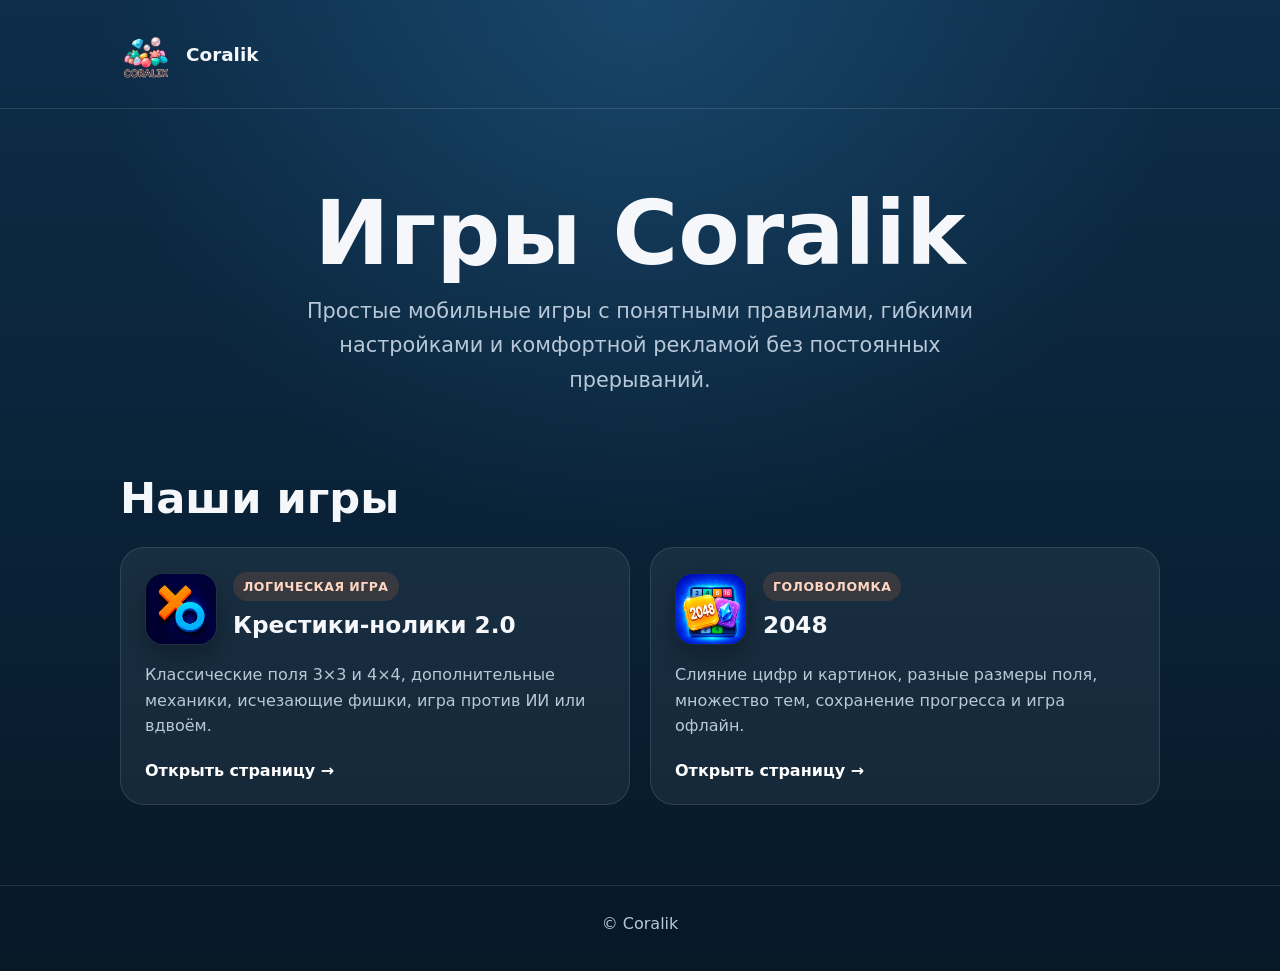
<file: index.html>
<!doctype html>
<html lang="ru">
<head>
  <meta charset="utf-8">
  <meta name="viewport" content="width=device-width, initial-scale=1">
  <title>Coralik — мобильные игры</title>
  <meta name="description" content="Coralik — простые мобильные игры для коротких и спокойных игровых сессий.">
  <style>
    :root{
      --bg:#071827;
      --bg2:#0d2d49;
      --card:rgba(255,255,255,.06);
      --line:rgba(255,255,255,.11);
      --text:#f5f7fb;
      --muted:#b8c8d8;
      --accent:#ff7b3f;
    }

    *{box-sizing:border-box}

    body{
      margin:0;
      min-height:100vh;
      font-family:Inter,system-ui,-apple-system,BlinkMacSystemFont,"Segoe UI",sans-serif;
      color:var(--text);
      background:
        radial-gradient(circle at top, rgba(52,135,194,.28), transparent 34rem),
        linear-gradient(180deg,var(--bg2),var(--bg));
    }

    a{color:inherit;text-decoration:none}

    .wrap{
      width:min(1040px,calc(100% - 32px));
      margin:auto;
    }

    header{
      padding:28px 0;
      border-bottom:1px solid var(--line);
    }

    .brand{
      display:flex;
      align-items:center;
      gap:14px;
      font-weight:800;
      font-size:1.15rem;
    }

    .brand img{
      width:52px;
      height:52px;
      object-fit:contain;
    }

    .hero{
      padding:82px 0 56px;
      text-align:center;
    }

    h1{
      margin:0 0 18px;
      font-size:clamp(2.5rem,8vw,5.6rem);
      line-height:.95;
    }

    .lead{
      max-width:680px;
      margin:0 auto;
      color:var(--muted);
      font-size:clamp(1.05rem,2vw,1.3rem);
      line-height:1.65;
    }

    .games{
      padding:20px 0 80px;
    }

    .games h2{
      margin:0 0 24px;
      font-size:clamp(1.7rem,4vw,2.7rem);
    }

    .grid{
      display:grid;
      grid-template-columns:repeat(2,minmax(0,1fr));
      gap:20px;
    }

    .card{
      display:block;
      padding:24px;
      border:1px solid var(--line);
      border-radius:24px;
      background:var(--card);
      transition:.2s ease;
    }

    .card:hover{
      transform:translateY(-3px);
      border-color:rgba(255,123,63,.55);
      background:rgba(255,255,255,.085);
    }

    .card-top{
      display:flex;
      align-items:center;
      gap:16px;
      margin-bottom:16px;
    }

    .app-icon{
      width:72px;
      height:72px;
      border-radius:18px;
      flex:0 0 72px;
      object-fit:cover;
      box-shadow:0 10px 25px rgba(0,0,0,.28);
      border:1px solid rgba(255,255,255,.08);
      background:#0a1f31;
    }

    .tag{
      display:inline-block;
      margin-bottom:10px;
      padding:7px 10px;
      border-radius:999px;
      background:rgba(255,123,63,.14);
      color:#ffd6c2;
      font-size:.78rem;
      font-weight:800;
      letter-spacing:.04em;
      text-transform:uppercase;
    }

    .card h3{
      margin:0 0 8px;
      font-size:1.45rem;
    }

    .card p{
      margin:0 0 22px;
      color:var(--muted);
      line-height:1.6;
    }

    .link{
      color:#fff;
      font-weight:800;
    }

    footer{
      padding:28px 0 38px;
      border-top:1px solid var(--line);
      color:var(--muted);
      text-align:center;
    }

    @media(max-width:700px){
      .grid{grid-template-columns:1fr}
      .hero{padding-top:60px}
      .card-top{align-items:flex-start}
      .app-icon{width:64px;height:64px;border-radius:16px;flex-basis:64px}
    }
  </style>
</head>
<body>
  <header>
    <div class="wrap">
      <a class="brand" href="./">
        <img src="assets/LOGO_CORALIK_1.png" alt="Coralik">
        <span>Coralik</span>
      </a>
    </div>
  </header>

  <main>
    <section class="hero wrap">
      <h1>Игры Coralik</h1>
      <p class="lead">
        Простые мобильные игры с понятными правилами, гибкими настройками
        и комфортной рекламой без постоянных прерываний.
      </p>
    </section>

    <section class="games wrap">
      <h2>Наши игры</h2>

      <div class="grid">
        <a class="card" href="games/tic-tac-toe/">
          <div class="card-top">
            <img class="app-icon" src="assets/icon_tictactoe.png" alt="Иконка Крестики-нолики 2.0">
            <div>
              <span class="tag">Логическая игра</span>
              <h3>Крестики-нолики 2.0</h3>
            </div>
          </div>
          <p>
            Классические поля 3×3 и 4×4, дополнительные механики,
            исчезающие фишки, игра против ИИ или вдвоём.
          </p>
          <span class="link">Открыть страницу →</span>
        </a>

        <a class="card" href="games/2048/">
          <div class="card-top">
            <img class="app-icon" src="assets/icon_2048.png" alt="Иконка 2048">
            <div>
              <span class="tag">Головоломка</span>
              <h3>2048</h3>
            </div>
          </div>
          <p>
            Слияние цифр и картинок, разные размеры поля,
            множество тем, сохранение прогресса и игра офлайн.
          </p>
          <span class="link">Открыть страницу →</span>
        </a>
      </div>
    </section>
  </main>

  <footer>
    <div class="wrap">© Coralik</div>
  </footer>
</body>
</html>
</file>
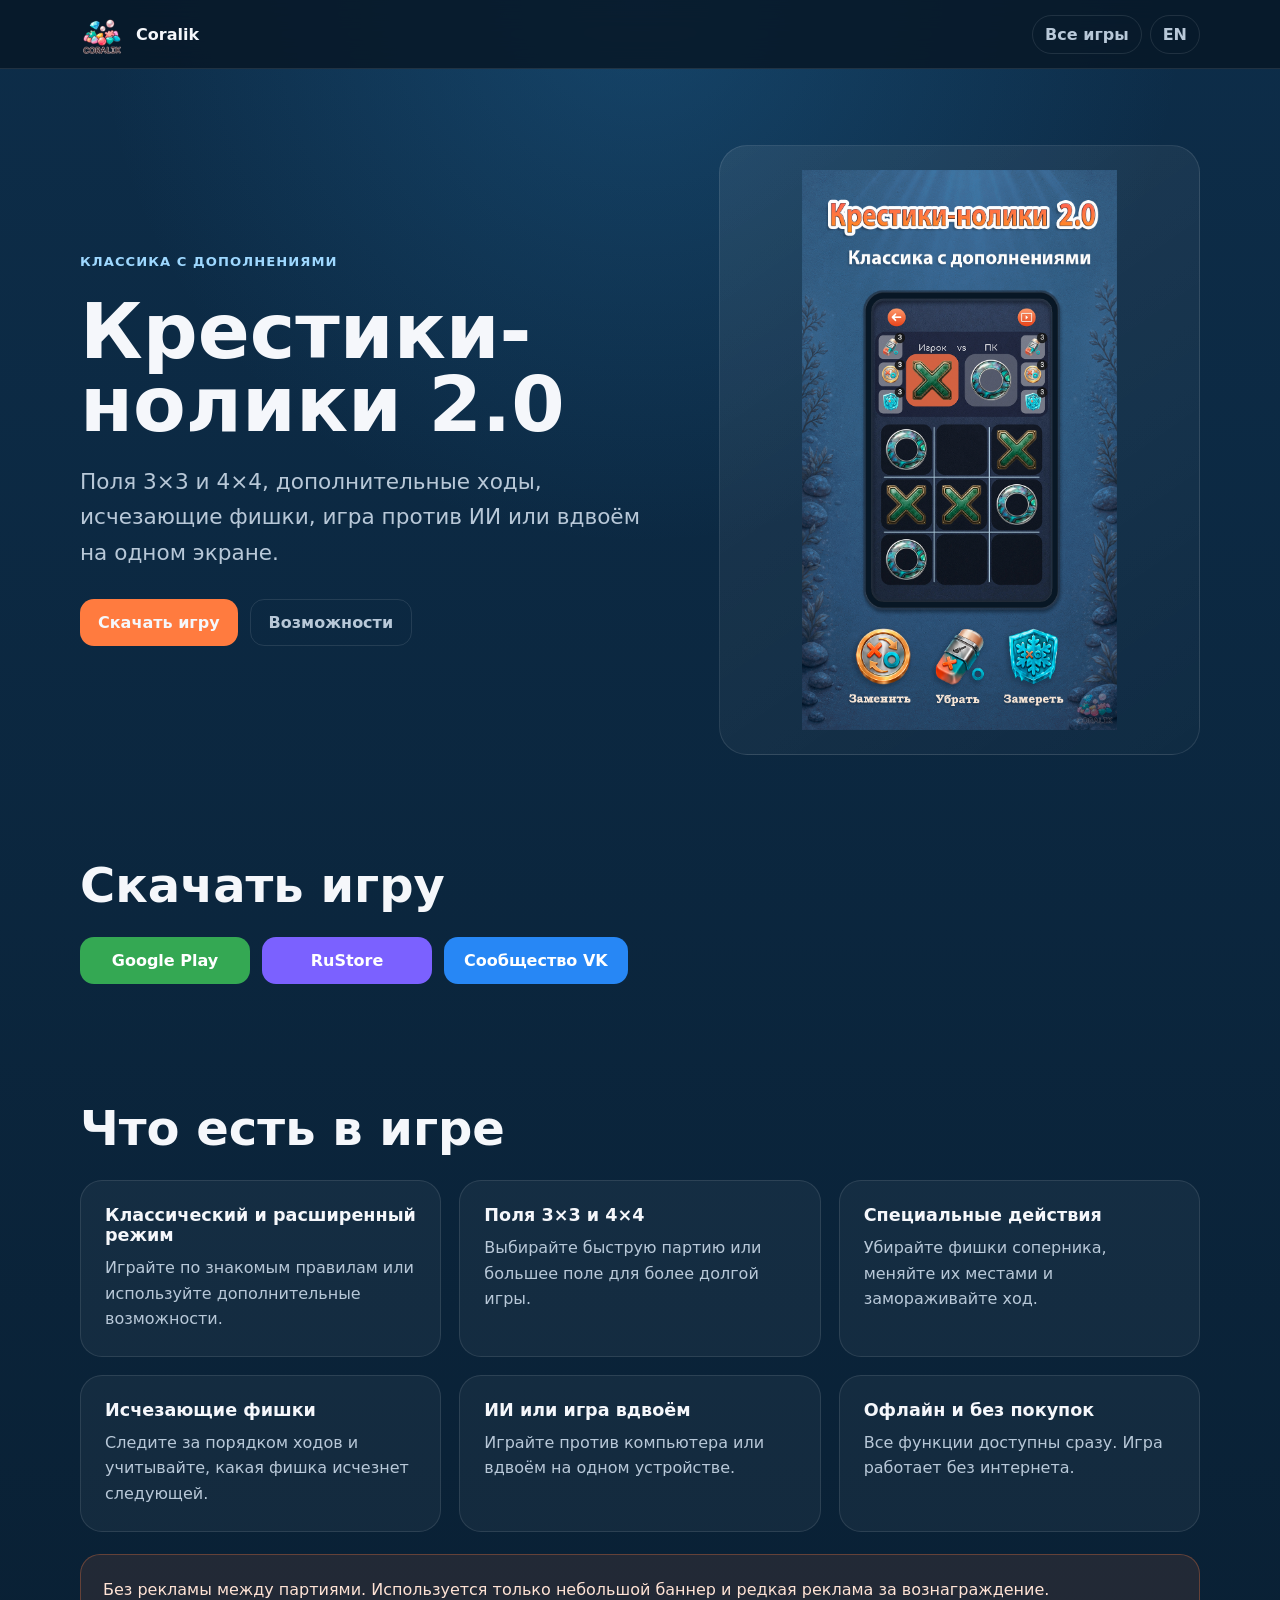
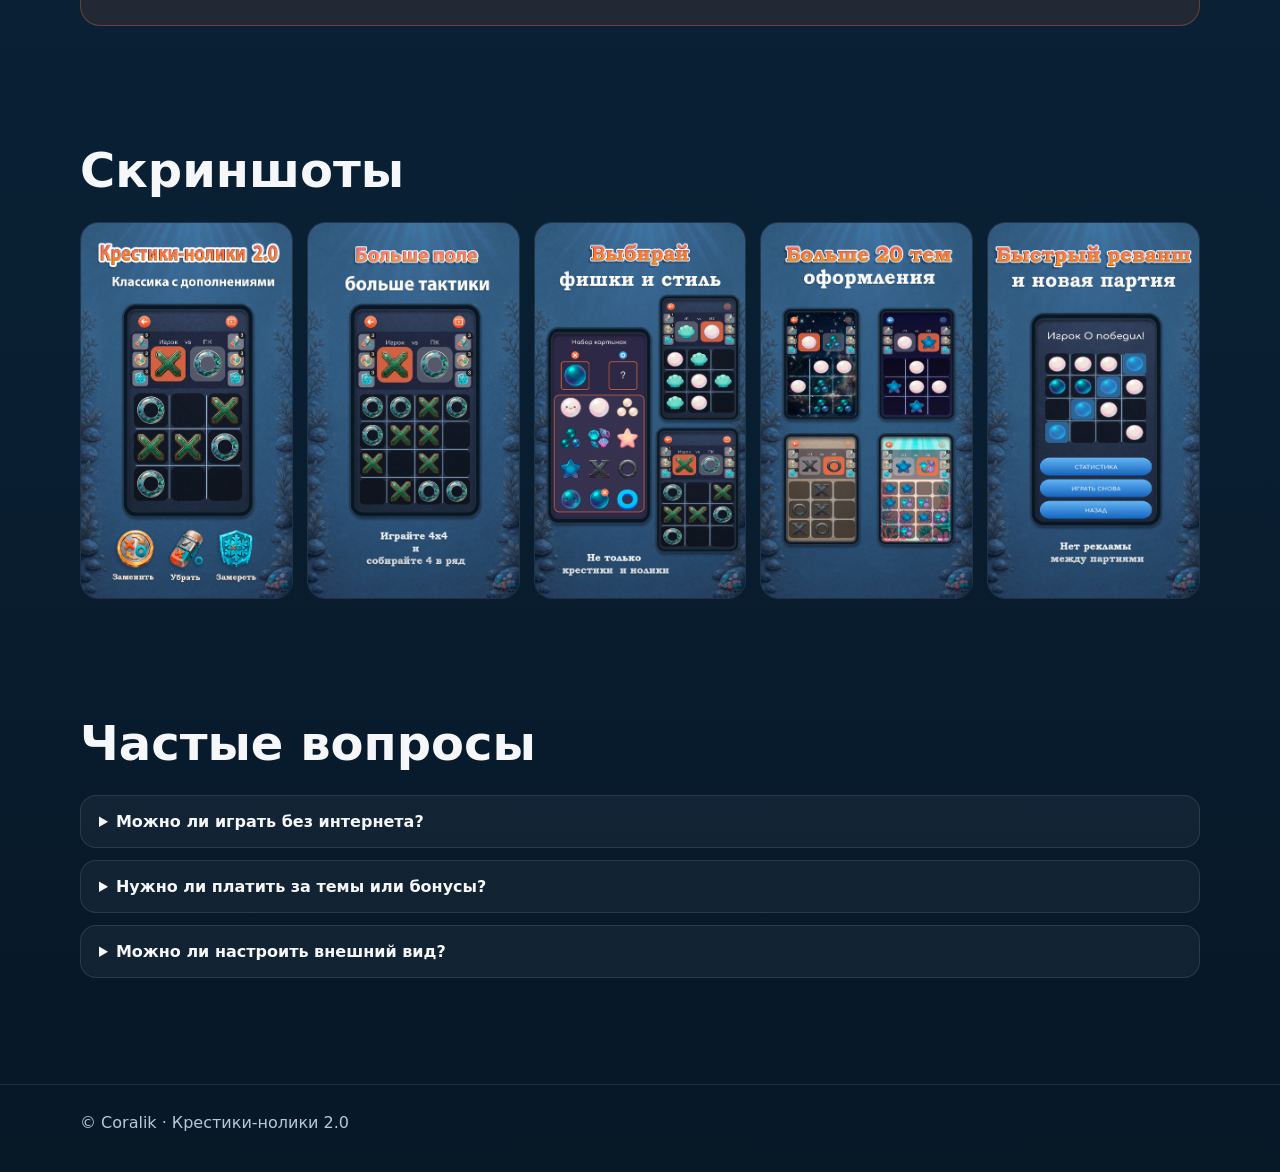
<file: games/tic-tac-toe/index.html>
<!doctype html>
<html lang="ru">
<head>
  <meta charset="utf-8">
  <meta name="viewport" content="width=device-width,initial-scale=1">
  <title>Coralik: Крестики-нолики 2.0</title>
  <meta name="description" content="Крестики-нолики 2.0: поля 3×3 и 4×4, дополнительные механики, игра против ИИ или вдвоём и офлайн-режим.">
  <link rel="stylesheet" href="styles.css">
</head>
<body>
<header>
  <div class="wrap nav">
    <a class="brand" href="../../index.html">
      <img src="../../assets/LOGO_CORALIK_1.png" alt="Coralik">
      <span>Coralik</span>
    </a>
    <div class="nav-right">
      <a class="nav-link home" href="../../index.html">Все игры</a>
      <a class="lang" href="en.html">EN</a>
    </div>
  </div>
</header>

<main>
  <section class="wrap hero">
    <div>
      <div class="kicker">Классика с дополнениями</div>
      <h1>Крестики-нолики 2.0</h1>
      <p class="lead">Поля 3×3 и 4×4, дополнительные ходы, исчезающие фишки, игра против ИИ или вдвоём на одном экране.</p>
      <div class="actions">
        <a class="btn primary" href="#download">Скачать игру</a>
        <a class="btn secondary" href="#features">Возможности</a>
      </div>
    </div>
    <div class="hero-card"><img src="assets/SS_ru_1.png" alt="Крестики-нолики 2.0"></div>
  </section>

  <section id="download" class="section"><div class="wrap">
    <h2>Скачать игру</h2>
    <div class="store-links">
      <a class="store-button google" href="https://play.google.com/store/apps/details?id=com.coralik.tictactoe" target="_blank" rel="noopener">Google Play</a>
      <a class="store-button rustore" href="https://www.rustore.ru/catalog/app/com.coralik.tictactoe" target="_blank" rel="noopener">RuStore</a>
      <a class="store-button vk" href="https://vk.ru/coralik_game" target="_blank" rel="noopener">Сообщество VK</a>
    </div>
  </div></section>

  <section id="features" class="section"><div class="wrap">
    <h2>Что есть в игре</h2>
    <div class="grid">
      <div class="card"><h3>Классический и расширенный режим</h3><p>Играйте по знакомым правилам или используйте дополнительные возможности.</p></div>
      <div class="card"><h3>Поля 3×3 и 4×4</h3><p>Выбирайте быструю партию или большее поле для более долгой игры.</p></div>
      <div class="card"><h3>Специальные действия</h3><p>Убирайте фишки соперника, меняйте их местами и замораживайте ход.</p></div>
      <div class="card"><h3>Исчезающие фишки</h3><p>Следите за порядком ходов и учитывайте, какая фишка исчезнет следующей.</p></div>
      <div class="card"><h3>ИИ или игра вдвоём</h3><p>Играйте против компьютера или вдвоём на одном устройстве.</p></div>
      <div class="card"><h3>Офлайн и без покупок</h3><p>Все функции доступны сразу. Игра работает без интернета.</p></div>
    </div>
    <div class="note">Без рекламы между партиями. Используется только небольшой баннер и редкая реклама за вознаграждение.</div>
  </div></section>

  <section class="section"><div class="wrap">
    <h2>Скриншоты</h2>
    <div class="gallery">
      <img src="assets/SS_ru_1.png" alt="">
      <img src="assets/SS_ru_2.png" alt="">
      <img src="assets/SS_ru_3.png" alt="">
      <img src="assets/SS_ru_4.png" alt="">
      <img src="assets/SS_ru_5.png" alt="">
    </div>
  </div></section>

  <section class="section"><div class="wrap">
    <h2>Частые вопросы</h2>
    <div class="faq">
      <details><summary>Можно ли играть без интернета?</summary><p>Да. Игра полностью работает офлайн.</p></details>
      <details><summary>Нужно ли платить за темы или бонусы?</summary><p>Нет. Все функции доступны сразу, встроенных покупок и подписок нет.</p></details>
      <details><summary>Можно ли настроить внешний вид?</summary><p>Да. Можно выбрать фон, оформление поля и внешний вид крестиков и ноликов.</p></details>
    </div>
  </div></section>
</main>

<footer><div class="wrap">© Coralik · Крестики-нолики 2.0</div></footer>
</body>
</html>
</file>
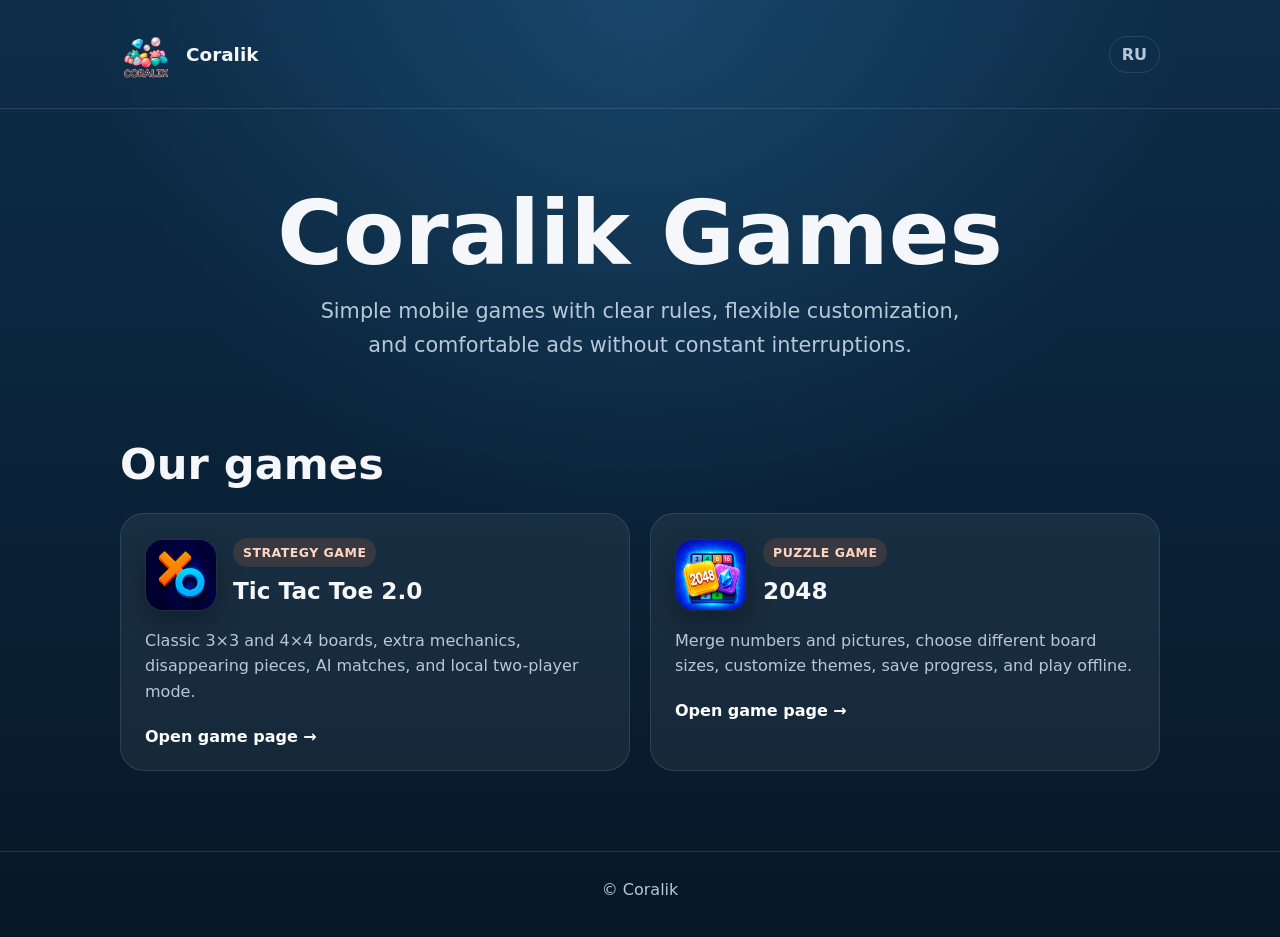
<file: en.html>
<!doctype html>
<html lang="en">
<head>
  <meta charset="utf-8">
  <meta name="viewport" content="width=device-width, initial-scale=1">
  <title>Coralik — Mobile Games</title>
  <meta name="description" content="Coralik creates simple mobile games with clear rules, flexible customization, and comfortable ads.">
  <style>
    :root{
      --bg:#071827;
      --bg2:#0d2d49;
      --card:rgba(255,255,255,.06);
      --line:rgba(255,255,255,.11);
      --text:#f5f7fb;
      --muted:#b8c8d8;
      --accent:#ff7b3f;
    }

    *{box-sizing:border-box}

    body{
      margin:0;
      min-height:100vh;
      font-family:Inter,system-ui,-apple-system,BlinkMacSystemFont,"Segoe UI",sans-serif;
      color:var(--text);
      background:
        radial-gradient(circle at top, rgba(52,135,194,.28), transparent 34rem),
        linear-gradient(180deg,var(--bg2),var(--bg));
    }

    a{color:inherit;text-decoration:none}

    .wrap{
      width:min(1040px,calc(100% - 32px));
      margin:auto;
    }

    header{
      padding:28px 0;
      border-bottom:1px solid var(--line);
    }

    .header-row{
      display:flex;
      align-items:center;
      justify-content:space-between;
      gap:20px;
    }

    .brand{
      display:flex;
      align-items:center;
      gap:14px;
      font-weight:800;
      font-size:1.15rem;
    }

    .brand img{
      width:52px;
      height:52px;
      object-fit:contain;
    }

    .language{
      padding:8px 12px;
      border:1px solid var(--line);
      border-radius:999px;
      color:var(--muted);
      font-weight:700;
    }

    .language:hover{
      border-color:rgba(255,123,63,.55);
      color:var(--text);
    }

    .hero{
      padding:82px 0 56px;
      text-align:center;
    }

    h1{
      margin:0 0 18px;
      font-size:clamp(2.5rem,8vw,5.6rem);
      line-height:.95;
    }

    .lead{
      max-width:680px;
      margin:0 auto;
      color:var(--muted);
      font-size:clamp(1.05rem,2vw,1.3rem);
      line-height:1.65;
    }

    .games{
      padding:20px 0 80px;
    }

    .games h2{
      margin:0 0 24px;
      font-size:clamp(1.7rem,4vw,2.7rem);
    }

    .grid{
      display:grid;
      grid-template-columns:repeat(2,minmax(0,1fr));
      gap:20px;
    }

    .card{
      display:block;
      padding:24px;
      border:1px solid var(--line);
      border-radius:24px;
      background:var(--card);
      transition:.2s ease;
    }

    .card:hover{
      transform:translateY(-3px);
      border-color:rgba(255,123,63,.55);
      background:rgba(255,255,255,.085);
    }

    .card-top{
      display:flex;
      align-items:center;
      gap:16px;
      margin-bottom:16px;
    }

    .app-icon{
      width:72px;
      height:72px;
      border-radius:18px;
      flex:0 0 72px;
      object-fit:cover;
      box-shadow:0 10px 25px rgba(0,0,0,.28);
      border:1px solid rgba(255,255,255,.08);
      background:#0a1f31;
    }

    .tag{
      display:inline-block;
      margin-bottom:10px;
      padding:7px 10px;
      border-radius:999px;
      background:rgba(255,123,63,.14);
      color:#ffd6c2;
      font-size:.78rem;
      font-weight:800;
      letter-spacing:.04em;
      text-transform:uppercase;
    }

    .card h3{
      margin:0 0 8px;
      font-size:1.45rem;
    }

    .card p{
      margin:0 0 22px;
      color:var(--muted);
      line-height:1.6;
    }

    .link{
      color:#fff;
      font-weight:800;
    }

    footer{
      padding:28px 0 38px;
      border-top:1px solid var(--line);
      color:var(--muted);
      text-align:center;
    }

    @media(max-width:700px){
      .grid{grid-template-columns:1fr}
      .hero{padding-top:60px}
      .card-top{align-items:flex-start}
      .app-icon{width:64px;height:64px;border-radius:16px;flex-basis:64px}
    }
  </style>
</head>
<body>
  <header>
    <div class="wrap header-row">
      <a class="brand" href="./">
        <img src="assets/LOGO_CORALIK_1.png" alt="Coralik">
        <span>Coralik</span>
      </a>
      <a class="language" href="index.html">RU</a>
    </div>
  </header>

  <main>
    <section class="hero wrap">
      <h1>Coralik Games</h1>
      <p class="lead">
        Simple mobile games with clear rules, flexible customization,
        and comfortable ads without constant interruptions.
      </p>
    </section>

    <section class="games wrap">
      <h2>Our games</h2>

      <div class="grid">
        <a class="card" href="games/tic-tac-toe/en.html">
          <div class="card-top">
            <img class="app-icon" src="assets/icon_tictactoe.png" alt="Tic Tac Toe 2.0 app icon">
            <div>
              <span class="tag">Strategy game</span>
              <h3>Tic Tac Toe 2.0</h3>
            </div>
          </div>
          <p>
            Classic 3×3 and 4×4 boards, extra mechanics,
            disappearing pieces, AI matches, and local two-player mode.
          </p>
          <span class="link">Open game page →</span>
        </a>

        <a class="card" href="games/2048/en.html">
          <div class="card-top">
            <img class="app-icon" src="assets/icon_2048.png" alt="2048 app icon">
            <div>
              <span class="tag">Puzzle game</span>
              <h3>2048</h3>
            </div>
          </div>
          <p>
            Merge numbers and pictures, choose different board sizes,
            customize themes, save progress, and play offline.
          </p>
          <span class="link">Open game page →</span>
        </a>
      </div>
    </section>
  </main>

  <footer>
    <div class="wrap">© Coralik</div>
  </footer>
</body>
</html>
</file>
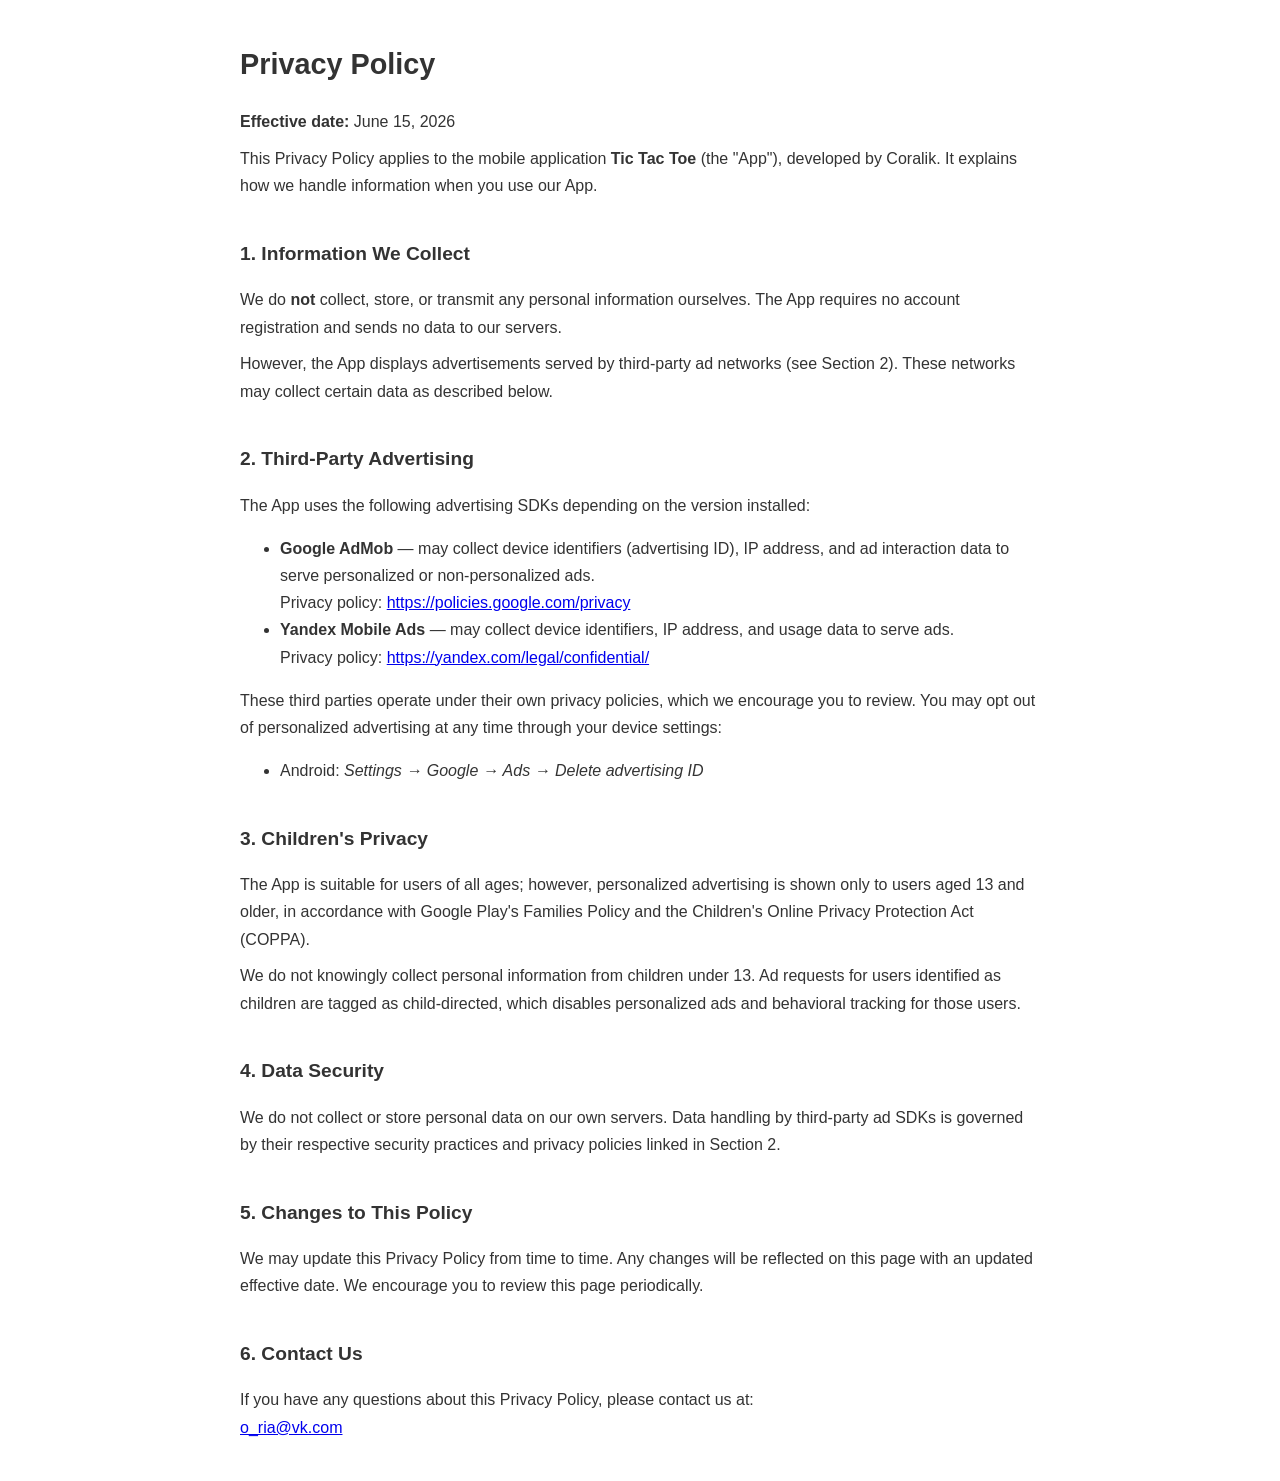
<file: privacy_policy.html>
<!DOCTYPE html>
<html lang="en">
<head>
  <meta charset="UTF-8" />
  <meta name="viewport" content="width=device-width, initial-scale=1.0" />
  <title>Privacy Policy — Tic Tac Toe</title>
  <style>
    body {
      font-family: Arial, sans-serif;
      max-width: 800px;
      margin: 40px auto;
      padding: 0 20px;
      color: #333;
      line-height: 1.7;
    }
    h1 { font-size: 1.8em; }
    h2 { font-size: 1.2em; margin-top: 2em; }
    p  { margin: 0.6em 0; }
  </style>
</head>
<body>

  <h1>Privacy Policy</h1>
  <p><strong>Effective date:</strong> June 15, 2026</p>
  <p>
    This Privacy Policy applies to the mobile application <strong>Tic Tac Toe</strong>
    (the "App"), developed by Coralik. It explains how we handle information when
    you use our App.
  </p>

  <h2>1. Information We Collect</h2>
  <p>
    We do <strong>not</strong> collect, store, or transmit any personal information
    ourselves. The App requires no account registration and sends no data to our
    servers.
  </p>
  <p>
    However, the App displays advertisements served by third-party ad networks
    (see Section 2). These networks may collect certain data as described below.
  </p>

  <h2>2. Third-Party Advertising</h2>
  <p>
    The App uses the following advertising SDKs depending on the version installed:
  </p>
  <ul>
    <li>
      <strong>Google AdMob</strong> — may collect device identifiers (advertising ID),
      IP address, and ad interaction data to serve personalized or non-personalized ads.<br />
      Privacy policy: <a href="https://policies.google.com/privacy" target="_blank">https://policies.google.com/privacy</a>
    </li>
    <li>
      <strong>Yandex Mobile Ads</strong> — may collect device identifiers, IP address,
      and usage data to serve ads.<br />
      Privacy policy: <a href="https://yandex.com/legal/confidential/" target="_blank">https://yandex.com/legal/confidential/</a>
    </li>
  </ul>
  <p>
    These third parties operate under their own privacy policies, which we encourage
    you to review. You may opt out of personalized advertising at any time through
    your device settings:
  </p>
  <ul>
    <li>Android: <em>Settings → Google → Ads → Delete advertising ID</em></li>
  </ul>

  <h2>3. Children's Privacy</h2>
  <p>
    The App is suitable for users of all ages; however, personalized advertising
    is shown only to users aged 13 and older, in accordance with Google Play's
    Families Policy and the Children's Online Privacy Protection Act (COPPA).
  </p>
  <p>
    We do not knowingly collect personal information from children under 13.
    Ad requests for users identified as children are tagged as child-directed,
    which disables personalized ads and behavioral tracking for those users.
  </p>

  <h2>4. Data Security</h2>
  <p>
    We do not collect or store personal data on our own servers. Data handling
    by third-party ad SDKs is governed by their respective security practices
    and privacy policies linked in Section 2.
  </p>

  <h2>5. Changes to This Policy</h2>
  <p>
    We may update this Privacy Policy from time to time. Any changes will be
    reflected on this page with an updated effective date. We encourage you to
    review this page periodically.
  </p>

  <h2>6. Contact Us</h2>
  <p>
    If you have any questions about this Privacy Policy, please contact us at:<br />
    <a href="mailto:o_ria@vk.com">o_ria@vk.com</a>
  </p>

</body>
</html>
</file>
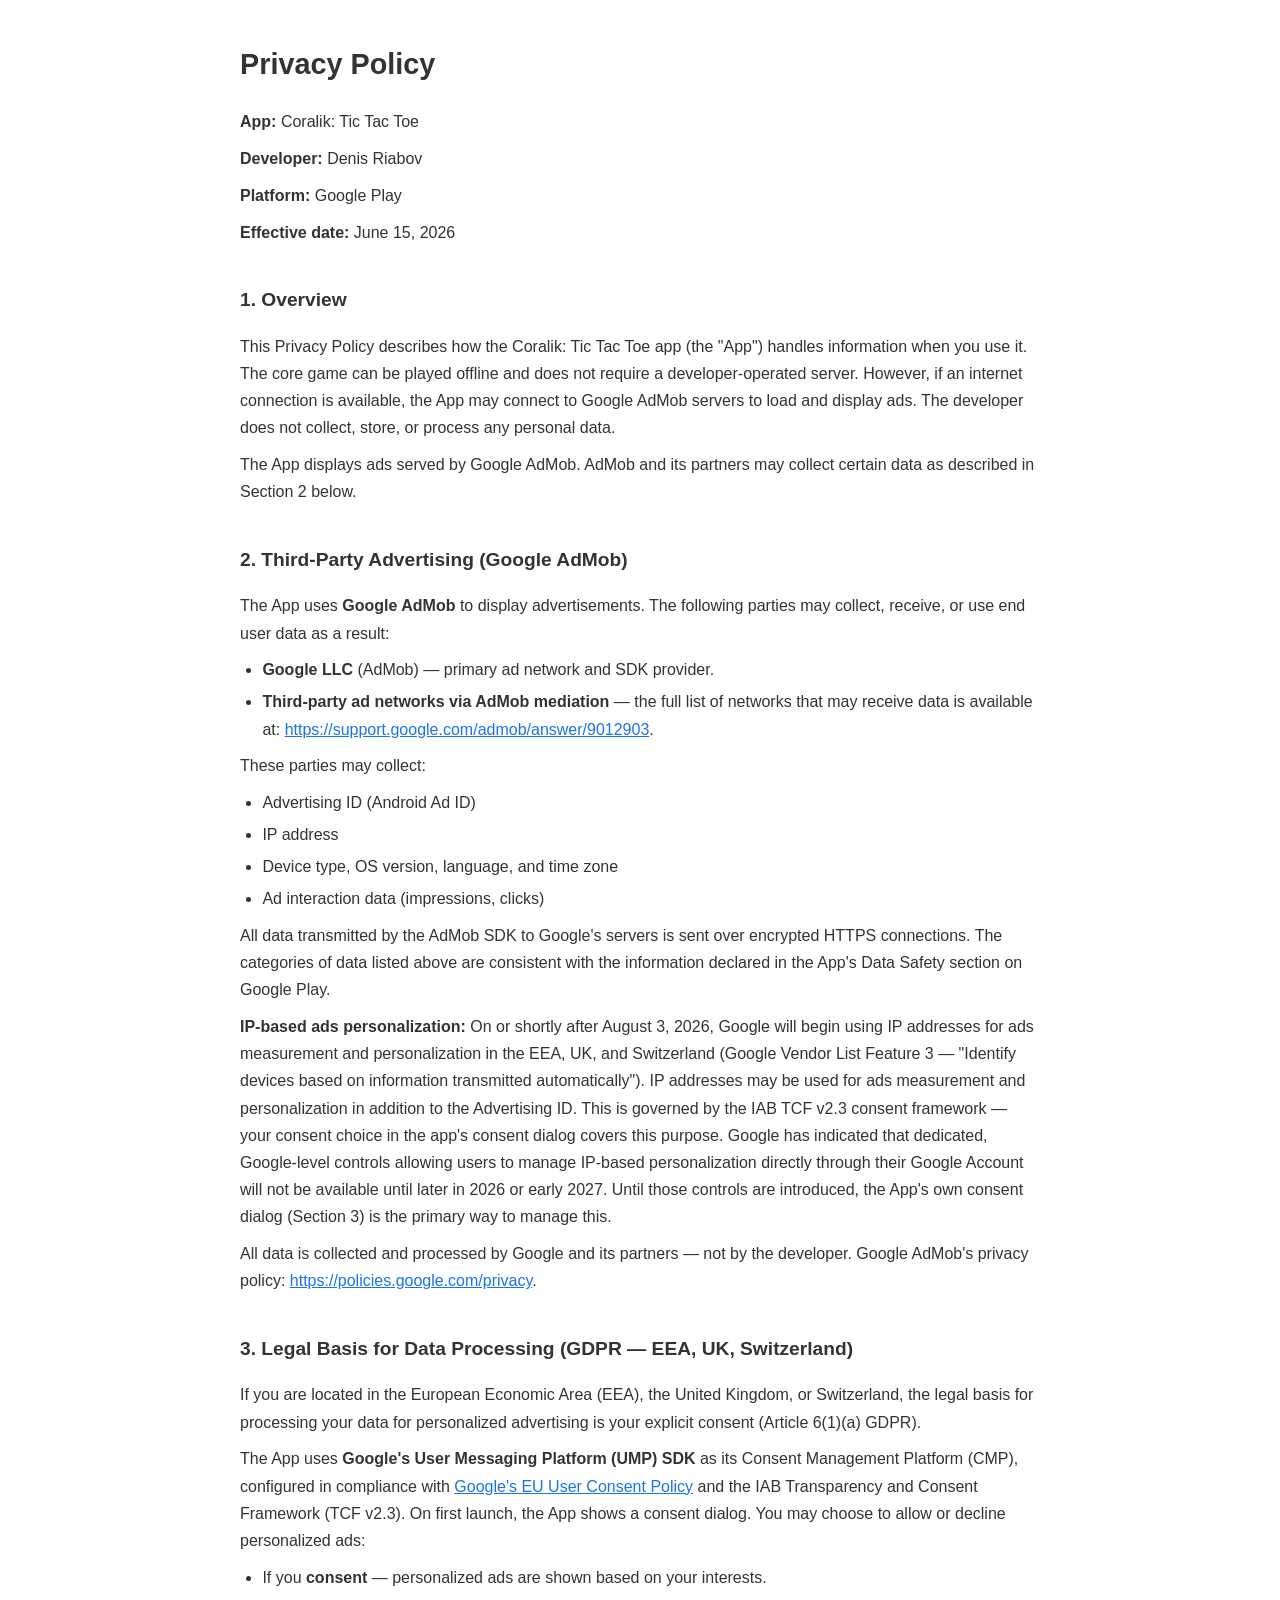
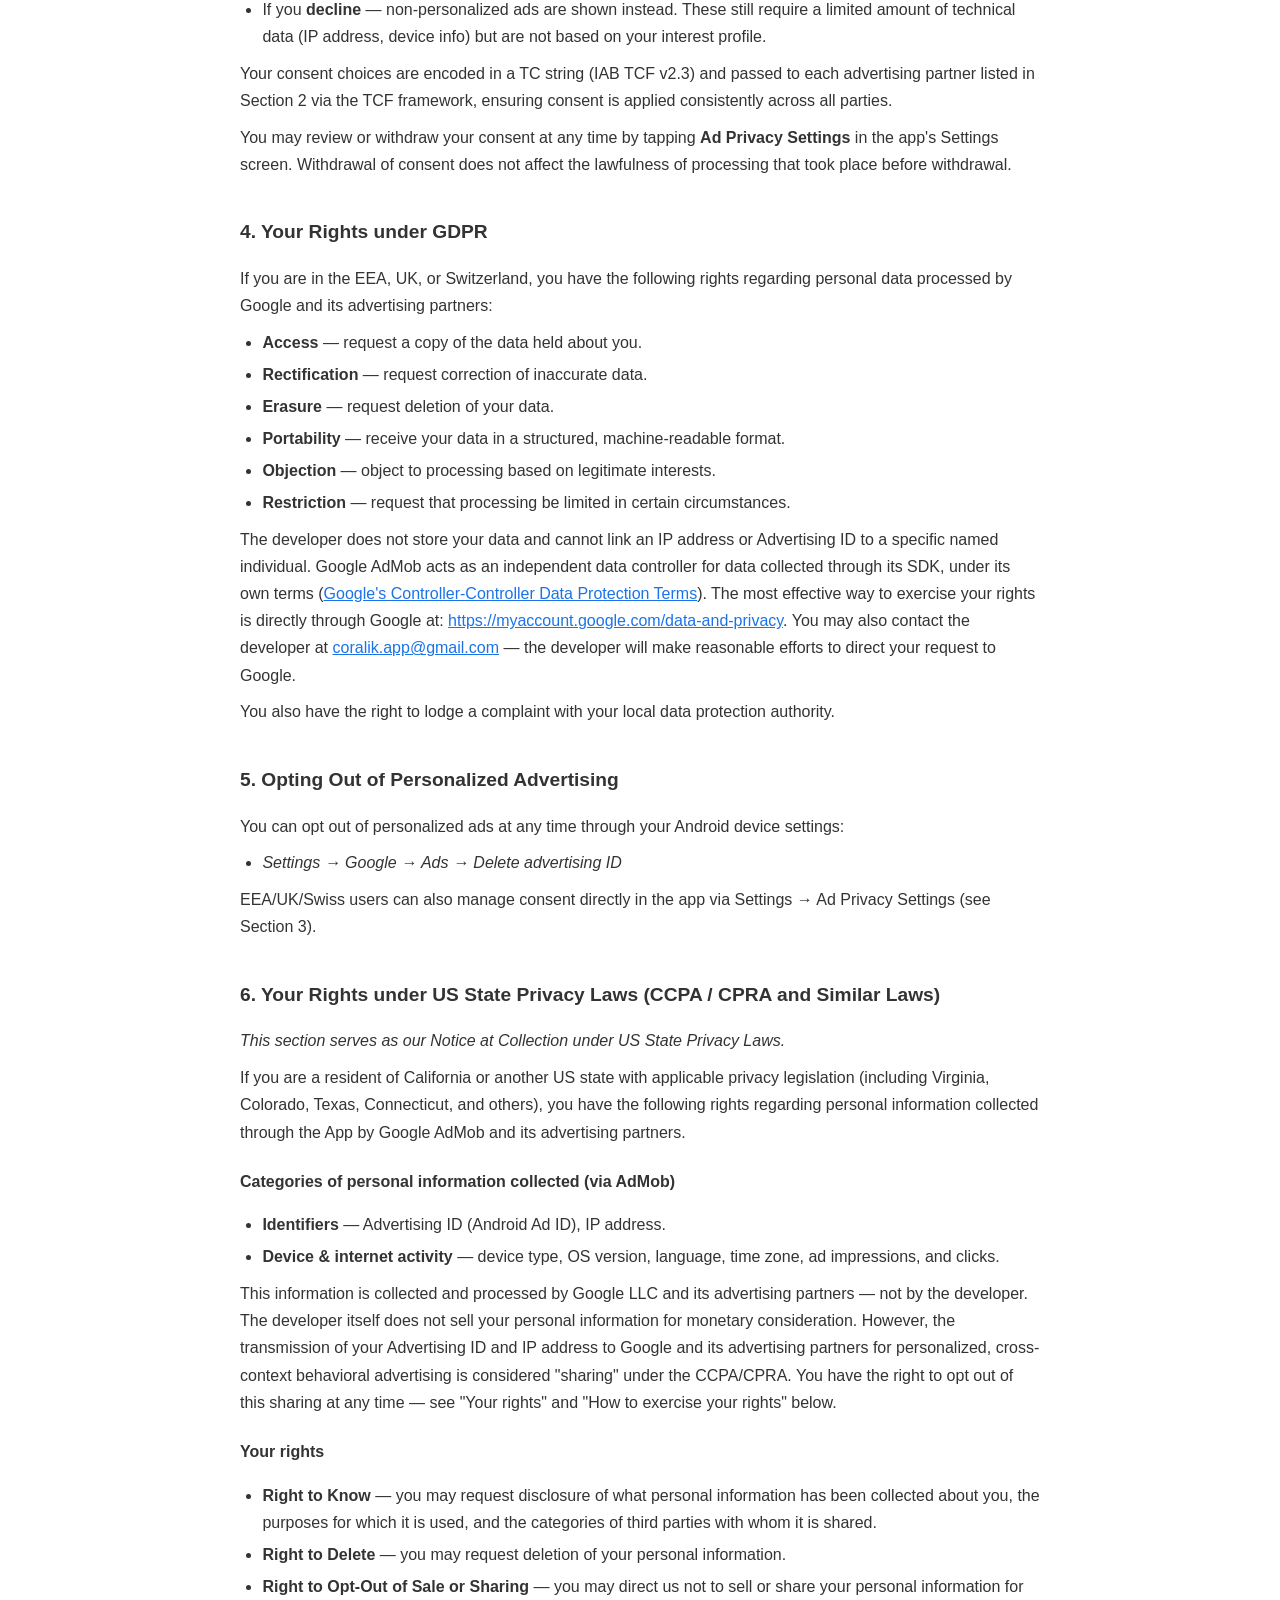
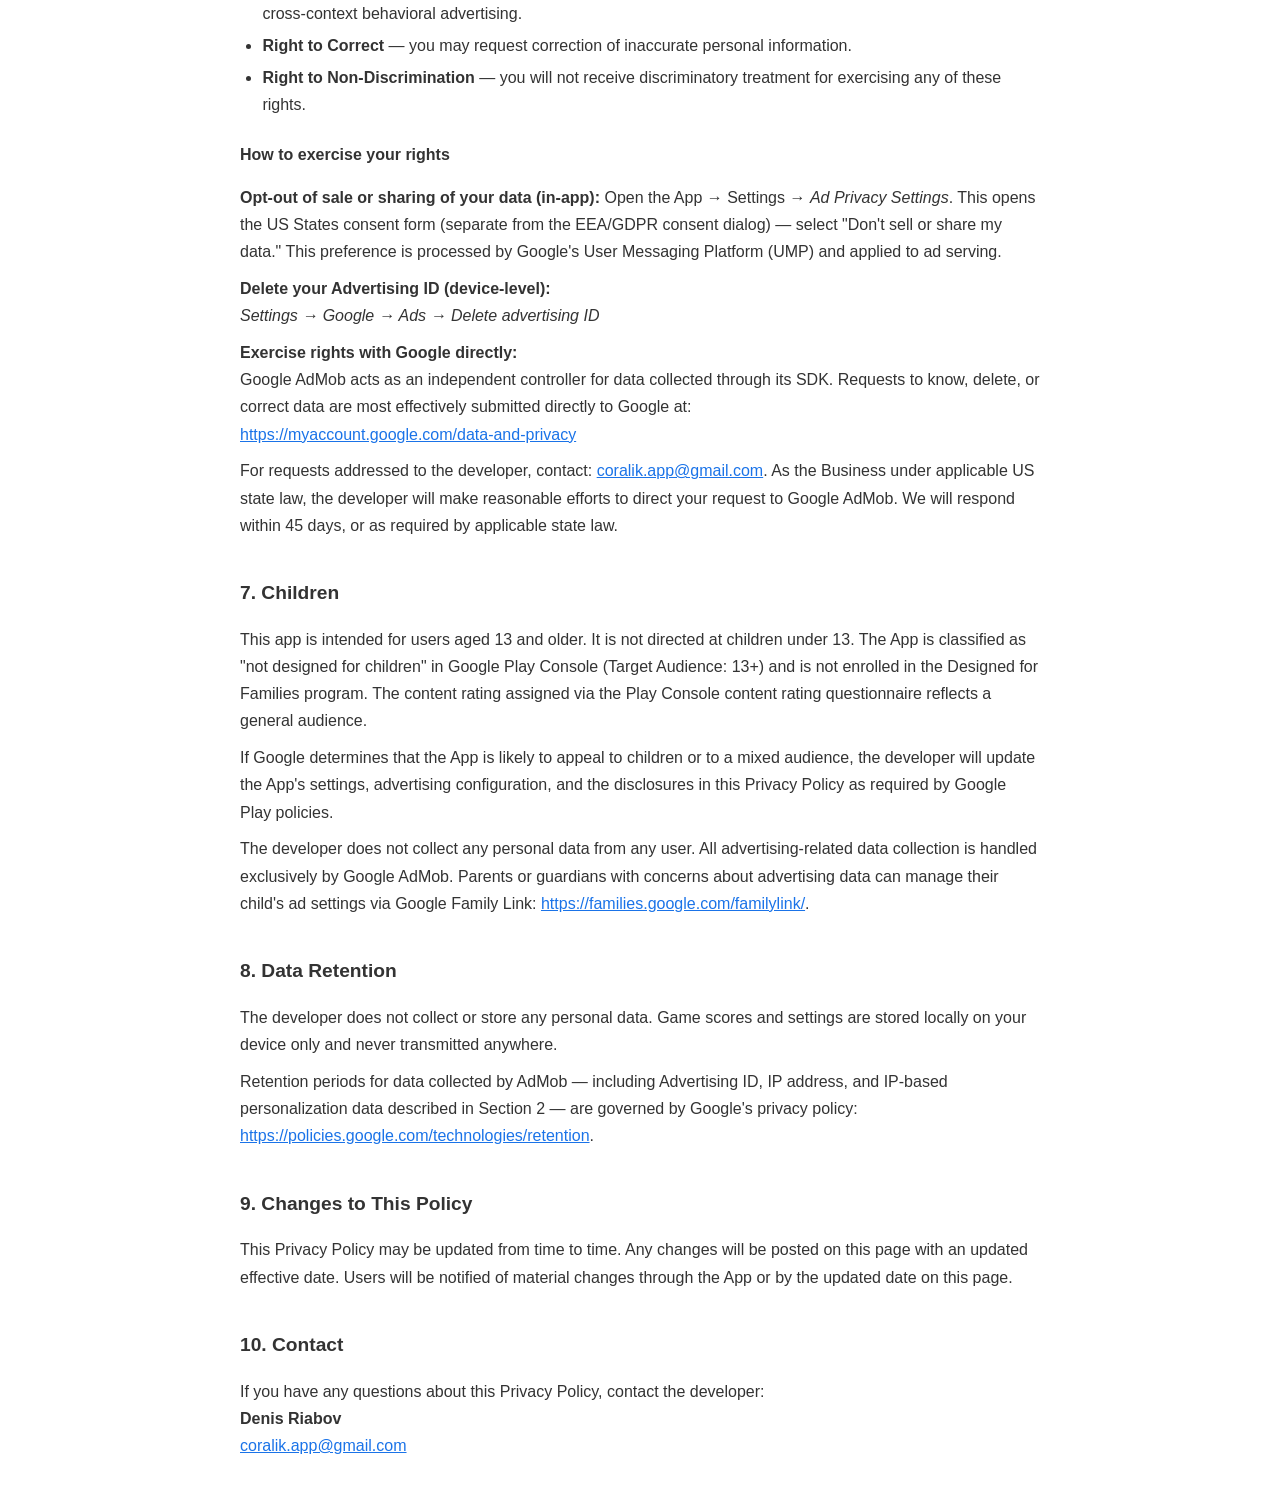
<file: privacy_policy_googleplay.html>
<!DOCTYPE html>
<html lang="en">
<head>
  <meta charset="UTF-8" />
  <meta name="viewport" content="width=device-width, initial-scale=1.0" />
  <title>Privacy Policy — Coralik: Tic Tac Toe (Google Play)</title>
  <style>
    body {
      font-family: Arial, sans-serif;
      max-width: 800px;
      margin: 40px auto;
      padding: 0 20px;
      color: #333;
      line-height: 1.7;
    }
    h1 { font-size: 1.8em; }
    h2 { font-size: 1.2em; margin-top: 2em; }
    h3 { font-size: 1.0em; margin-top: 1.4em; }
    p  { margin: 0.6em 0; }
    ul { margin: 0.6em 0; padding-left: 1.4em; }
    li { margin: 0.3em 0; }
    a  { color: #1a73e8; }
  </style>
</head>
<body>

  <h1>Privacy Policy</h1>
  <p><strong>App:</strong> Coralik: Tic Tac Toe</p>
  <p><strong>Developer:</strong> Denis Riabov</p>
  <p><strong>Platform:</strong> Google Play</p>
  <p><strong>Effective date:</strong> June 15, 2026</p>

  <h2>1. Overview</h2>
  <p>
    This Privacy Policy describes how the Coralik: Tic Tac Toe app (the "App") handles information
    when you use it. The core game can be played offline and does not require a
    developer-operated server. However, if an internet connection is available, the App
    may connect to Google AdMob servers to load and display ads. The developer does not
    collect, store, or process any personal data.
  </p>
  <p>
    The App displays ads served by Google AdMob. AdMob and its partners may collect
    certain data as described in Section 2 below.
  </p>

  <h2>2. Third-Party Advertising (Google AdMob)</h2>
  <p>
    The App uses <strong>Google AdMob</strong> to display advertisements. The following
    parties may collect, receive, or use end user data as a result:
  </p>
  <ul>
    <li><strong>Google LLC</strong> (AdMob) — primary ad network and SDK provider.</li>
    <li><strong>Third-party ad networks via AdMob mediation</strong> — the full list of
    networks that may receive data is available at:
    <a href="https://support.google.com/admob/answer/9012903" target="_blank">https://support.google.com/admob/answer/9012903</a>.</li>
  </ul>
  <p>These parties may collect:</p>
  <ul>
    <li>Advertising ID (Android Ad ID)</li>
    <li>IP address</li>
    <li>Device type, OS version, language, and time zone</li>
    <li>Ad interaction data (impressions, clicks)</li>
  </ul>
  <p>
    All data transmitted by the AdMob SDK to Google's servers is sent over encrypted
    HTTPS connections. The categories of data listed above are consistent with the
    information declared in the App's Data Safety section on Google Play.
  </p>
  <p>
    <strong>IP-based ads personalization:</strong> On or shortly after August 3, 2026, Google
    will begin using IP addresses for ads measurement and personalization in the EEA, UK,
    and Switzerland (Google Vendor List Feature 3 — "Identify devices based on information
    transmitted automatically"). IP addresses may be used for ads measurement and
    personalization in addition to the Advertising ID. This is governed by the IAB TCF
    v2.3 consent framework — your consent choice in the app's consent dialog covers
    this purpose. Google has indicated that dedicated, Google-level controls allowing
    users to manage IP-based personalization directly through their Google Account will
    not be available until later in 2026 or early 2027. Until those controls are introduced,
    the App's own consent dialog (Section 3) is the primary way to manage this.
  </p>
  <p>
    All data is collected and processed by Google and its partners — not by the developer.
    Google AdMob's privacy policy:
    <a href="https://policies.google.com/privacy" target="_blank">https://policies.google.com/privacy</a>.
  </p>

  <h2>3. Legal Basis for Data Processing (GDPR — EEA, UK, Switzerland)</h2>
  <p>
    If you are located in the European Economic Area (EEA), the United Kingdom, or
    Switzerland, the legal basis for processing your data for personalized advertising
    is your explicit consent (Article 6(1)(a) GDPR).
  </p>
  <p>
    The App uses <strong>Google's User Messaging Platform (UMP) SDK</strong> as its
    Consent Management Platform (CMP), configured in compliance with
    <a href="https://www.google.com/about/company/user-consent-policy/" target="_blank">Google's EU User Consent Policy</a>
    and the IAB Transparency and Consent Framework (TCF v2.3). On first launch, the App
    shows a consent dialog. You may choose to allow or decline personalized ads:
  </p>
  <ul>
    <li>If you <strong>consent</strong> — personalized ads are shown based on your interests.</li>
    <li>If you <strong>decline</strong> — non-personalized ads are shown instead. These still
    require a limited amount of technical data (IP address, device info) but are not based
    on your interest profile.</li>
  </ul>
  <p>
    Your consent choices are encoded in a TC string (IAB TCF v2.3) and passed to each
    advertising partner listed in Section 2 via the TCF framework, ensuring consent is
    applied consistently across all parties.
  </p>
  <p>
    You may review or withdraw your consent at any time by tapping
    <strong>Ad Privacy Settings</strong> in the app's Settings screen. Withdrawal of consent
    does not affect the lawfulness of processing that took place before withdrawal.
  </p>

  <h2>4. Your Rights under GDPR</h2>
  <p>
    If you are in the EEA, UK, or Switzerland, you have the following rights regarding
    personal data processed by Google and its advertising partners:
  </p>
  <ul>
    <li><strong>Access</strong> — request a copy of the data held about you.</li>
    <li><strong>Rectification</strong> — request correction of inaccurate data.</li>
    <li><strong>Erasure</strong> — request deletion of your data.</li>
    <li><strong>Portability</strong> — receive your data in a structured, machine-readable format.</li>
    <li><strong>Objection</strong> — object to processing based on legitimate interests.</li>
    <li><strong>Restriction</strong> — request that processing be limited in certain circumstances.</li>
  </ul>
  <p>
    The developer does not store your data and cannot link an IP address or Advertising ID
    to a specific named individual. Google AdMob acts as an independent data controller
    for data collected through its SDK, under its own terms
    (<a href="https://business.safety.google/controllerterms/" target="_blank">Google's Controller-Controller Data Protection Terms</a>).
    The most effective way to exercise your rights is directly through Google at:
    <a href="https://myaccount.google.com/data-and-privacy" target="_blank">https://myaccount.google.com/data-and-privacy</a>.
    You may also contact the developer at
    <a href="mailto:coralik.app@gmail.com">coralik.app@gmail.com</a> —
    the developer will make reasonable efforts to direct your request to Google.
  </p>
  <p>You also have the right to lodge a complaint with your local data protection authority.</p>

  <h2>5. Opting Out of Personalized Advertising</h2>
  <p>You can opt out of personalized ads at any time through your Android device settings:</p>
  <ul>
    <li><em>Settings → Google → Ads → Delete advertising ID</em></li>
  </ul>
  <p>
    EEA/UK/Swiss users can also manage consent directly in the app via
    Settings → Ad Privacy Settings (see Section 3).
  </p>

  <h2>6. Your Rights under US State Privacy Laws (CCPA / CPRA and Similar Laws)</h2>
  <p><em>This section serves as our Notice at Collection under US State Privacy Laws.</em></p>
  <p>
    If you are a resident of California or another US state with applicable privacy
    legislation (including Virginia, Colorado, Texas, Connecticut, and others), you
    have the following rights regarding personal information collected through the App
    by Google AdMob and its advertising partners.
  </p>

  <h3>Categories of personal information collected (via AdMob)</h3>
  <ul>
    <li><strong>Identifiers</strong> — Advertising ID (Android Ad ID), IP address.</li>
    <li><strong>Device &amp; internet activity</strong> — device type, OS version,
    language, time zone, ad impressions, and clicks.</li>
  </ul>
  <p>
    This information is collected and processed by Google LLC and its advertising
    partners — not by the developer. The developer itself does not sell your personal
    information for monetary consideration. However, the transmission of your
    Advertising ID and IP address to Google and its advertising partners for
    personalized, cross-context behavioral advertising is considered "sharing" under
    the CCPA/CPRA. You have the right to opt out of this sharing at any time — see
    "Your rights" and "How to exercise your rights" below.
  </p>

  <h3>Your rights</h3>
  <ul>
    <li><strong>Right to Know</strong> — you may request disclosure of what personal
    information has been collected about you, the purposes for which it is used, and the
    categories of third parties with whom it is shared.</li>
    <li><strong>Right to Delete</strong> — you may request deletion of your personal
    information.</li>
    <li><strong>Right to Opt-Out of Sale or Sharing</strong> — you may direct us not
    to sell or share your personal information for cross-context behavioral advertising.</li>
    <li><strong>Right to Correct</strong> — you may request correction of inaccurate
    personal information.</li>
    <li><strong>Right to Non-Discrimination</strong> — you will not receive
    discriminatory treatment for exercising any of these rights.</li>
  </ul>

  <h3>How to exercise your rights</h3>
  <p>
    <strong>Opt-out of sale or sharing of your data (in-app):</strong> Open the App →
    Settings → <em>Ad Privacy Settings</em>. This opens the US States consent form
    (separate from the EEA/GDPR consent dialog) — select "Don't sell or share my data."
    This preference is processed by Google's User Messaging Platform (UMP) and applied
    to ad serving.
  </p>
  <p>
    <strong>Delete your Advertising ID (device-level):</strong><br />
    <em>Settings → Google → Ads → Delete advertising ID</em>
  </p>
  <p>
    <strong>Exercise rights with Google directly:</strong><br />
    Google AdMob acts as an independent controller for data collected through its SDK.
    Requests to know, delete, or correct data are most effectively submitted directly
    to Google at:<br />
    <a href="https://myaccount.google.com/data-and-privacy" target="_blank">
    https://myaccount.google.com/data-and-privacy</a>
  </p>
  <p>
    For requests addressed to the developer, contact:
    <a href="mailto:coralik.app@gmail.com">coralik.app@gmail.com</a>.
    As the Business under applicable US state law, the developer will make reasonable
    efforts to direct your request to Google AdMob. We will respond within 45 days,
    or as required by applicable state law.
  </p>

  <h2>7. Children</h2>
  <p>
    This app is intended for users aged 13 and older. It is not directed at children
    under 13. The App is classified as "not designed for children" in Google Play Console
    (Target Audience: 13+) and is not enrolled in the Designed for Families program.
    The content rating assigned via the Play Console content rating questionnaire reflects
    a general audience.
  </p>
  <p>
    If Google determines that the App is likely to appeal to children or to a mixed
    audience, the developer will update the App's settings, advertising configuration,
    and the disclosures in this Privacy Policy as required by Google Play policies.
  </p>
  <p>
    The developer does not collect any personal data from any user. All advertising-related
    data collection is handled exclusively by Google AdMob. Parents or guardians with
    concerns about advertising data can manage their child's ad settings via Google Family Link:
    <a href="https://families.google.com/familylink/" target="_blank">https://families.google.com/familylink/</a>.
  </p>

  <h2>8. Data Retention</h2>
  <p>
    The developer does not collect or store any personal data. Game scores and settings
    are stored locally on your device only and never transmitted anywhere.
  </p>
  <p>
    Retention periods for data collected by AdMob — including Advertising ID, IP address,
    and IP-based personalization data described in Section 2 — are governed by Google's
    privacy policy:
    <a href="https://policies.google.com/technologies/retention" target="_blank">https://policies.google.com/technologies/retention</a>.
  </p>

  <h2>9. Changes to This Policy</h2>
  <p>
    This Privacy Policy may be updated from time to time. Any changes will be posted on
    this page with an updated effective date. Users will be notified of material changes
    through the App or by the updated date on this page.
  </p>

  <h2>10. Contact</h2>
  <p>
    If you have any questions about this Privacy Policy, contact the developer:<br />
    <strong>Denis Riabov</strong><br />
    <a href="mailto:coralik.app@gmail.com">coralik.app@gmail.com</a>
  </p>

</body>
</html>
</file>
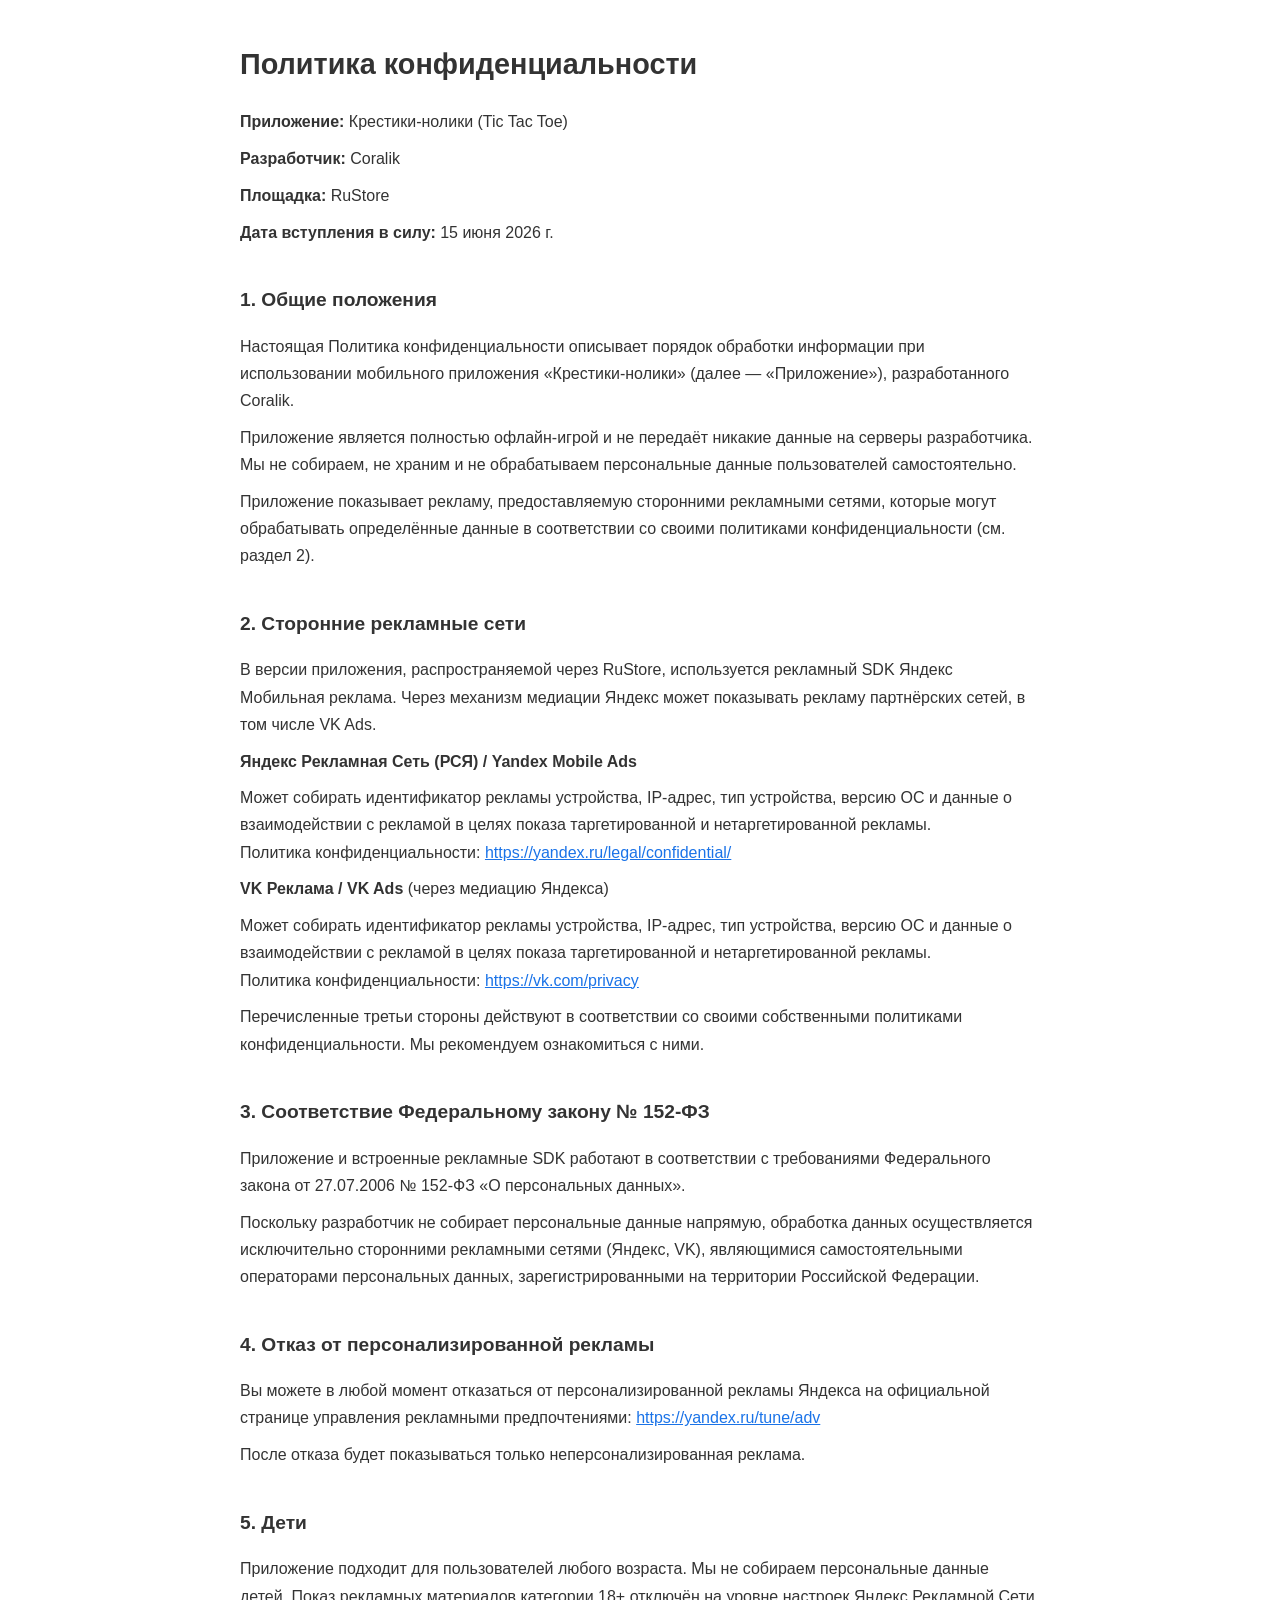
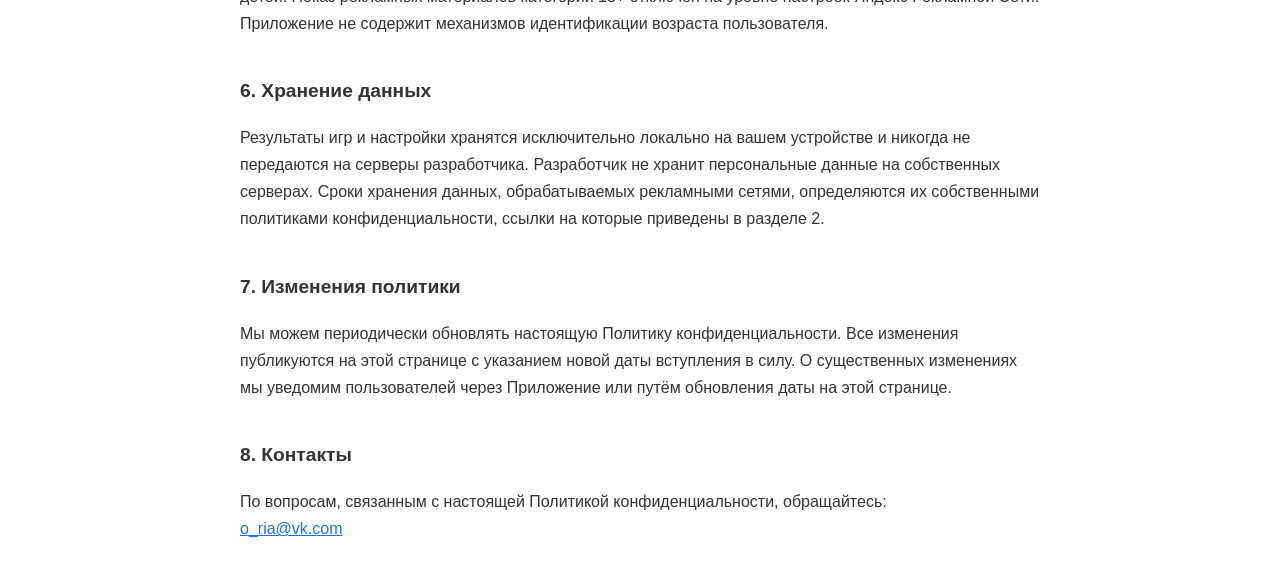
<file: privacy_policy_rustore.html>
<!DOCTYPE html>
<html lang="ru">
<head>
  <meta charset="UTF-8" />
  <meta name="viewport" content="width=device-width, initial-scale=1.0" />
  <title>Политика конфиденциальности — Крестики-нолики (RuStore)</title>
  <style>
    body {
      font-family: Arial, sans-serif;
      max-width: 800px;
      margin: 40px auto;
      padding: 0 20px;
      color: #333;
      line-height: 1.7;
    }
    h1 { font-size: 1.8em; }
    h2 { font-size: 1.2em; margin-top: 2em; }
    p  { margin: 0.6em 0; }
    ul { margin: 0.6em 0; padding-left: 1.4em; }
    li { margin: 0.3em 0; }
    a  { color: #1a73e8; }
  </style>
</head>
<body>

  <h1>Политика конфиденциальности</h1>
  <p><strong>Приложение:</strong> Крестики-нолики (Tic Tac Toe)</p>
  <p><strong>Разработчик:</strong> Coralik</p>
  <p><strong>Площадка:</strong> RuStore</p>
  <p><strong>Дата вступления в силу:</strong> 15 июня 2026 г.</p>

  <h2>1. Общие положения</h2>
  <p>
    Настоящая Политика конфиденциальности описывает порядок обработки информации при
    использовании мобильного приложения «Крестики-нолики» (далее — «Приложение»),
    разработанного Coralik.
  </p>
  <p>
    Приложение является полностью офлайн-игрой и не передаёт никакие данные на серверы
    разработчика. Мы не собираем, не храним и не обрабатываем персональные данные
    пользователей самостоятельно.
  </p>
  <p>
    Приложение показывает рекламу, предоставляемую сторонними рекламными сетями,
    которые могут обрабатывать определённые данные в соответствии со своими политиками
    конфиденциальности (см. раздел 2).
  </p>

  <h2>2. Сторонние рекламные сети</h2>
  <p>
    В версии приложения, распространяемой через RuStore, используется рекламный SDK
    Яндекс Мобильная реклама. Через механизм медиации Яндекс может показывать рекламу
    партнёрских сетей, в том числе VK Ads.
  </p>

  <p><strong>Яндекс Рекламная Сеть (РСЯ) / Yandex Mobile Ads</strong></p>
  <p>
    Может собирать идентификатор рекламы устройства, IP-адрес, тип устройства,
    версию ОС и данные о взаимодействии с рекламой в целях показа таргетированной
    и нетаргетированной рекламы.<br />
    Политика конфиденциальности:
    <a href="https://yandex.ru/legal/confidential/" target="_blank">https://yandex.ru/legal/confidential/</a>
  </p>

  <p><strong>VK Реклама / VK Ads</strong> (через медиацию Яндекса)</p>
  <p>
    Может собирать идентификатор рекламы устройства, IP-адрес, тип устройства,
    версию ОС и данные о взаимодействии с рекламой в целях показа таргетированной
    и нетаргетированной рекламы.<br />
    Политика конфиденциальности:
    <a href="https://vk.com/privacy" target="_blank">https://vk.com/privacy</a>
  </p>

  <p>
    Перечисленные третьи стороны действуют в соответствии со своими собственными
    политиками конфиденциальности. Мы рекомендуем ознакомиться с ними.
  </p>

  <h2>3. Соответствие Федеральному закону № 152-ФЗ</h2>
  <p>
    Приложение и встроенные рекламные SDK работают в соответствии с требованиями
    Федерального закона от 27.07.2006 № 152-ФЗ «О персональных данных».
  </p>
  <p>
    Поскольку разработчик не собирает персональные данные напрямую, обработка данных
    осуществляется исключительно сторонними рекламными сетями (Яндекс, VK),
    являющимися самостоятельными операторами персональных данных, зарегистрированными
    на территории Российской Федерации.
  </p>

  <h2>4. Отказ от персонализированной рекламы</h2>
  <p>
    Вы можете в любой момент отказаться от персонализированной рекламы Яндекса
    на официальной странице управления рекламными предпочтениями:
    <a href="https://yandex.ru/tune/adv" target="_blank">https://yandex.ru/tune/adv</a>
  </p>
  <p>
    После отказа будет показываться только неперсонализированная реклама.
  </p>

  <h2>5. Дети</h2>
  <p>
    Приложение подходит для пользователей любого возраста. Мы не собираем персональные
    данные детей. Показ рекламных материалов категории 18+ отключён на уровне настроек
    Яндекс Рекламной Сети. Приложение не содержит механизмов идентификации возраста
    пользователя.
  </p>

  <h2>6. Хранение данных</h2>
  <p>
    Результаты игр и настройки хранятся исключительно локально на вашем устройстве
    и никогда не передаются на серверы разработчика. Разработчик не хранит персональные
    данные на собственных серверах. Сроки хранения данных, обрабатываемых рекламными
    сетями, определяются их собственными политиками конфиденциальности, ссылки на которые
    приведены в разделе 2.
  </p>

  <h2>7. Изменения политики</h2>
  <p>
    Мы можем периодически обновлять настоящую Политику конфиденциальности. Все изменения
    публикуются на этой странице с указанием новой даты вступления в силу. О существенных
    изменениях мы уведомим пользователей через Приложение или путём обновления даты
    на этой странице.
  </p>

  <h2>8. Контакты</h2>
  <p>
    По вопросам, связанным с настоящей Политикой конфиденциальности, обращайтесь:<br />
    <a href="mailto:o_ria@vk.com">o_ria@vk.com</a>
  </p>

</body>
</html>
</file>
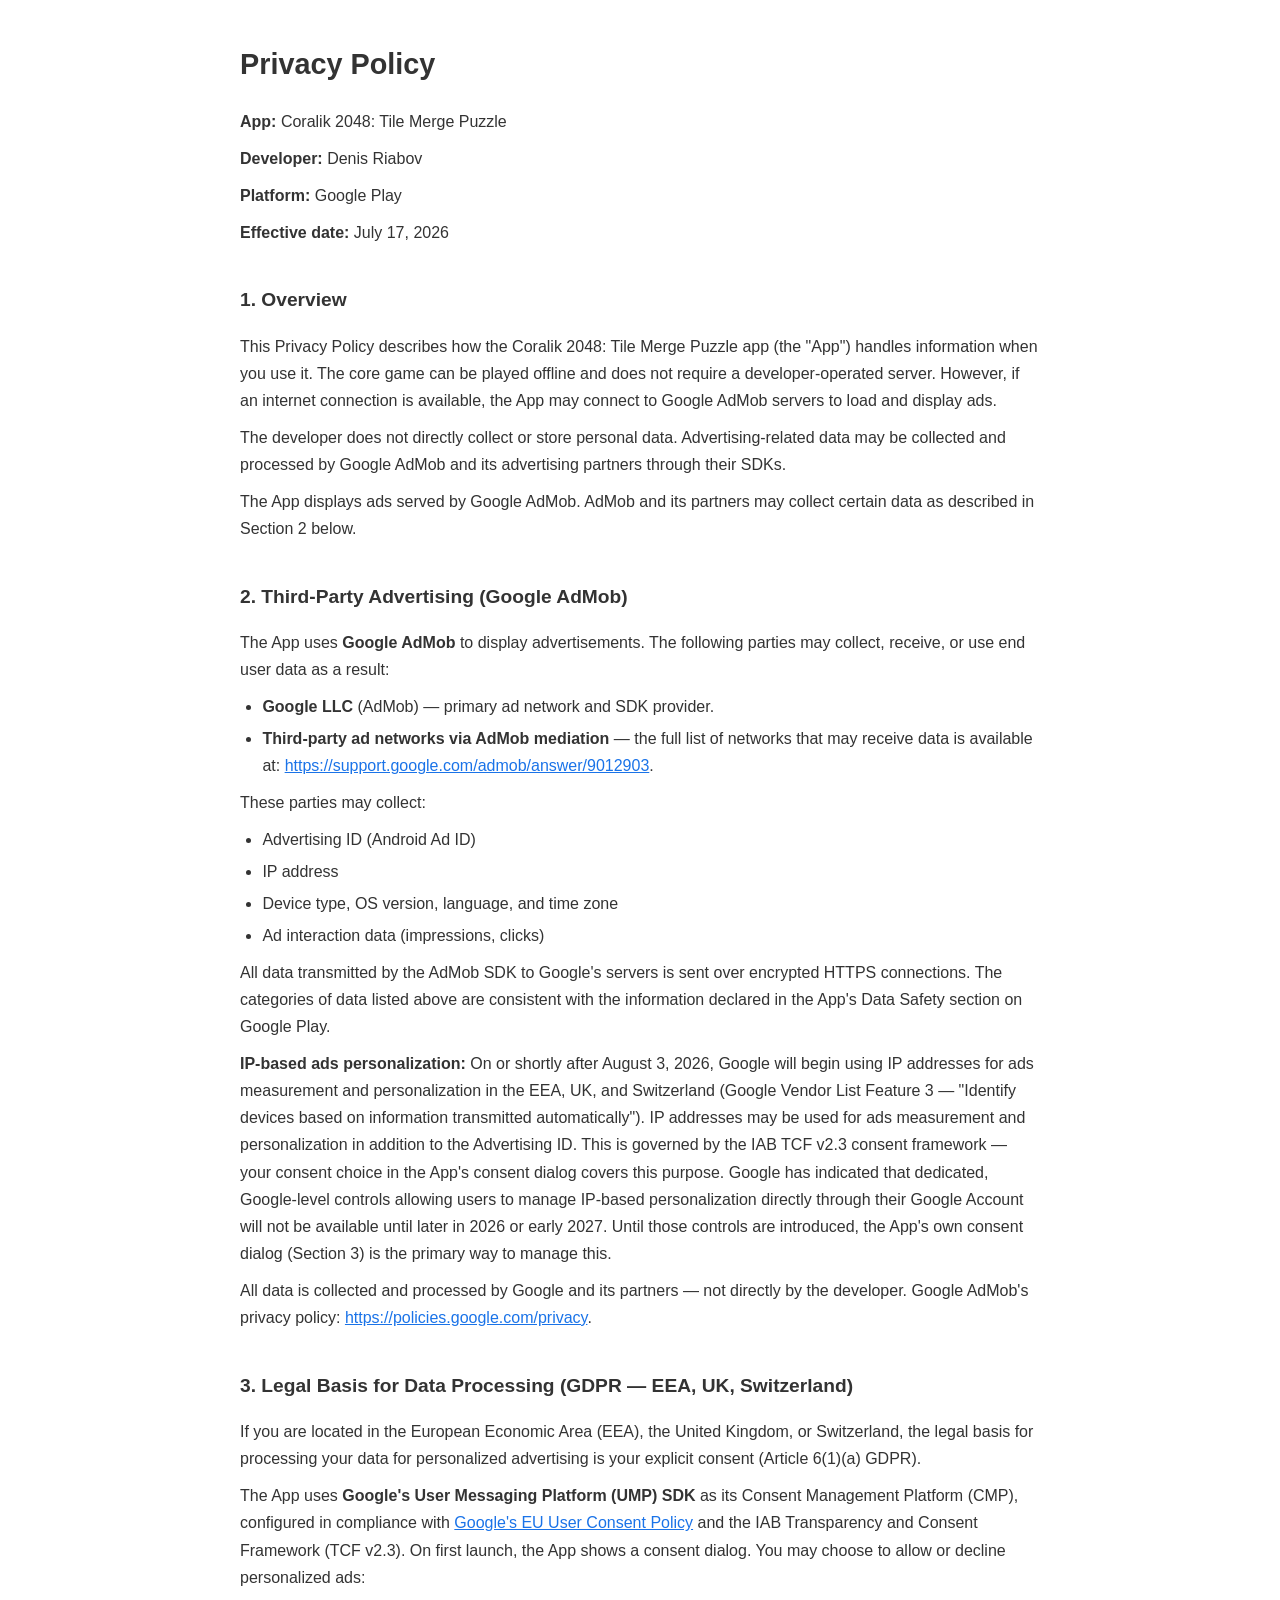
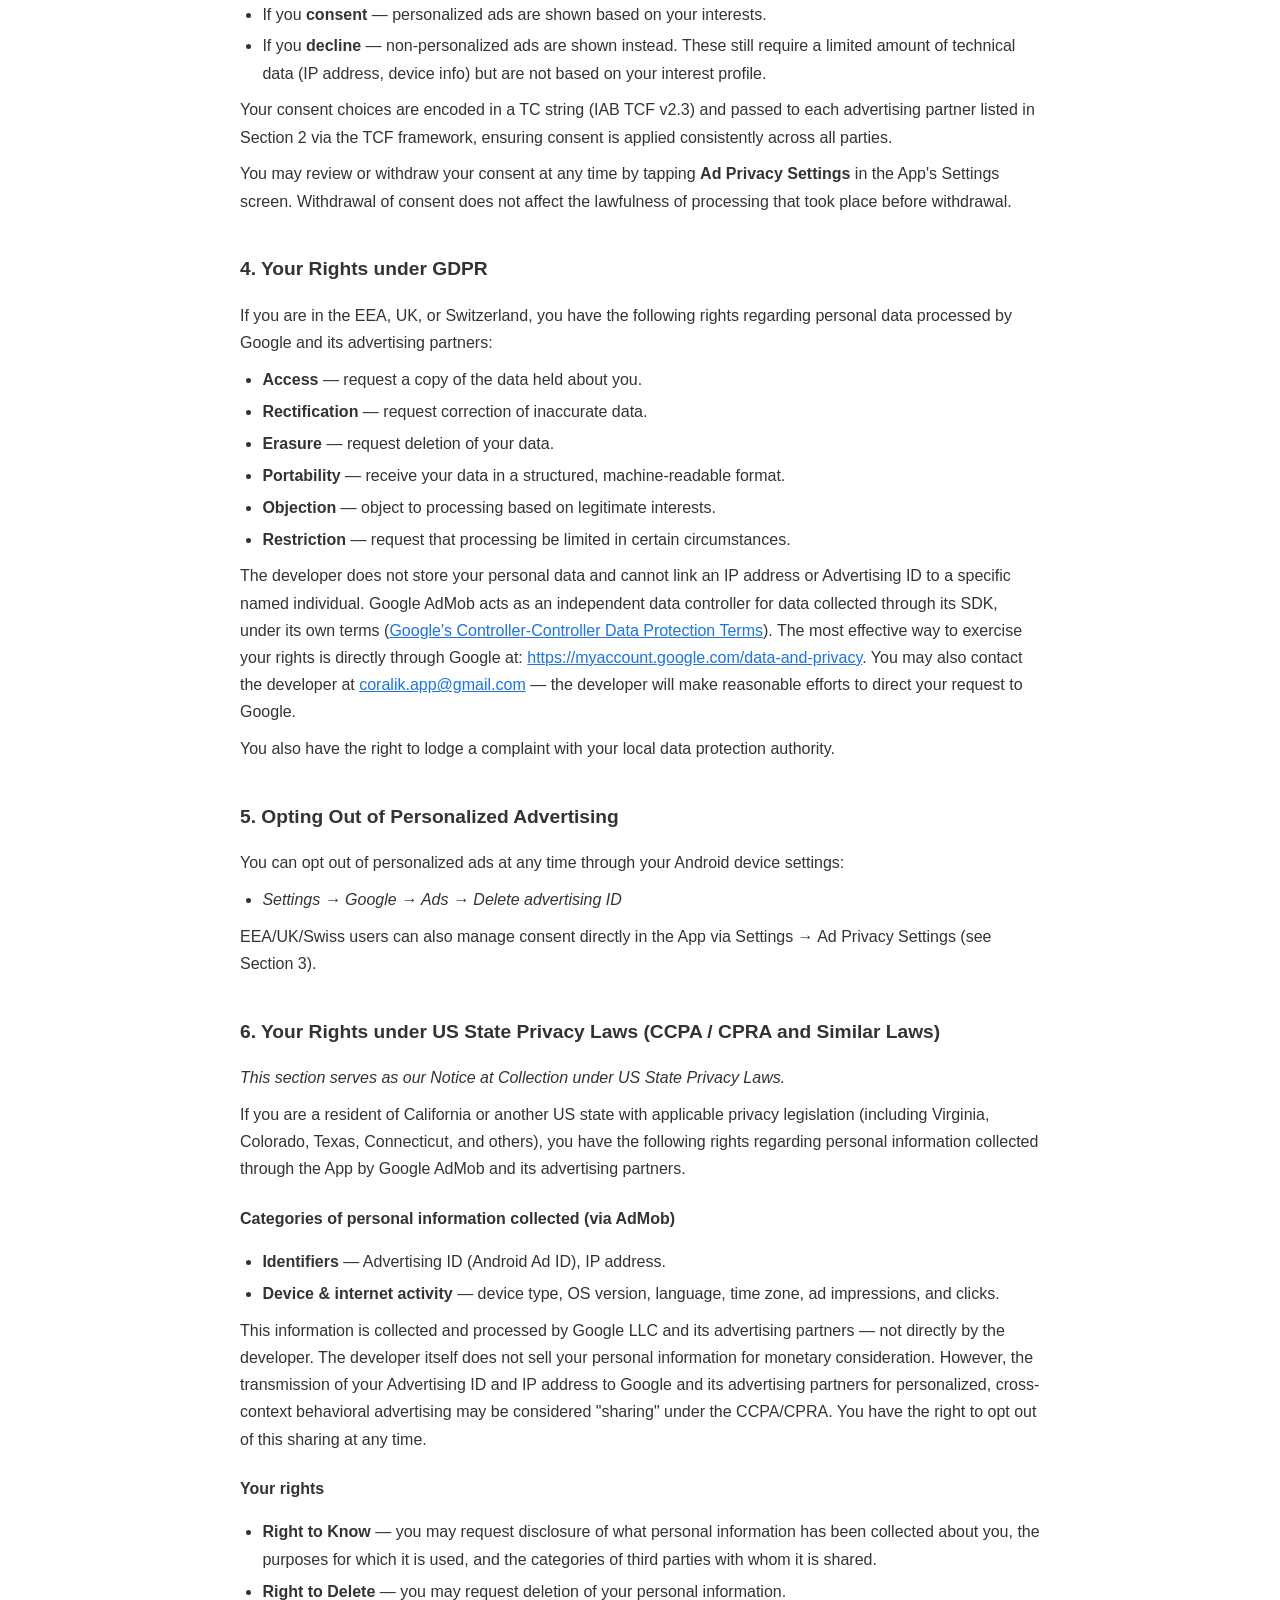
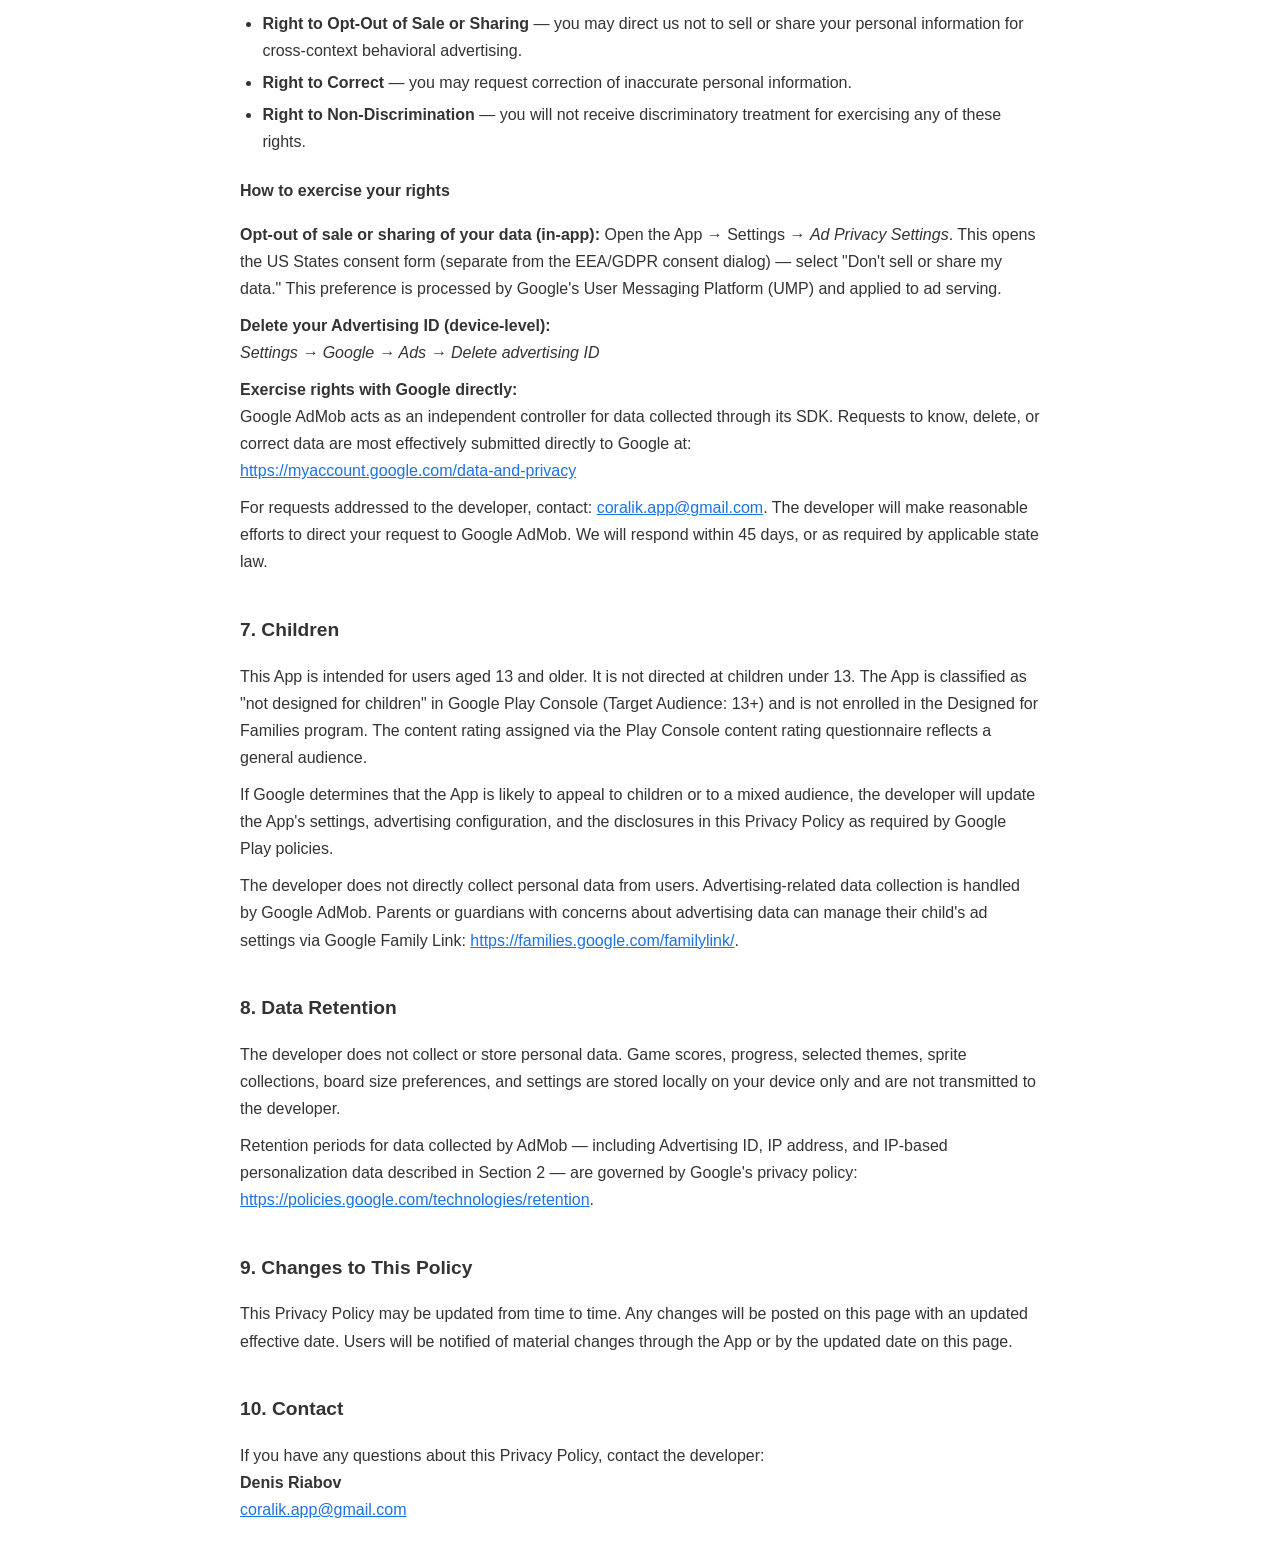
<file: games/2048/privacy_policy_googleplay.html>
<!DOCTYPE html>
<html lang="en">
<head>
  <meta charset="UTF-8" />
  <meta name="viewport" content="width=device-width, initial-scale=1.0" />
  <title>Privacy Policy — Coralik 2048: Tile Merge Puzzle (Google Play)</title>
  <style>
    body {
      font-family: Arial, sans-serif;
      max-width: 800px;
      margin: 40px auto;
      padding: 0 20px;
      color: #333;
      line-height: 1.7;
    }
    h1 { font-size: 1.8em; }
    h2 { font-size: 1.2em; margin-top: 2em; }
    h3 { font-size: 1.0em; margin-top: 1.4em; }
    p  { margin: 0.6em 0; }
    ul { margin: 0.6em 0; padding-left: 1.4em; }
    li { margin: 0.3em 0; }
    a  { color: #1a73e8; }
  </style>
</head>
<body>

  <h1>Privacy Policy</h1>
  <p><strong>App:</strong> Coralik 2048: Tile Merge Puzzle</p>
  <p><strong>Developer:</strong> Denis Riabov</p>
  <p><strong>Platform:</strong> Google Play</p>
  <p><strong>Effective date:</strong> July 17, 2026</p>

  <h2>1. Overview</h2>
  <p>
    This Privacy Policy describes how the Coralik 2048: Tile Merge Puzzle app (the "App")
    handles information when you use it. The core game can be played offline and does not
    require a developer-operated server. However, if an internet connection is available,
    the App may connect to Google AdMob servers to load and display ads.
  </p>
  <p>
    The developer does not directly collect or store personal data. Advertising-related
    data may be collected and processed by Google AdMob and its advertising partners
    through their SDKs.
  </p>
  <p>
    The App displays ads served by Google AdMob. AdMob and its partners may collect
    certain data as described in Section 2 below.
  </p>

  <h2>2. Third-Party Advertising (Google AdMob)</h2>
  <p>
    The App uses <strong>Google AdMob</strong> to display advertisements. The following
    parties may collect, receive, or use end user data as a result:
  </p>
  <ul>
    <li><strong>Google LLC</strong> (AdMob) — primary ad network and SDK provider.</li>
    <li><strong>Third-party ad networks via AdMob mediation</strong> — the full list of
    networks that may receive data is available at:
    <a href="https://support.google.com/admob/answer/9012903" target="_blank" rel="noopener">https://support.google.com/admob/answer/9012903</a>.</li>
  </ul>
  <p>These parties may collect:</p>
  <ul>
    <li>Advertising ID (Android Ad ID)</li>
    <li>IP address</li>
    <li>Device type, OS version, language, and time zone</li>
    <li>Ad interaction data (impressions, clicks)</li>
  </ul>
  <p>
    All data transmitted by the AdMob SDK to Google's servers is sent over encrypted
    HTTPS connections. The categories of data listed above are consistent with the
    information declared in the App's Data Safety section on Google Play.
  </p>
  <p>
    <strong>IP-based ads personalization:</strong> On or shortly after August 3, 2026,
    Google will begin using IP addresses for ads measurement and personalization in the
    EEA, UK, and Switzerland (Google Vendor List Feature 3 — "Identify devices based on
    information transmitted automatically"). IP addresses may be used for ads measurement
    and personalization in addition to the Advertising ID. This is governed by the IAB TCF
    v2.3 consent framework — your consent choice in the App's consent dialog covers this
    purpose. Google has indicated that dedicated, Google-level controls allowing users to
    manage IP-based personalization directly through their Google Account will not be
    available until later in 2026 or early 2027. Until those controls are introduced, the
    App's own consent dialog (Section 3) is the primary way to manage this.
  </p>
  <p>
    All data is collected and processed by Google and its partners — not directly by the
    developer. Google AdMob's privacy policy:
    <a href="https://policies.google.com/privacy" target="_blank" rel="noopener">https://policies.google.com/privacy</a>.
  </p>

  <h2>3. Legal Basis for Data Processing (GDPR — EEA, UK, Switzerland)</h2>
  <p>
    If you are located in the European Economic Area (EEA), the United Kingdom, or
    Switzerland, the legal basis for processing your data for personalized advertising
    is your explicit consent (Article 6(1)(a) GDPR).
  </p>
  <p>
    The App uses <strong>Google's User Messaging Platform (UMP) SDK</strong> as its
    Consent Management Platform (CMP), configured in compliance with
    <a href="https://www.google.com/about/company/user-consent-policy/" target="_blank" rel="noopener">Google's EU User Consent Policy</a>
    and the IAB Transparency and Consent Framework (TCF v2.3). On first launch, the App
    shows a consent dialog. You may choose to allow or decline personalized ads:
  </p>
  <ul>
    <li>If you <strong>consent</strong> — personalized ads are shown based on your interests.</li>
    <li>If you <strong>decline</strong> — non-personalized ads are shown instead. These still
    require a limited amount of technical data (IP address, device info) but are not based
    on your interest profile.</li>
  </ul>
  <p>
    Your consent choices are encoded in a TC string (IAB TCF v2.3) and passed to each
    advertising partner listed in Section 2 via the TCF framework, ensuring consent is
    applied consistently across all parties.
  </p>
  <p>
    You may review or withdraw your consent at any time by tapping
    <strong>Ad Privacy Settings</strong> in the App's Settings screen. Withdrawal of consent
    does not affect the lawfulness of processing that took place before withdrawal.
  </p>

  <h2>4. Your Rights under GDPR</h2>
  <p>
    If you are in the EEA, UK, or Switzerland, you have the following rights regarding
    personal data processed by Google and its advertising partners:
  </p>
  <ul>
    <li><strong>Access</strong> — request a copy of the data held about you.</li>
    <li><strong>Rectification</strong> — request correction of inaccurate data.</li>
    <li><strong>Erasure</strong> — request deletion of your data.</li>
    <li><strong>Portability</strong> — receive your data in a structured, machine-readable format.</li>
    <li><strong>Objection</strong> — object to processing based on legitimate interests.</li>
    <li><strong>Restriction</strong> — request that processing be limited in certain circumstances.</li>
  </ul>
  <p>
    The developer does not store your personal data and cannot link an IP address or
    Advertising ID to a specific named individual. Google AdMob acts as an independent
    data controller for data collected through its SDK, under its own terms
    (<a href="https://business.safety.google/controllerterms/" target="_blank" rel="noopener">Google's Controller-Controller Data Protection Terms</a>).
    The most effective way to exercise your rights is directly through Google at:
    <a href="https://myaccount.google.com/data-and-privacy" target="_blank" rel="noopener">https://myaccount.google.com/data-and-privacy</a>.
    You may also contact the developer at
    <a href="mailto:coralik.app@gmail.com">coralik.app@gmail.com</a> —
    the developer will make reasonable efforts to direct your request to Google.
  </p>
  <p>You also have the right to lodge a complaint with your local data protection authority.</p>

  <h2>5. Opting Out of Personalized Advertising</h2>
  <p>You can opt out of personalized ads at any time through your Android device settings:</p>
  <ul>
    <li><em>Settings → Google → Ads → Delete advertising ID</em></li>
  </ul>
  <p>
    EEA/UK/Swiss users can also manage consent directly in the App via
    Settings → Ad Privacy Settings (see Section 3).
  </p>

  <h2>6. Your Rights under US State Privacy Laws (CCPA / CPRA and Similar Laws)</h2>
  <p><em>This section serves as our Notice at Collection under US State Privacy Laws.</em></p>
  <p>
    If you are a resident of California or another US state with applicable privacy
    legislation (including Virginia, Colorado, Texas, Connecticut, and others), you
    have the following rights regarding personal information collected through the App
    by Google AdMob and its advertising partners.
  </p>

  <h3>Categories of personal information collected (via AdMob)</h3>
  <ul>
    <li><strong>Identifiers</strong> — Advertising ID (Android Ad ID), IP address.</li>
    <li><strong>Device &amp; internet activity</strong> — device type, OS version,
    language, time zone, ad impressions, and clicks.</li>
  </ul>
  <p>
    This information is collected and processed by Google LLC and its advertising
    partners — not directly by the developer. The developer itself does not sell your
    personal information for monetary consideration. However, the transmission of your
    Advertising ID and IP address to Google and its advertising partners for personalized,
    cross-context behavioral advertising may be considered "sharing" under the CCPA/CPRA.
    You have the right to opt out of this sharing at any time.
  </p>

  <h3>Your rights</h3>
  <ul>
    <li><strong>Right to Know</strong> — you may request disclosure of what personal
    information has been collected about you, the purposes for which it is used, and the
    categories of third parties with whom it is shared.</li>
    <li><strong>Right to Delete</strong> — you may request deletion of your personal
    information.</li>
    <li><strong>Right to Opt-Out of Sale or Sharing</strong> — you may direct us not
    to sell or share your personal information for cross-context behavioral advertising.</li>
    <li><strong>Right to Correct</strong> — you may request correction of inaccurate
    personal information.</li>
    <li><strong>Right to Non-Discrimination</strong> — you will not receive
    discriminatory treatment for exercising any of these rights.</li>
  </ul>

  <h3>How to exercise your rights</h3>
  <p>
    <strong>Opt-out of sale or sharing of your data (in-app):</strong> Open the App →
    Settings → <em>Ad Privacy Settings</em>. This opens the US States consent form
    (separate from the EEA/GDPR consent dialog) — select "Don't sell or share my data."
    This preference is processed by Google's User Messaging Platform (UMP) and applied
    to ad serving.
  </p>
  <p>
    <strong>Delete your Advertising ID (device-level):</strong><br />
    <em>Settings → Google → Ads → Delete advertising ID</em>
  </p>
  <p>
    <strong>Exercise rights with Google directly:</strong><br />
    Google AdMob acts as an independent controller for data collected through its SDK.
    Requests to know, delete, or correct data are most effectively submitted directly
    to Google at:<br />
    <a href="https://myaccount.google.com/data-and-privacy" target="_blank" rel="noopener">
    https://myaccount.google.com/data-and-privacy</a>
  </p>
  <p>
    For requests addressed to the developer, contact:
    <a href="mailto:coralik.app@gmail.com">coralik.app@gmail.com</a>.
    The developer will make reasonable efforts to direct your request to Google AdMob.
    We will respond within 45 days, or as required by applicable state law.
  </p>

  <h2>7. Children</h2>
  <p>
    This App is intended for users aged 13 and older. It is not directed at children
    under 13. The App is classified as "not designed for children" in Google Play Console
    (Target Audience: 13+) and is not enrolled in the Designed for Families program.
    The content rating assigned via the Play Console content rating questionnaire reflects
    a general audience.
  </p>
  <p>
    If Google determines that the App is likely to appeal to children or to a mixed
    audience, the developer will update the App's settings, advertising configuration,
    and the disclosures in this Privacy Policy as required by Google Play policies.
  </p>
  <p>
    The developer does not directly collect personal data from users. Advertising-related
    data collection is handled by Google AdMob. Parents or guardians with concerns about
    advertising data can manage their child's ad settings via Google Family Link:
    <a href="https://families.google.com/familylink/" target="_blank" rel="noopener">https://families.google.com/familylink/</a>.
  </p>

  <h2>8. Data Retention</h2>
  <p>
    The developer does not collect or store personal data. Game scores, progress,
    selected themes, sprite collections, board size preferences, and settings are stored
    locally on your device only and are not transmitted to the developer.
  </p>
  <p>
    Retention periods for data collected by AdMob — including Advertising ID, IP address,
    and IP-based personalization data described in Section 2 — are governed by Google's
    privacy policy:
    <a href="https://policies.google.com/technologies/retention" target="_blank" rel="noopener">https://policies.google.com/technologies/retention</a>.
  </p>

  <h2>9. Changes to This Policy</h2>
  <p>
    This Privacy Policy may be updated from time to time. Any changes will be posted on
    this page with an updated effective date. Users will be notified of material changes
    through the App or by the updated date on this page.
  </p>

  <h2>10. Contact</h2>
  <p>
    If you have any questions about this Privacy Policy, contact the developer:<br />
    <strong>Denis Riabov</strong><br />
    <a href="mailto:coralik.app@gmail.com">coralik.app@gmail.com</a>
  </p>

</body>
</html>
</file>
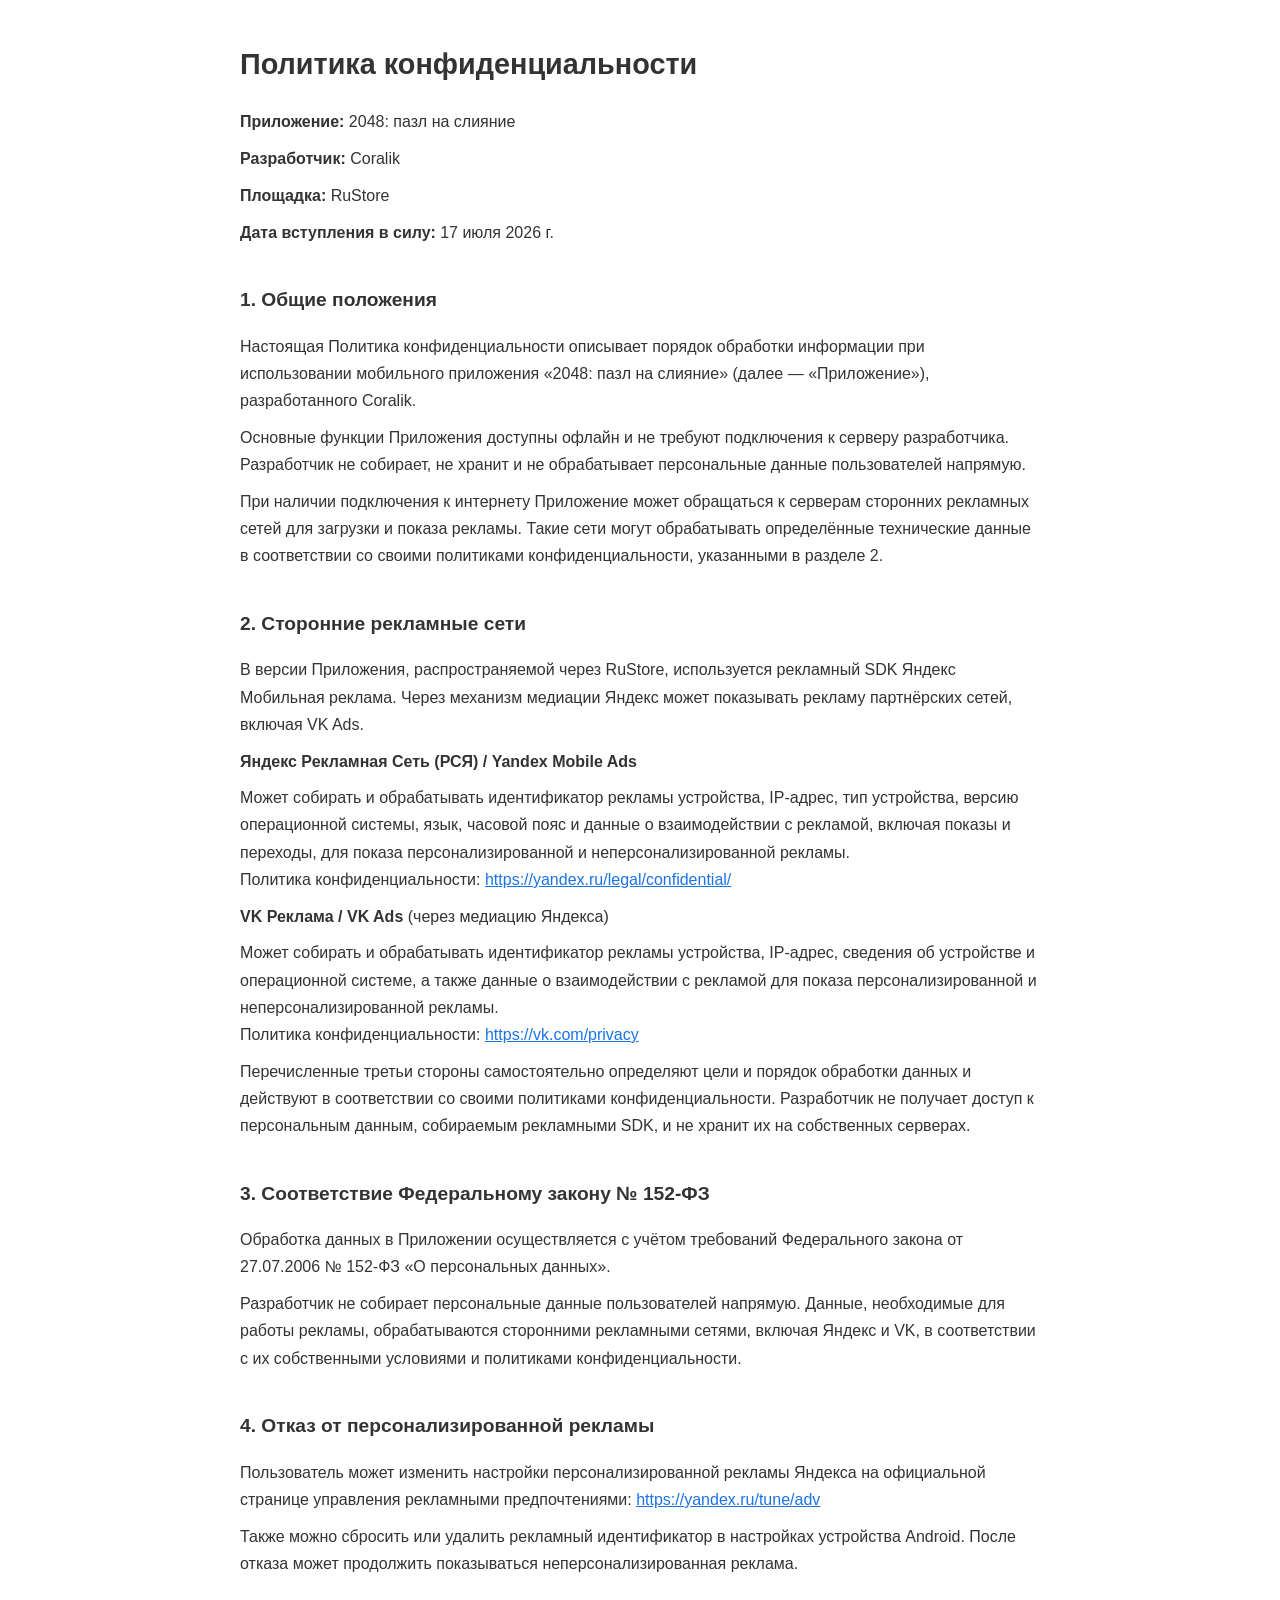
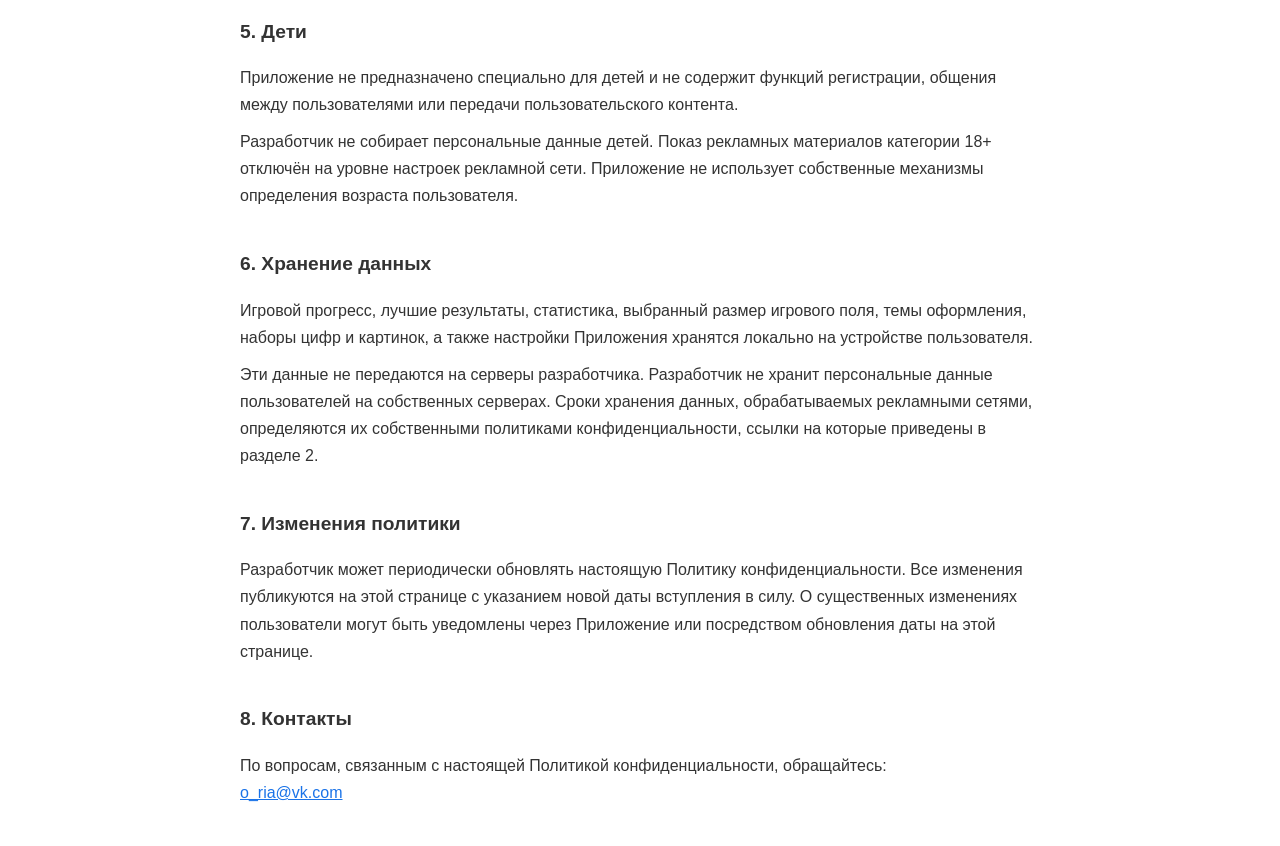
<file: games/2048/privacy_policy_rustore.html>
<!DOCTYPE html>
<html lang="ru">
<head>
  <meta charset="UTF-8" />
  <meta name="viewport" content="width=device-width, initial-scale=1.0" />
  <title>Политика конфиденциальности — 2048: пазл на слияние (RuStore)</title>
  <style>
    body {
      font-family: Arial, sans-serif;
      max-width: 800px;
      margin: 40px auto;
      padding: 0 20px;
      color: #333;
      line-height: 1.7;
    }
    h1 { font-size: 1.8em; }
    h2 { font-size: 1.2em; margin-top: 2em; }
    p  { margin: 0.6em 0; }
    ul { margin: 0.6em 0; padding-left: 1.4em; }
    li { margin: 0.3em 0; }
    a  { color: #1a73e8; }
  </style>
</head>
<body>

  <h1>Политика конфиденциальности</h1>
  <p><strong>Приложение:</strong> 2048: пазл на слияние</p>
  <p><strong>Разработчик:</strong> Coralik</p>
  <p><strong>Площадка:</strong> RuStore</p>
  <p><strong>Дата вступления в силу:</strong> 17 июля 2026 г.</p>

  <h2>1. Общие положения</h2>
  <p>
    Настоящая Политика конфиденциальности описывает порядок обработки информации при
    использовании мобильного приложения «2048: пазл на слияние» (далее — «Приложение»),
    разработанного Coralik.
  </p>
  <p>
    Основные функции Приложения доступны офлайн и не требуют подключения к серверу
    разработчика. Разработчик не собирает, не хранит и не обрабатывает персональные
    данные пользователей напрямую.
  </p>
  <p>
    При наличии подключения к интернету Приложение может обращаться к серверам
    сторонних рекламных сетей для загрузки и показа рекламы. Такие сети могут
    обрабатывать определённые технические данные в соответствии со своими политиками
    конфиденциальности, указанными в разделе 2.
  </p>

  <h2>2. Сторонние рекламные сети</h2>
  <p>
    В версии Приложения, распространяемой через RuStore, используется рекламный SDK
    Яндекс Мобильная реклама. Через механизм медиации Яндекс может показывать рекламу
    партнёрских сетей, включая VK Ads.
  </p>

  <p><strong>Яндекс Рекламная Сеть (РСЯ) / Yandex Mobile Ads</strong></p>
  <p>
    Может собирать и обрабатывать идентификатор рекламы устройства, IP-адрес,
    тип устройства, версию операционной системы, язык, часовой пояс и данные
    о взаимодействии с рекламой, включая показы и переходы, для показа
    персонализированной и неперсонализированной рекламы.<br />
    Политика конфиденциальности:
    <a href="https://yandex.ru/legal/confidential/" target="_blank" rel="noopener">
      https://yandex.ru/legal/confidential/
    </a>
  </p>

  <p><strong>VK Реклама / VK Ads</strong> (через медиацию Яндекса)</p>
  <p>
    Может собирать и обрабатывать идентификатор рекламы устройства, IP-адрес,
    сведения об устройстве и операционной системе, а также данные о взаимодействии
    с рекламой для показа персонализированной и неперсонализированной рекламы.<br />
    Политика конфиденциальности:
    <a href="https://vk.com/privacy" target="_blank" rel="noopener">
      https://vk.com/privacy
    </a>
  </p>

  <p>
    Перечисленные третьи стороны самостоятельно определяют цели и порядок обработки
    данных и действуют в соответствии со своими политиками конфиденциальности.
    Разработчик не получает доступ к персональным данным, собираемым рекламными SDK,
    и не хранит их на собственных серверах.
  </p>

  <h2>3. Соответствие Федеральному закону № 152-ФЗ</h2>
  <p>
    Обработка данных в Приложении осуществляется с учётом требований Федерального
    закона от 27.07.2006 № 152-ФЗ «О персональных данных».
  </p>
  <p>
    Разработчик не собирает персональные данные пользователей напрямую. Данные,
    необходимые для работы рекламы, обрабатываются сторонними рекламными сетями,
    включая Яндекс и VK, в соответствии с их собственными условиями и политиками
    конфиденциальности.
  </p>

  <h2>4. Отказ от персонализированной рекламы</h2>
  <p>
    Пользователь может изменить настройки персонализированной рекламы Яндекса
    на официальной странице управления рекламными предпочтениями:
    <a href="https://yandex.ru/tune/adv" target="_blank" rel="noopener">
      https://yandex.ru/tune/adv
    </a>
  </p>
  <p>
    Также можно сбросить или удалить рекламный идентификатор в настройках устройства
    Android. После отказа может продолжить показываться неперсонализированная реклама.
  </p>

  <h2>5. Дети</h2>
  <p>
    Приложение не предназначено специально для детей и не содержит функций регистрации,
    общения между пользователями или передачи пользовательского контента.
  </p>
  <p>
    Разработчик не собирает персональные данные детей. Показ рекламных материалов
    категории 18+ отключён на уровне настроек рекламной сети. Приложение не использует
    собственные механизмы определения возраста пользователя.
  </p>

  <h2>6. Хранение данных</h2>
  <p>
    Игровой прогресс, лучшие результаты, статистика, выбранный размер игрового поля,
    темы оформления, наборы цифр и картинок, а также настройки Приложения хранятся
    локально на устройстве пользователя.
  </p>
  <p>
    Эти данные не передаются на серверы разработчика. Разработчик не хранит персональные
    данные пользователей на собственных серверах. Сроки хранения данных, обрабатываемых
    рекламными сетями, определяются их собственными политиками конфиденциальности,
    ссылки на которые приведены в разделе 2.
  </p>

  <h2>7. Изменения политики</h2>
  <p>
    Разработчик может периодически обновлять настоящую Политику конфиденциальности.
    Все изменения публикуются на этой странице с указанием новой даты вступления
    в силу. О существенных изменениях пользователи могут быть уведомлены через
    Приложение или посредством обновления даты на этой странице.
  </p>

  <h2>8. Контакты</h2>
  <p>
    По вопросам, связанным с настоящей Политикой конфиденциальности, обращайтесь:<br />
    <a href="mailto:o_ria@vk.com">o_ria@vk.com</a>
  </p>

</body>
</html>
</file>
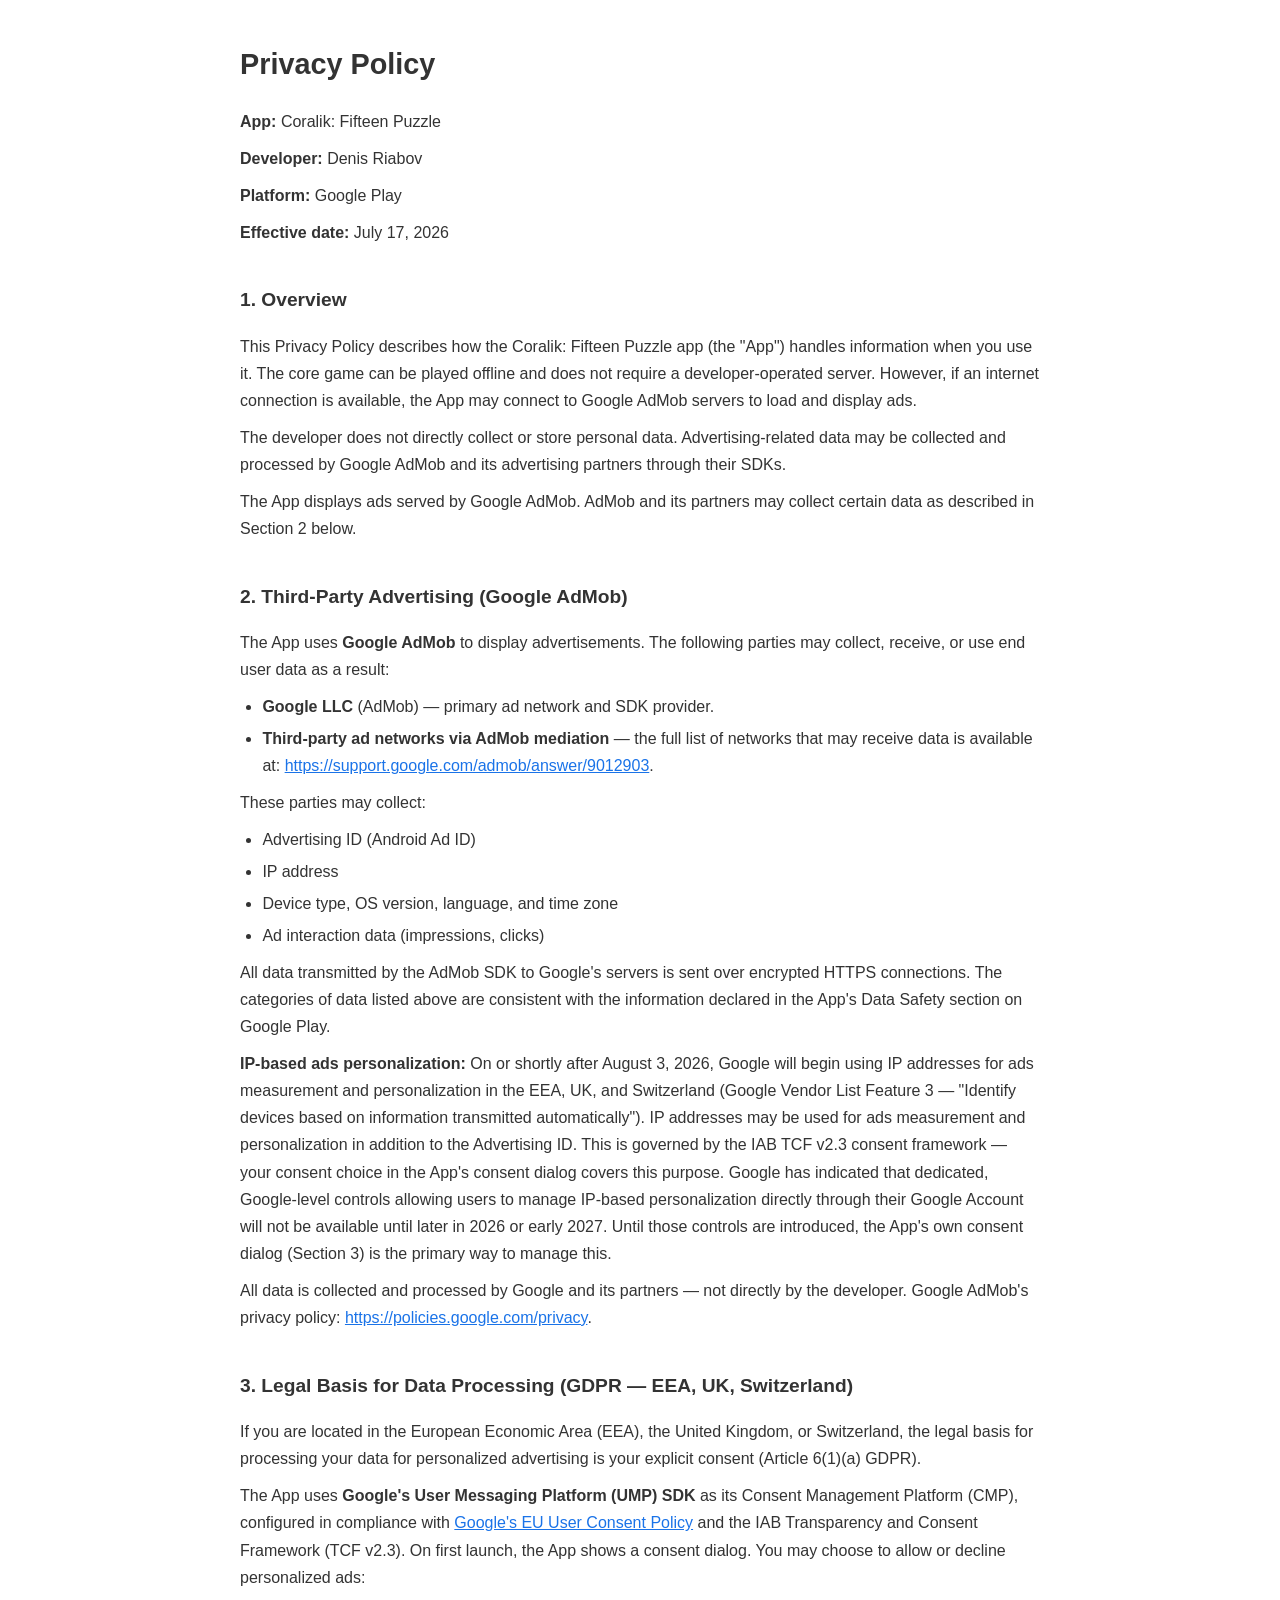
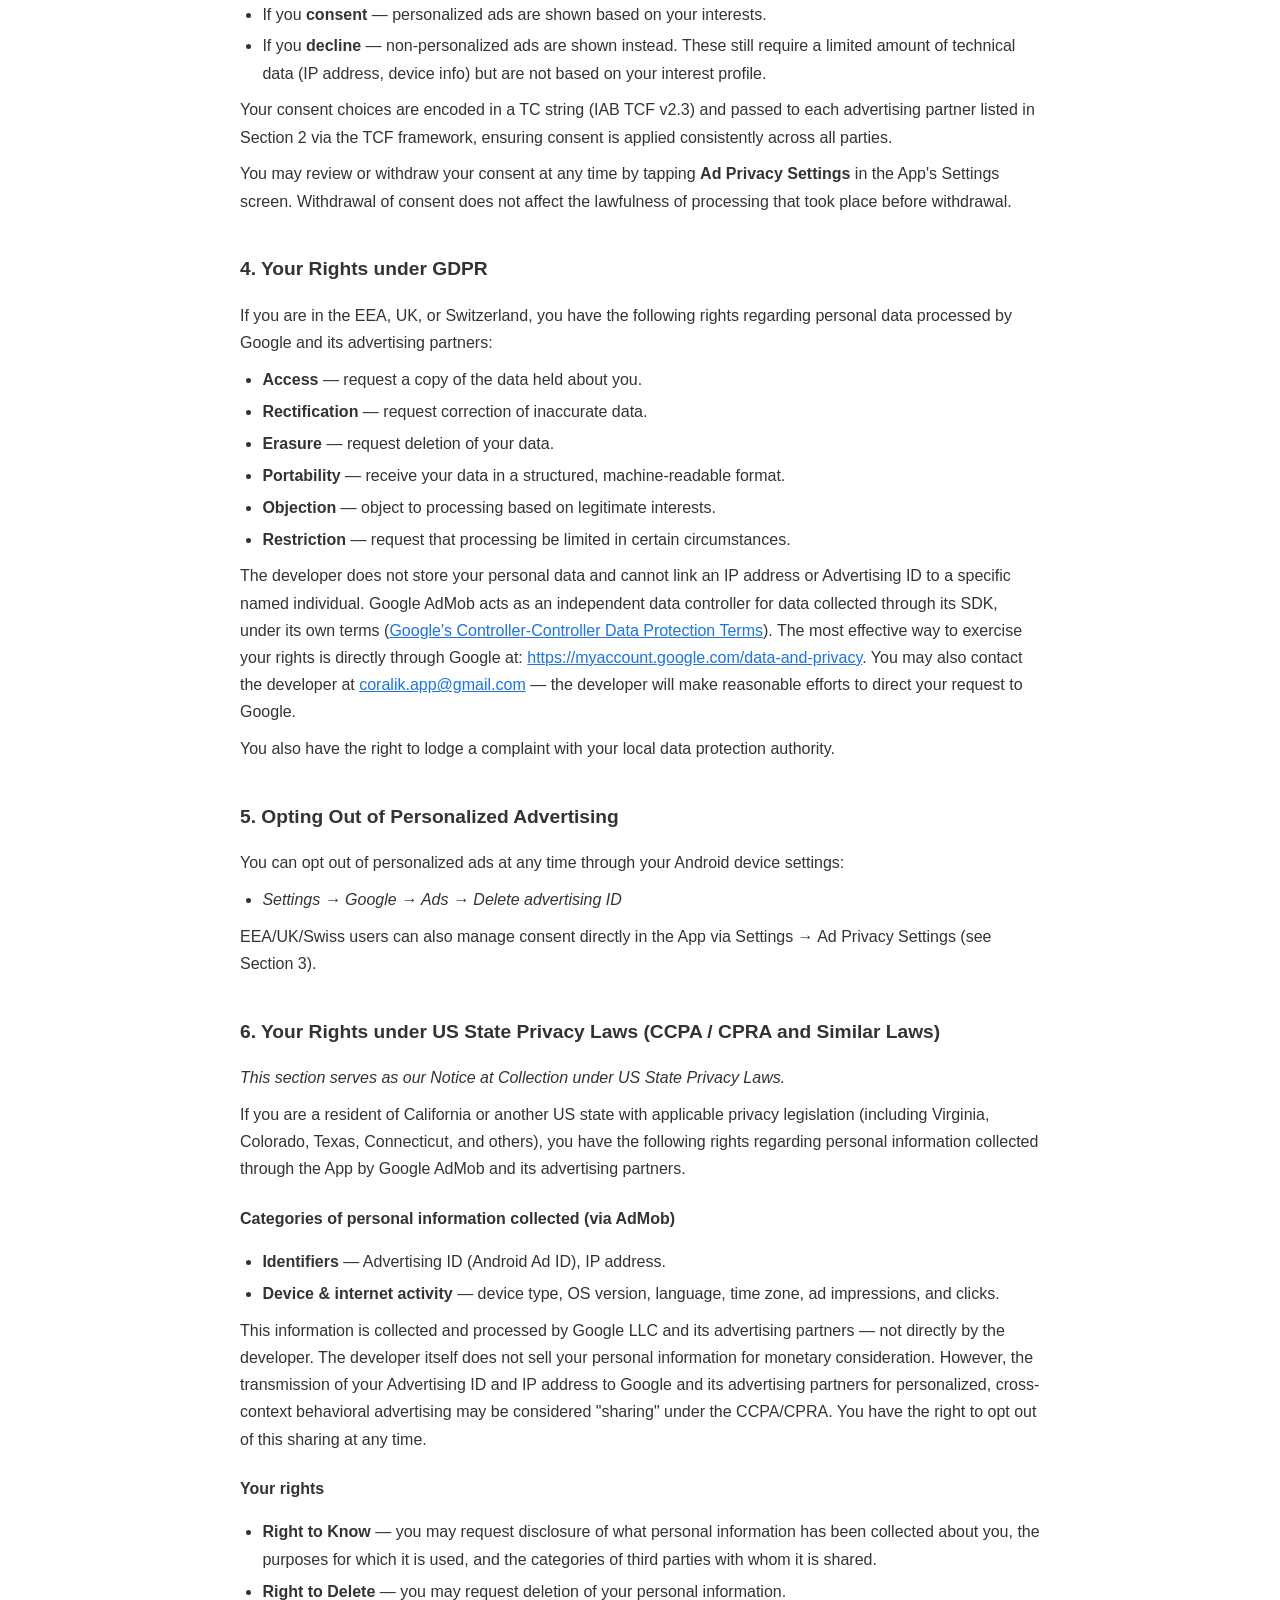
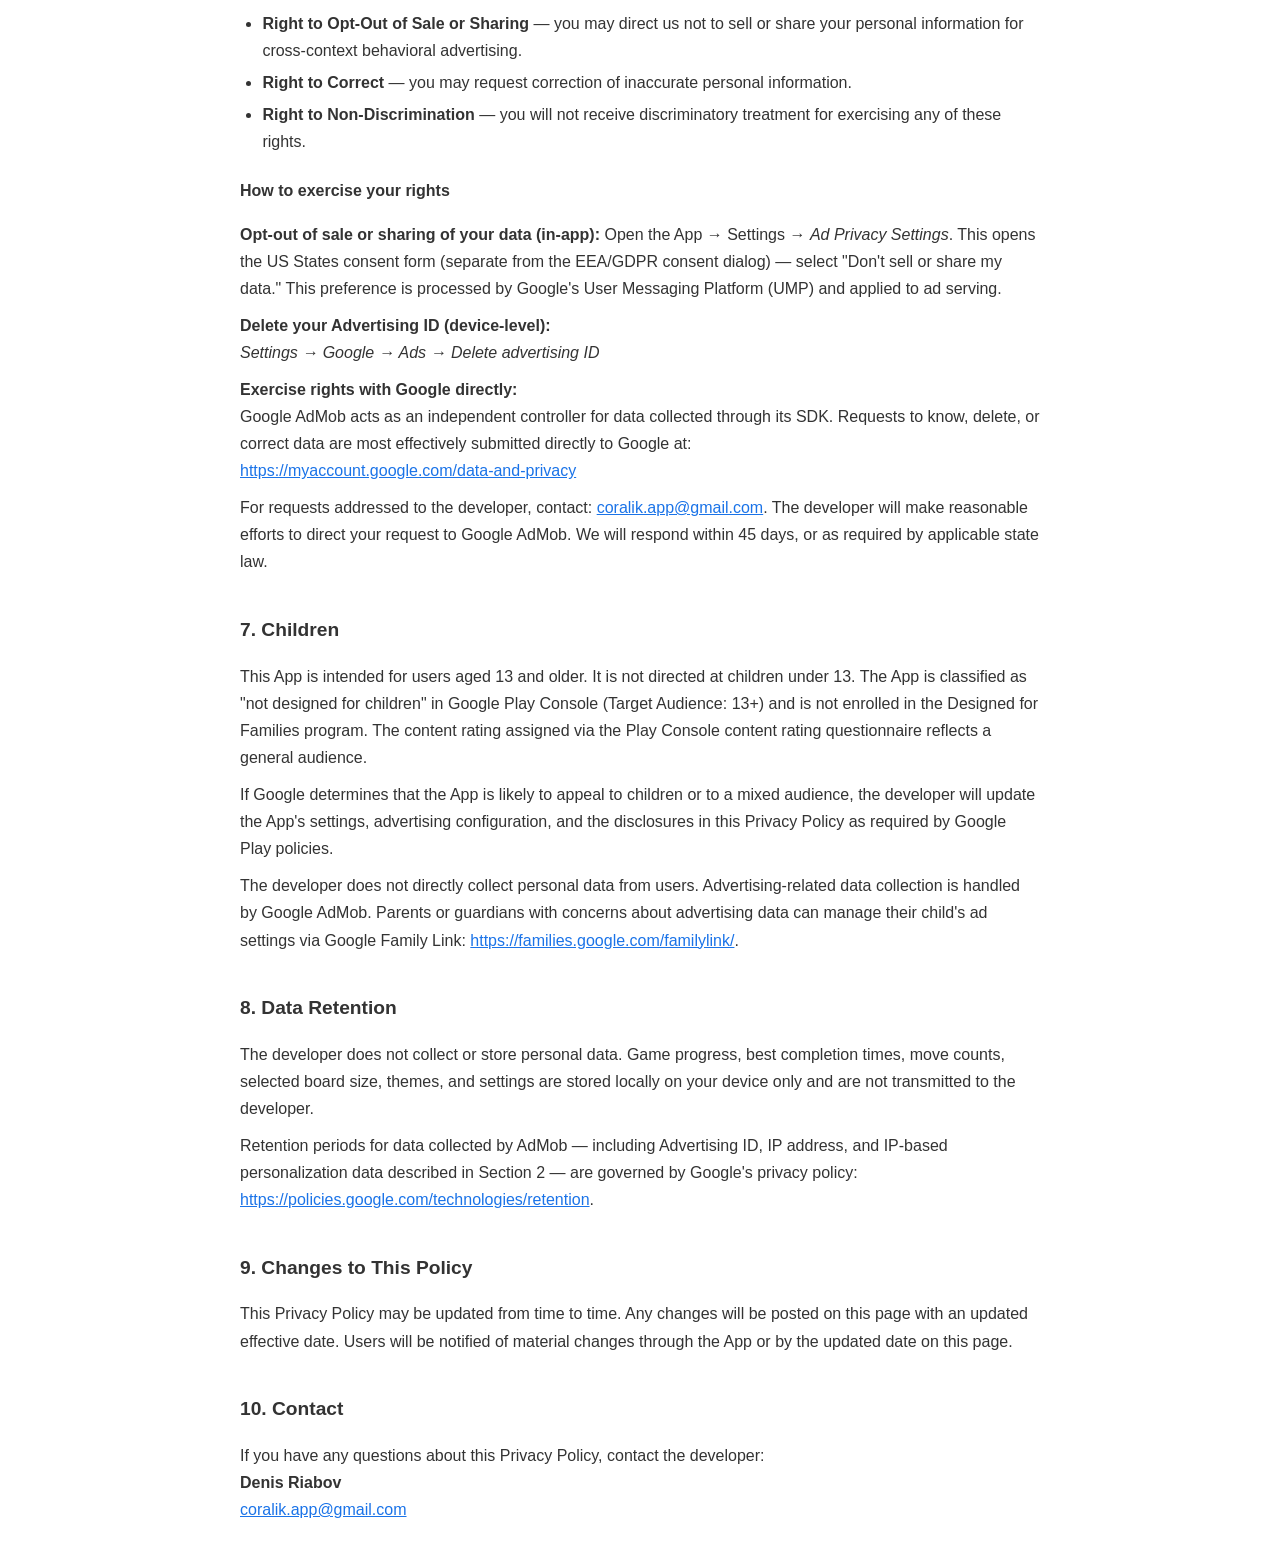
<file: games/fifteenpuzzle/privacy_policy_googleplay.html>
<!DOCTYPE html>
<html lang="en">
<head>
  <meta charset="UTF-8" />
  <meta name="viewport" content="width=device-width, initial-scale=1.0" />
  <title>Privacy Policy — Coralik: Fifteen Puzzle (Google Play)</title>
  <style>
    body {
      font-family: Arial, sans-serif;
      max-width: 800px;
      margin: 40px auto;
      padding: 0 20px;
      color: #333;
      line-height: 1.7;
    }
    h1 { font-size: 1.8em; }
    h2 { font-size: 1.2em; margin-top: 2em; }
    h3 { font-size: 1.0em; margin-top: 1.4em; }
    p  { margin: 0.6em 0; }
    ul { margin: 0.6em 0; padding-left: 1.4em; }
    li { margin: 0.3em 0; }
    a  { color: #1a73e8; }
  </style>
</head>
<body>

  <h1>Privacy Policy</h1>
  <p><strong>App:</strong> Coralik: Fifteen Puzzle</p>
  <p><strong>Developer:</strong> Denis Riabov</p>
  <p><strong>Platform:</strong> Google Play</p>
  <p><strong>Effective date:</strong> July 17, 2026</p>

  <h2>1. Overview</h2>
  <p>
    This Privacy Policy describes how the Coralik: Fifteen Puzzle app (the "App")
    handles information when you use it. The core game can be played offline and does not
    require a developer-operated server. However, if an internet connection is available,
    the App may connect to Google AdMob servers to load and display ads.
  </p>
  <p>
    The developer does not directly collect or store personal data. Advertising-related
    data may be collected and processed by Google AdMob and its advertising partners
    through their SDKs.
  </p>
  <p>
    The App displays ads served by Google AdMob. AdMob and its partners may collect
    certain data as described in Section 2 below.
  </p>

  <h2>2. Third-Party Advertising (Google AdMob)</h2>
  <p>
    The App uses <strong>Google AdMob</strong> to display advertisements. The following
    parties may collect, receive, or use end user data as a result:
  </p>
  <ul>
    <li><strong>Google LLC</strong> (AdMob) — primary ad network and SDK provider.</li>
    <li><strong>Third-party ad networks via AdMob mediation</strong> — the full list of
    networks that may receive data is available at:
    <a href="https://support.google.com/admob/answer/9012903" target="_blank" rel="noopener">https://support.google.com/admob/answer/9012903</a>.</li>
  </ul>
  <p>These parties may collect:</p>
  <ul>
    <li>Advertising ID (Android Ad ID)</li>
    <li>IP address</li>
    <li>Device type, OS version, language, and time zone</li>
    <li>Ad interaction data (impressions, clicks)</li>
  </ul>
  <p>
    All data transmitted by the AdMob SDK to Google's servers is sent over encrypted
    HTTPS connections. The categories of data listed above are consistent with the
    information declared in the App's Data Safety section on Google Play.
  </p>
  <p>
    <strong>IP-based ads personalization:</strong> On or shortly after August 3, 2026,
    Google will begin using IP addresses for ads measurement and personalization in the
    EEA, UK, and Switzerland (Google Vendor List Feature 3 — "Identify devices based on
    information transmitted automatically"). IP addresses may be used for ads measurement
    and personalization in addition to the Advertising ID. This is governed by the IAB TCF
    v2.3 consent framework — your consent choice in the App's consent dialog covers this
    purpose. Google has indicated that dedicated, Google-level controls allowing users to
    manage IP-based personalization directly through their Google Account will not be
    available until later in 2026 or early 2027. Until those controls are introduced, the
    App's own consent dialog (Section 3) is the primary way to manage this.
  </p>
  <p>
    All data is collected and processed by Google and its partners — not directly by the
    developer. Google AdMob's privacy policy:
    <a href="https://policies.google.com/privacy" target="_blank" rel="noopener">https://policies.google.com/privacy</a>.
  </p>

  <h2>3. Legal Basis for Data Processing (GDPR — EEA, UK, Switzerland)</h2>
  <p>
    If you are located in the European Economic Area (EEA), the United Kingdom, or
    Switzerland, the legal basis for processing your data for personalized advertising
    is your explicit consent (Article 6(1)(a) GDPR).
  </p>
  <p>
    The App uses <strong>Google's User Messaging Platform (UMP) SDK</strong> as its
    Consent Management Platform (CMP), configured in compliance with
    <a href="https://www.google.com/about/company/user-consent-policy/" target="_blank" rel="noopener">Google's EU User Consent Policy</a>
    and the IAB Transparency and Consent Framework (TCF v2.3). On first launch, the App
    shows a consent dialog. You may choose to allow or decline personalized ads:
  </p>
  <ul>
    <li>If you <strong>consent</strong> — personalized ads are shown based on your interests.</li>
    <li>If you <strong>decline</strong> — non-personalized ads are shown instead. These still
    require a limited amount of technical data (IP address, device info) but are not based
    on your interest profile.</li>
  </ul>
  <p>
    Your consent choices are encoded in a TC string (IAB TCF v2.3) and passed to each
    advertising partner listed in Section 2 via the TCF framework, ensuring consent is
    applied consistently across all parties.
  </p>
  <p>
    You may review or withdraw your consent at any time by tapping
    <strong>Ad Privacy Settings</strong> in the App's Settings screen. Withdrawal of consent
    does not affect the lawfulness of processing that took place before withdrawal.
  </p>

  <h2>4. Your Rights under GDPR</h2>
  <p>
    If you are in the EEA, UK, or Switzerland, you have the following rights regarding
    personal data processed by Google and its advertising partners:
  </p>
  <ul>
    <li><strong>Access</strong> — request a copy of the data held about you.</li>
    <li><strong>Rectification</strong> — request correction of inaccurate data.</li>
    <li><strong>Erasure</strong> — request deletion of your data.</li>
    <li><strong>Portability</strong> — receive your data in a structured, machine-readable format.</li>
    <li><strong>Objection</strong> — object to processing based on legitimate interests.</li>
    <li><strong>Restriction</strong> — request that processing be limited in certain circumstances.</li>
  </ul>
  <p>
    The developer does not store your personal data and cannot link an IP address or
    Advertising ID to a specific named individual. Google AdMob acts as an independent
    data controller for data collected through its SDK, under its own terms
    (<a href="https://business.safety.google/controllerterms/" target="_blank" rel="noopener">Google's Controller-Controller Data Protection Terms</a>).
    The most effective way to exercise your rights is directly through Google at:
    <a href="https://myaccount.google.com/data-and-privacy" target="_blank" rel="noopener">https://myaccount.google.com/data-and-privacy</a>.
    You may also contact the developer at
    <a href="mailto:coralik.app@gmail.com">coralik.app@gmail.com</a> —
    the developer will make reasonable efforts to direct your request to Google.
  </p>
  <p>You also have the right to lodge a complaint with your local data protection authority.</p>

  <h2>5. Opting Out of Personalized Advertising</h2>
  <p>You can opt out of personalized ads at any time through your Android device settings:</p>
  <ul>
    <li><em>Settings → Google → Ads → Delete advertising ID</em></li>
  </ul>
  <p>
    EEA/UK/Swiss users can also manage consent directly in the App via
    Settings → Ad Privacy Settings (see Section 3).
  </p>

  <h2>6. Your Rights under US State Privacy Laws (CCPA / CPRA and Similar Laws)</h2>
  <p><em>This section serves as our Notice at Collection under US State Privacy Laws.</em></p>
  <p>
    If you are a resident of California or another US state with applicable privacy
    legislation (including Virginia, Colorado, Texas, Connecticut, and others), you
    have the following rights regarding personal information collected through the App
    by Google AdMob and its advertising partners.
  </p>

  <h3>Categories of personal information collected (via AdMob)</h3>
  <ul>
    <li><strong>Identifiers</strong> — Advertising ID (Android Ad ID), IP address.</li>
    <li><strong>Device &amp; internet activity</strong> — device type, OS version,
    language, time zone, ad impressions, and clicks.</li>
  </ul>
  <p>
    This information is collected and processed by Google LLC and its advertising
    partners — not directly by the developer. The developer itself does not sell your
    personal information for monetary consideration. However, the transmission of your
    Advertising ID and IP address to Google and its advertising partners for personalized,
    cross-context behavioral advertising may be considered "sharing" under the CCPA/CPRA.
    You have the right to opt out of this sharing at any time.
  </p>

  <h3>Your rights</h3>
  <ul>
    <li><strong>Right to Know</strong> — you may request disclosure of what personal
    information has been collected about you, the purposes for which it is used, and the
    categories of third parties with whom it is shared.</li>
    <li><strong>Right to Delete</strong> — you may request deletion of your personal
    information.</li>
    <li><strong>Right to Opt-Out of Sale or Sharing</strong> — you may direct us not
    to sell or share your personal information for cross-context behavioral advertising.</li>
    <li><strong>Right to Correct</strong> — you may request correction of inaccurate
    personal information.</li>
    <li><strong>Right to Non-Discrimination</strong> — you will not receive
    discriminatory treatment for exercising any of these rights.</li>
  </ul>

  <h3>How to exercise your rights</h3>
  <p>
    <strong>Opt-out of sale or sharing of your data (in-app):</strong> Open the App →
    Settings → <em>Ad Privacy Settings</em>. This opens the US States consent form
    (separate from the EEA/GDPR consent dialog) — select "Don't sell or share my data."
    This preference is processed by Google's User Messaging Platform (UMP) and applied
    to ad serving.
  </p>
  <p>
    <strong>Delete your Advertising ID (device-level):</strong><br />
    <em>Settings → Google → Ads → Delete advertising ID</em>
  </p>
  <p>
    <strong>Exercise rights with Google directly:</strong><br />
    Google AdMob acts as an independent controller for data collected through its SDK.
    Requests to know, delete, or correct data are most effectively submitted directly
    to Google at:<br />
    <a href="https://myaccount.google.com/data-and-privacy" target="_blank" rel="noopener">
    https://myaccount.google.com/data-and-privacy</a>
  </p>
  <p>
    For requests addressed to the developer, contact:
    <a href="mailto:coralik.app@gmail.com">coralik.app@gmail.com</a>.
    The developer will make reasonable efforts to direct your request to Google AdMob.
    We will respond within 45 days, or as required by applicable state law.
  </p>

  <h2>7. Children</h2>
  <p>
    This App is intended for users aged 13 and older. It is not directed at children
    under 13. The App is classified as "not designed for children" in Google Play Console
    (Target Audience: 13+) and is not enrolled in the Designed for Families program.
    The content rating assigned via the Play Console content rating questionnaire reflects
    a general audience.
  </p>
  <p>
    If Google determines that the App is likely to appeal to children or to a mixed
    audience, the developer will update the App's settings, advertising configuration,
    and the disclosures in this Privacy Policy as required by Google Play policies.
  </p>
  <p>
    The developer does not directly collect personal data from users. Advertising-related
    data collection is handled by Google AdMob. Parents or guardians with concerns about
    advertising data can manage their child's ad settings via Google Family Link:
    <a href="https://families.google.com/familylink/" target="_blank" rel="noopener">https://families.google.com/familylink/</a>.
  </p>

  <h2>8. Data Retention</h2>
  <p>
    The developer does not collect or store personal data. Game progress, best completion times, move counts,
    selected board size, themes, and settings are stored
    locally on your device only and are not transmitted to the developer.
  </p>
  <p>
    Retention periods for data collected by AdMob — including Advertising ID, IP address,
    and IP-based personalization data described in Section 2 — are governed by Google's
    privacy policy:
    <a href="https://policies.google.com/technologies/retention" target="_blank" rel="noopener">https://policies.google.com/technologies/retention</a>.
  </p>

  <h2>9. Changes to This Policy</h2>
  <p>
    This Privacy Policy may be updated from time to time. Any changes will be posted on
    this page with an updated effective date. Users will be notified of material changes
    through the App or by the updated date on this page.
  </p>

  <h2>10. Contact</h2>
  <p>
    If you have any questions about this Privacy Policy, contact the developer:<br />
    <strong>Denis Riabov</strong><br />
    <a href="mailto:coralik.app@gmail.com">coralik.app@gmail.com</a>
  </p>

</body>
</html>
</file>
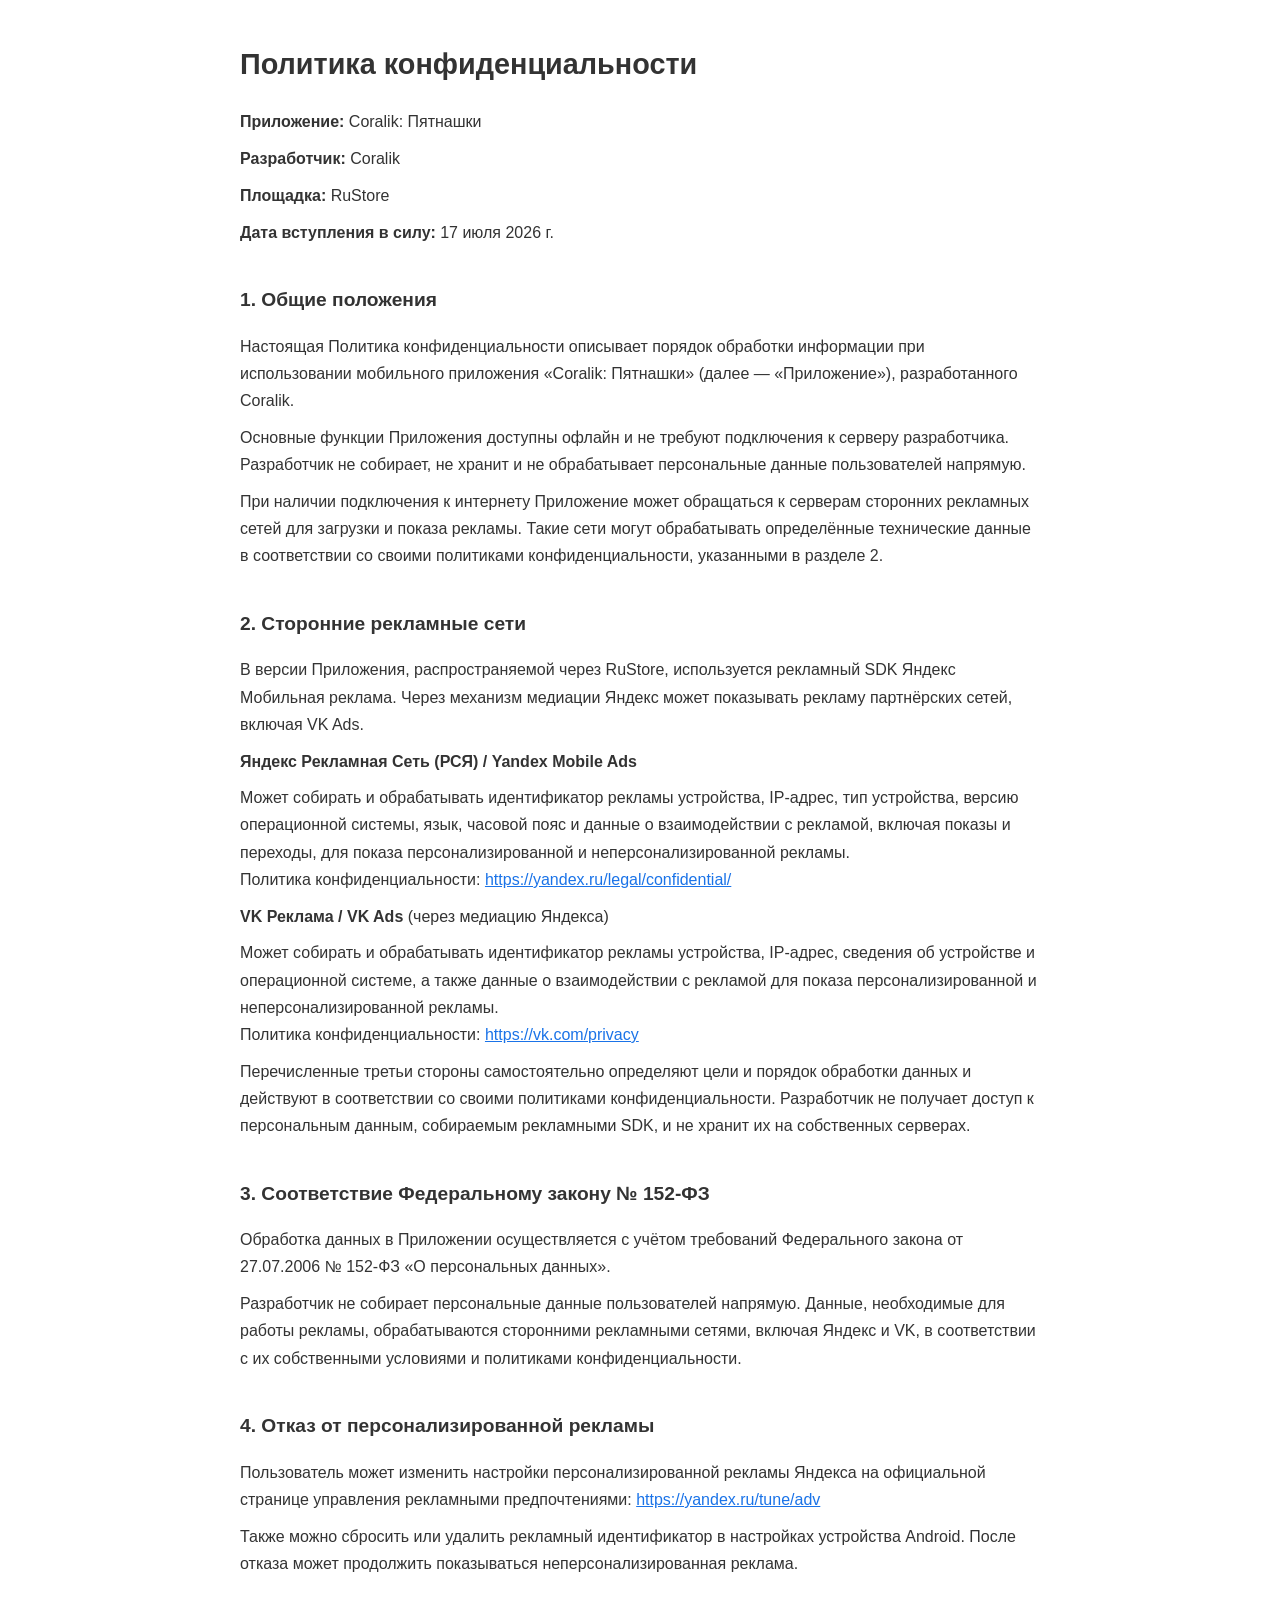
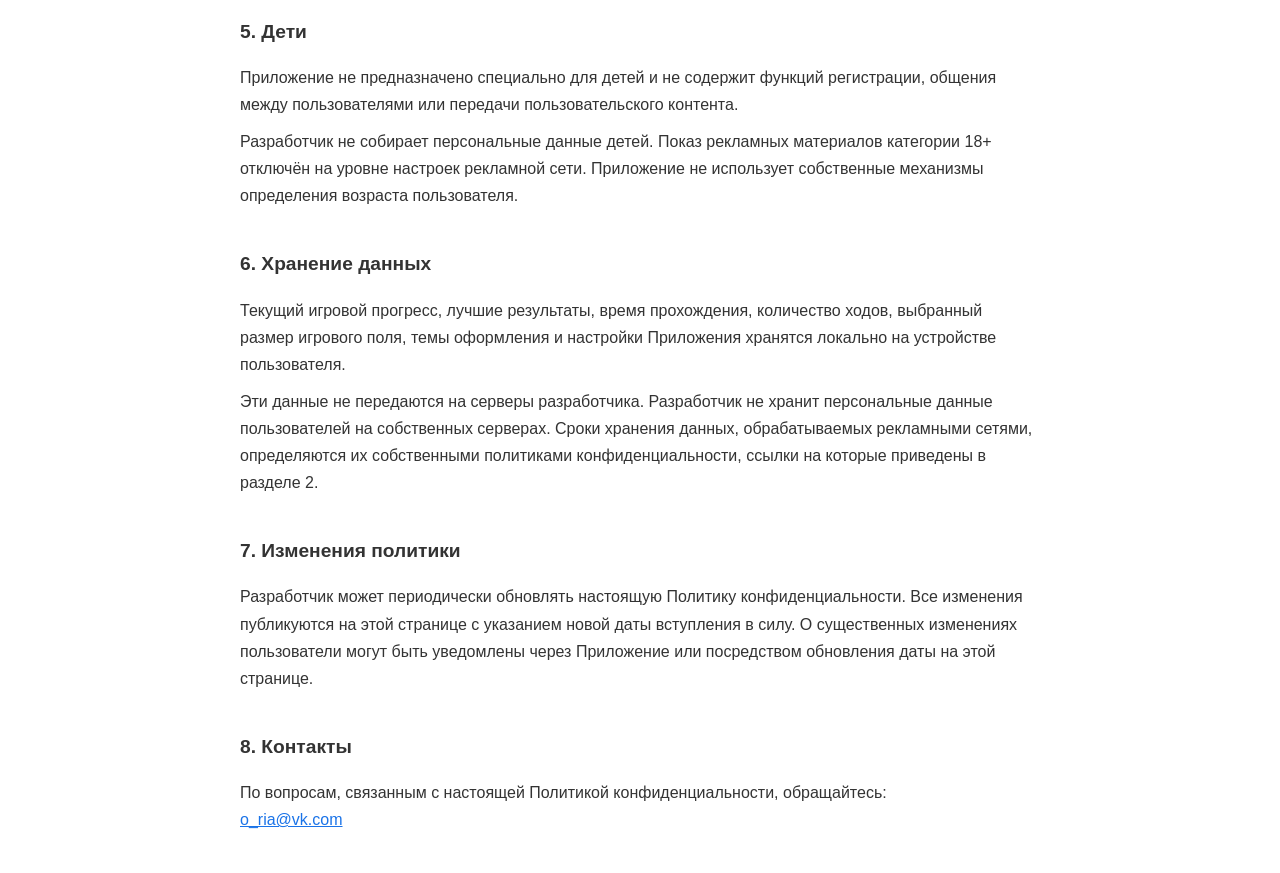
<file: games/fifteenpuzzle/privacy_policy_rustore.html>
<!DOCTYPE html>
<html lang="ru">
<head>
  <meta charset="UTF-8" />
  <meta name="viewport" content="width=device-width, initial-scale=1.0" />
  <title>Политика конфиденциальности — Coralik: Пятнашки (RuStore)</title>
  <style>
    body {
      font-family: Arial, sans-serif;
      max-width: 800px;
      margin: 40px auto;
      padding: 0 20px;
      color: #333;
      line-height: 1.7;
    }
    h1 { font-size: 1.8em; }
    h2 { font-size: 1.2em; margin-top: 2em; }
    p  { margin: 0.6em 0; }
    ul { margin: 0.6em 0; padding-left: 1.4em; }
    li { margin: 0.3em 0; }
    a  { color: #1a73e8; }
  </style>
</head>
<body>

  <h1>Политика конфиденциальности</h1>
  <p><strong>Приложение:</strong> Coralik: Пятнашки</p>
  <p><strong>Разработчик:</strong> Coralik</p>
  <p><strong>Площадка:</strong> RuStore</p>
  <p><strong>Дата вступления в силу:</strong> 17 июля 2026 г.</p>

  <h2>1. Общие положения</h2>
  <p>
    Настоящая Политика конфиденциальности описывает порядок обработки информации при
    использовании мобильного приложения «Coralik: Пятнашки» (далее — «Приложение»),
    разработанного Coralik.
  </p>
  <p>
    Основные функции Приложения доступны офлайн и не требуют подключения к серверу
    разработчика. Разработчик не собирает, не хранит и не обрабатывает персональные
    данные пользователей напрямую.
  </p>
  <p>
    При наличии подключения к интернету Приложение может обращаться к серверам
    сторонних рекламных сетей для загрузки и показа рекламы. Такие сети могут
    обрабатывать определённые технические данные в соответствии со своими политиками
    конфиденциальности, указанными в разделе 2.
  </p>

  <h2>2. Сторонние рекламные сети</h2>
  <p>
    В версии Приложения, распространяемой через RuStore, используется рекламный SDK
    Яндекс Мобильная реклама. Через механизм медиации Яндекс может показывать рекламу
    партнёрских сетей, включая VK Ads.
  </p>

  <p><strong>Яндекс Рекламная Сеть (РСЯ) / Yandex Mobile Ads</strong></p>
  <p>
    Может собирать и обрабатывать идентификатор рекламы устройства, IP-адрес,
    тип устройства, версию операционной системы, язык, часовой пояс и данные
    о взаимодействии с рекламой, включая показы и переходы, для показа
    персонализированной и неперсонализированной рекламы.<br />
    Политика конфиденциальности:
    <a href="https://yandex.ru/legal/confidential/" target="_blank" rel="noopener">
      https://yandex.ru/legal/confidential/
    </a>
  </p>

  <p><strong>VK Реклама / VK Ads</strong> (через медиацию Яндекса)</p>
  <p>
    Может собирать и обрабатывать идентификатор рекламы устройства, IP-адрес,
    сведения об устройстве и операционной системе, а также данные о взаимодействии
    с рекламой для показа персонализированной и неперсонализированной рекламы.<br />
    Политика конфиденциальности:
    <a href="https://vk.com/privacy" target="_blank" rel="noopener">
      https://vk.com/privacy
    </a>
  </p>

  <p>
    Перечисленные третьи стороны самостоятельно определяют цели и порядок обработки
    данных и действуют в соответствии со своими политиками конфиденциальности.
    Разработчик не получает доступ к персональным данным, собираемым рекламными SDK,
    и не хранит их на собственных серверах.
  </p>

  <h2>3. Соответствие Федеральному закону № 152-ФЗ</h2>
  <p>
    Обработка данных в Приложении осуществляется с учётом требований Федерального
    закона от 27.07.2006 № 152-ФЗ «О персональных данных».
  </p>
  <p>
    Разработчик не собирает персональные данные пользователей напрямую. Данные,
    необходимые для работы рекламы, обрабатываются сторонними рекламными сетями,
    включая Яндекс и VK, в соответствии с их собственными условиями и политиками
    конфиденциальности.
  </p>

  <h2>4. Отказ от персонализированной рекламы</h2>
  <p>
    Пользователь может изменить настройки персонализированной рекламы Яндекса
    на официальной странице управления рекламными предпочтениями:
    <a href="https://yandex.ru/tune/adv" target="_blank" rel="noopener">
      https://yandex.ru/tune/adv
    </a>
  </p>
  <p>
    Также можно сбросить или удалить рекламный идентификатор в настройках устройства
    Android. После отказа может продолжить показываться неперсонализированная реклама.
  </p>

  <h2>5. Дети</h2>
  <p>
    Приложение не предназначено специально для детей и не содержит функций регистрации,
    общения между пользователями или передачи пользовательского контента.
  </p>
  <p>
    Разработчик не собирает персональные данные детей. Показ рекламных материалов
    категории 18+ отключён на уровне настроек рекламной сети. Приложение не использует
    собственные механизмы определения возраста пользователя.
  </p>

  <h2>6. Хранение данных</h2>
  <p>
    Текущий игровой прогресс, лучшие результаты, время прохождения, количество ходов,
    выбранный размер игрового поля, темы оформления и настройки Приложения хранятся
    локально на устройстве пользователя.
  </p>
  <p>
    Эти данные не передаются на серверы разработчика. Разработчик не хранит персональные
    данные пользователей на собственных серверах. Сроки хранения данных, обрабатываемых
    рекламными сетями, определяются их собственными политиками конфиденциальности,
    ссылки на которые приведены в разделе 2.
  </p>

  <h2>7. Изменения политики</h2>
  <p>
    Разработчик может периодически обновлять настоящую Политику конфиденциальности.
    Все изменения публикуются на этой странице с указанием новой даты вступления
    в силу. О существенных изменениях пользователи могут быть уведомлены через
    Приложение или посредством обновления даты на этой странице.
  </p>

  <h2>8. Контакты</h2>
  <p>
    По вопросам, связанным с настоящей Политикой конфиденциальности, обращайтесь:<br />
    <a href="mailto:o_ria@vk.com">o_ria@vk.com</a>
  </p>

</body>
</html>
</file>
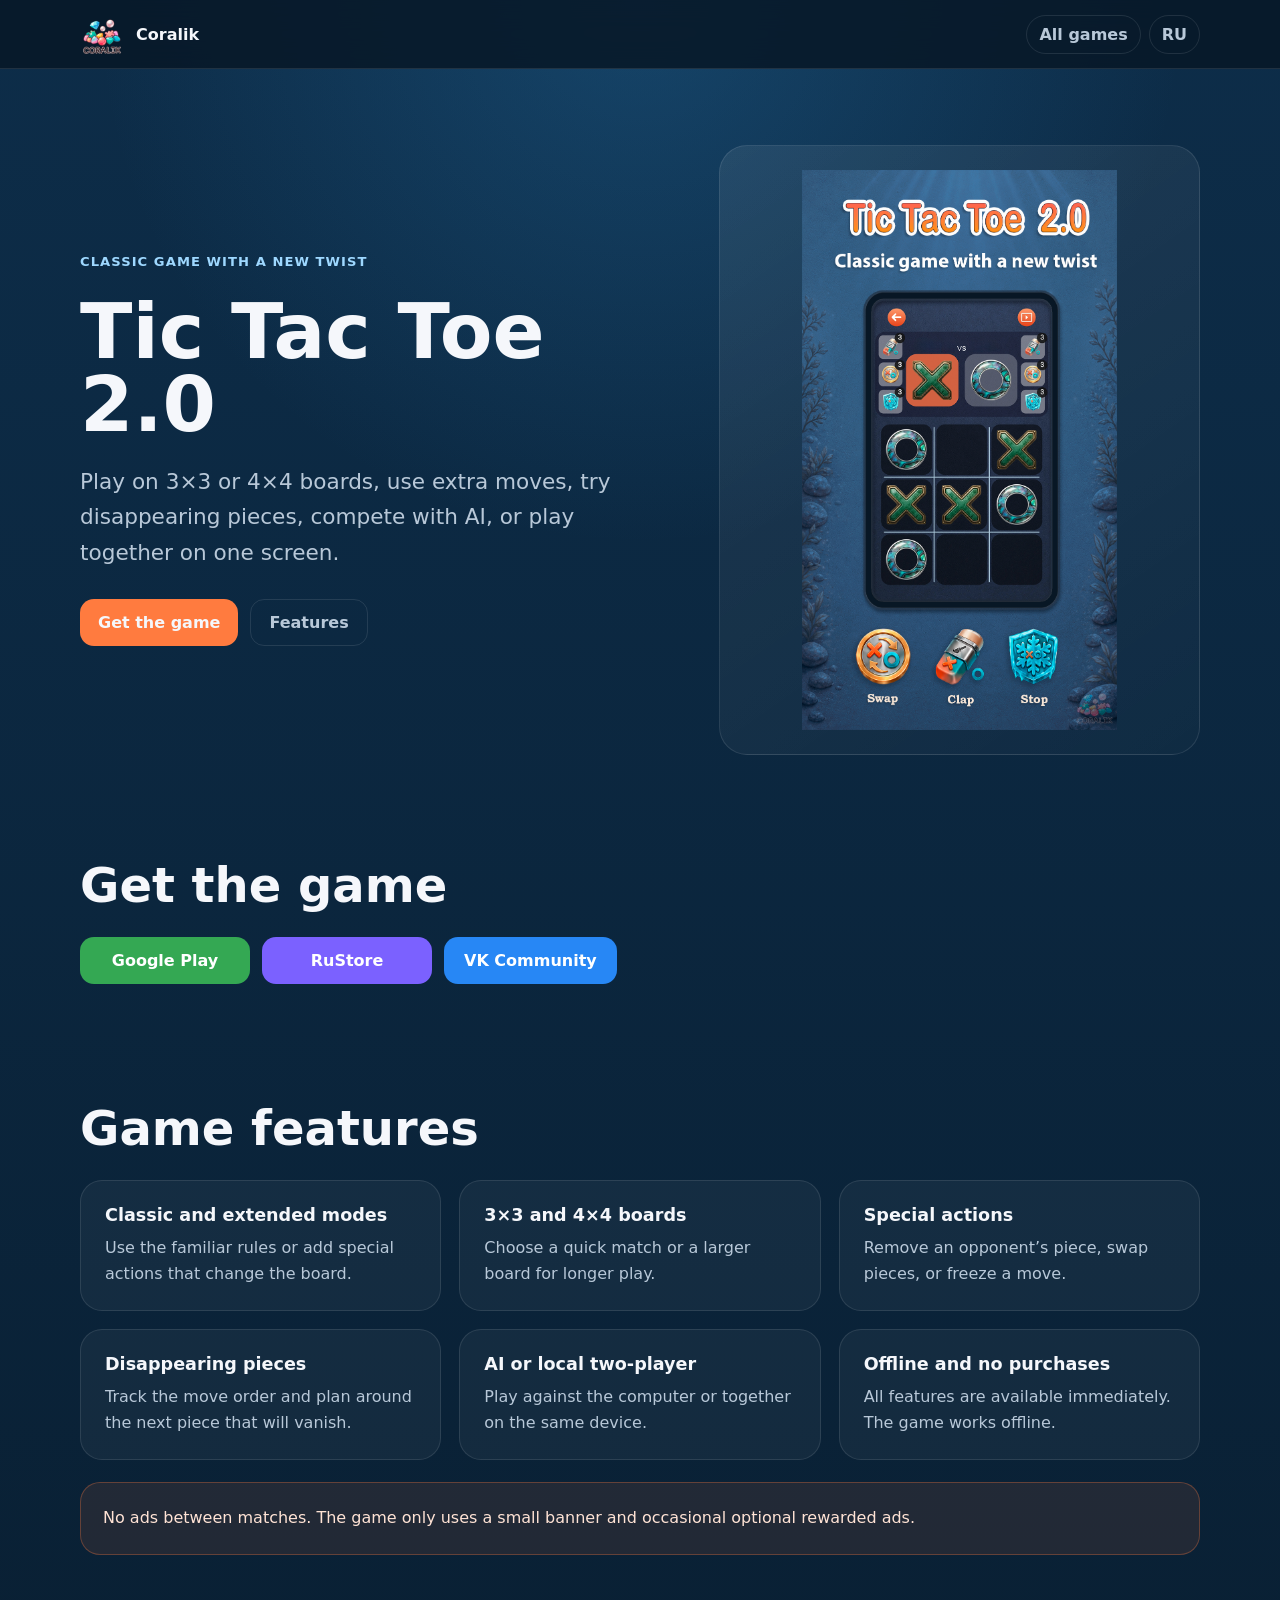
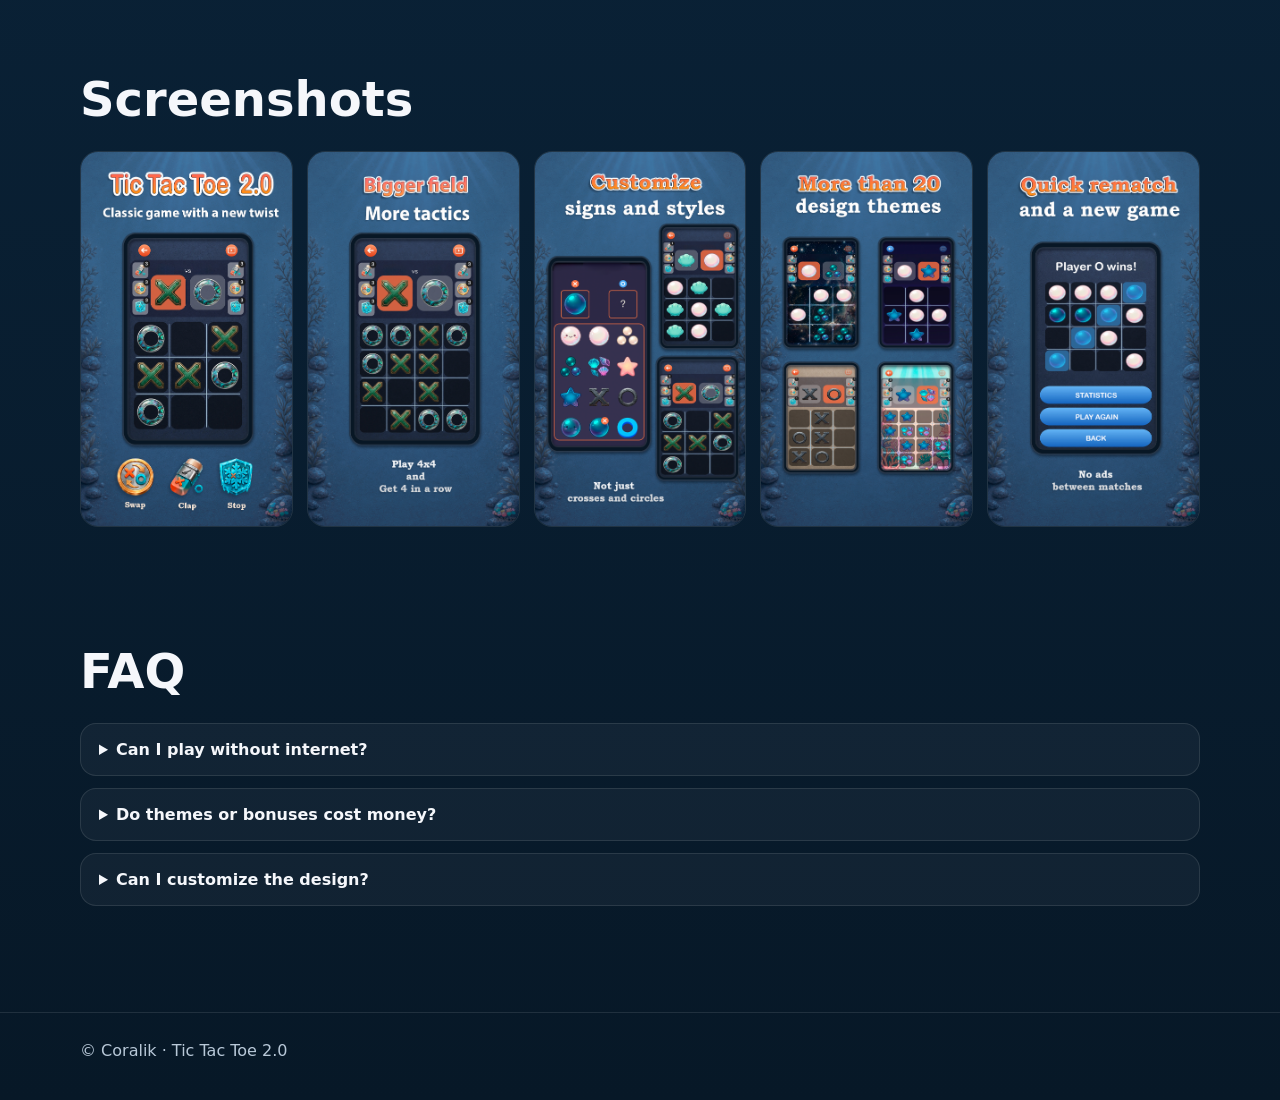
<file: games/tic-tac-toe/en.html>
<!doctype html>
<html lang="en">
<head>
  <meta charset="utf-8">
  <meta name="viewport" content="width=device-width,initial-scale=1">
  <title>Coralik: Tic Tac Toe 2.0</title>
  <meta name="description" content="Tic Tac Toe 2.0 with 3×3 and 4×4 boards, extra mechanics, AI or local two-player mode, and offline play.">
  <link rel="stylesheet" href="styles.css">
</head>
<body>
<header>
  <div class="wrap nav">
    <a class="brand" href="../../en.html">
      <img src="../../assets/LOGO_CORALIK_1.png" alt="Coralik">
      <span>Coralik</span>
    </a>
    <div class="nav-right">
      <a class="nav-link home" href="../../en.html">All games</a>
      <a class="lang" href="index.html">RU</a>
    </div>
  </div>
</header>

<main>
  <section class="wrap hero">
    <div>
      <div class="kicker">Classic game with a new twist</div>
      <h1>Tic Tac Toe 2.0</h1>
      <p class="lead">Play on 3×3 or 4×4 boards, use extra moves, try disappearing pieces, compete with AI, or play together on one screen.</p>
      <div class="actions">
        <a class="btn primary" href="#download">Get the game</a>
        <a class="btn secondary" href="#features">Features</a>
      </div>
    </div>
    <div class="hero-card"><img src="assets/SS_en_1.png" alt="Tic Tac Toe 2.0"></div>
  </section>

  <section id="download" class="section"><div class="wrap">
    <h2>Get the game</h2>
    <div class="store-links">
      <a class="store-button google" href="https://play.google.com/store/apps/details?id=com.coralik.tictactoe" target="_blank" rel="noopener">Google Play</a>
      <a class="store-button rustore" href="https://www.rustore.ru/catalog/app/com.coralik.tictactoe" target="_blank" rel="noopener">RuStore</a>
      <a class="store-button vk" href="https://vk.ru/coralik_game" target="_blank" rel="noopener">VK Community</a>
    </div>
  </div></section>

  <section id="features" class="section"><div class="wrap">
    <h2>Game features</h2>
    <div class="grid">
      <div class="card"><h3>Classic and extended modes</h3><p>Use the familiar rules or add special actions that change the board.</p></div>
      <div class="card"><h3>3×3 and 4×4 boards</h3><p>Choose a quick match or a larger board for longer play.</p></div>
      <div class="card"><h3>Special actions</h3><p>Remove an opponent’s piece, swap pieces, or freeze a move.</p></div>
      <div class="card"><h3>Disappearing pieces</h3><p>Track the move order and plan around the next piece that will vanish.</p></div>
      <div class="card"><h3>AI or local two-player</h3><p>Play against the computer or together on the same device.</p></div>
      <div class="card"><h3>Offline and no purchases</h3><p>All features are available immediately. The game works offline.</p></div>
    </div>
    <div class="note">No ads between matches. The game only uses a small banner and occasional optional rewarded ads.</div>
  </div></section>

  <section class="section"><div class="wrap">
    <h2>Screenshots</h2>
    <div class="gallery">
      <img src="assets/SS_en_1.png" alt="">
      <img src="assets/SS_en_2.png" alt="">
      <img src="assets/SS_en_3.png" alt="">
      <img src="assets/SS_en_4.png" alt="">
      <img src="assets/SS_en_5.png" alt="">
    </div>
  </div></section>

  <section class="section"><div class="wrap">
    <h2>FAQ</h2>
    <div class="faq">
      <details><summary>Can I play without internet?</summary><p>Yes. The game works fully offline.</p></details>
      <details><summary>Do themes or bonuses cost money?</summary><p>No. All features are available from the start, with no in-app purchases or subscriptions.</p></details>
      <details><summary>Can I customize the design?</summary><p>Yes. You can change the background, board style, and the appearance of X and O pieces.</p></details>
    </div>
  </div></section>
</main>

<footer><div class="wrap">© Coralik · Tic Tac Toe 2.0</div></footer>
</body>
</html>
</file>
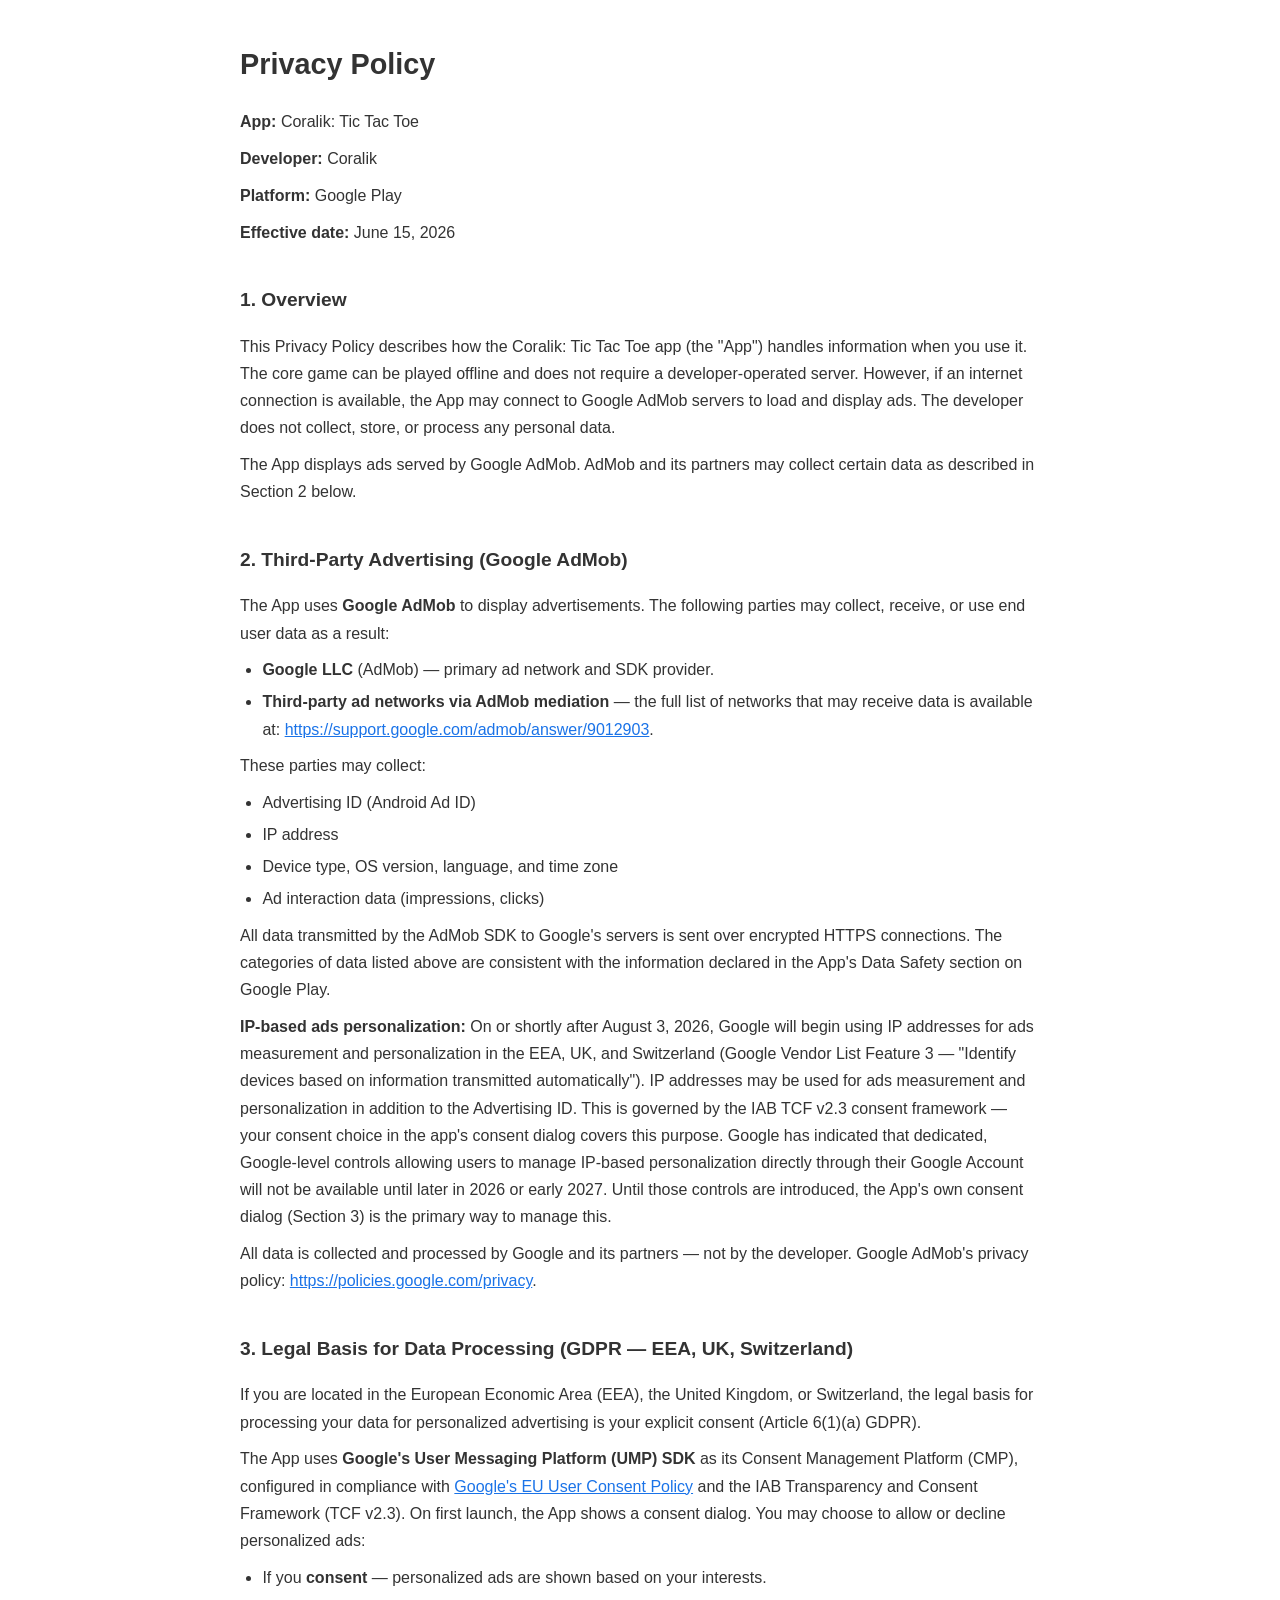
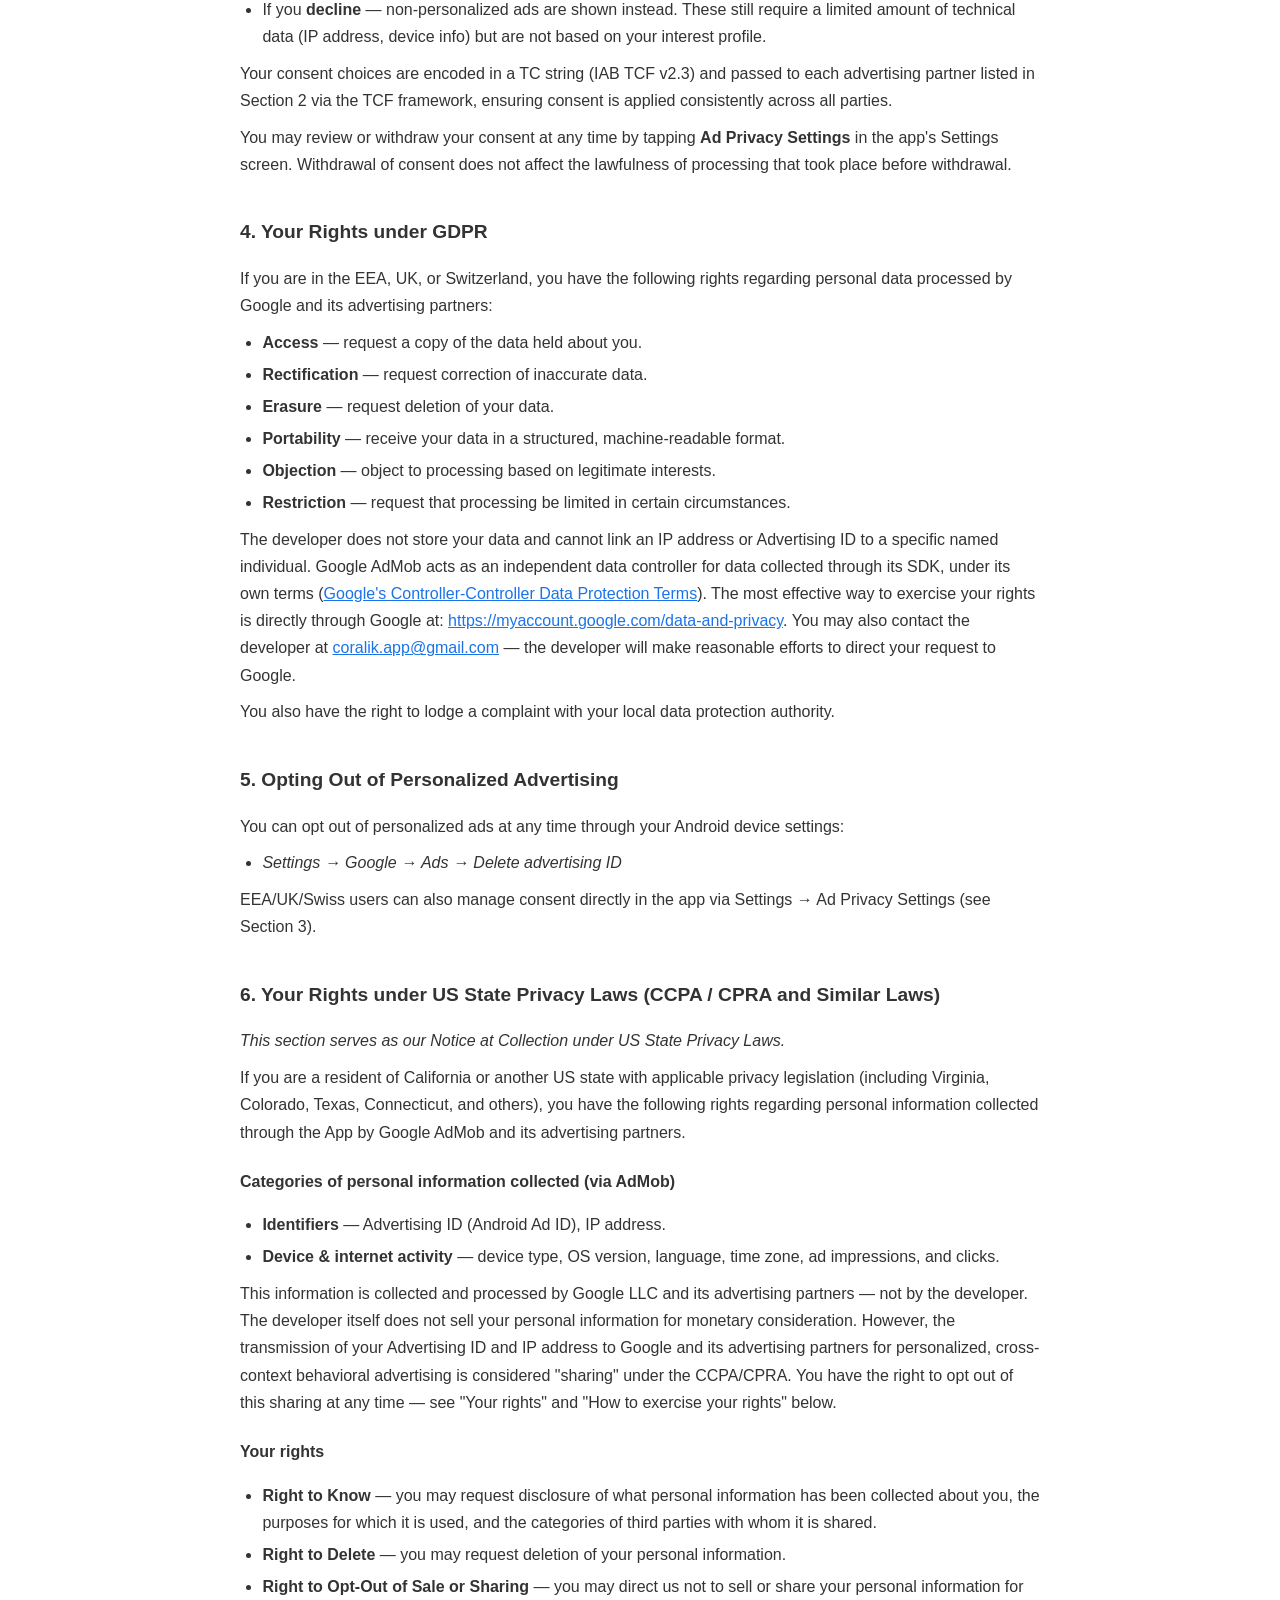
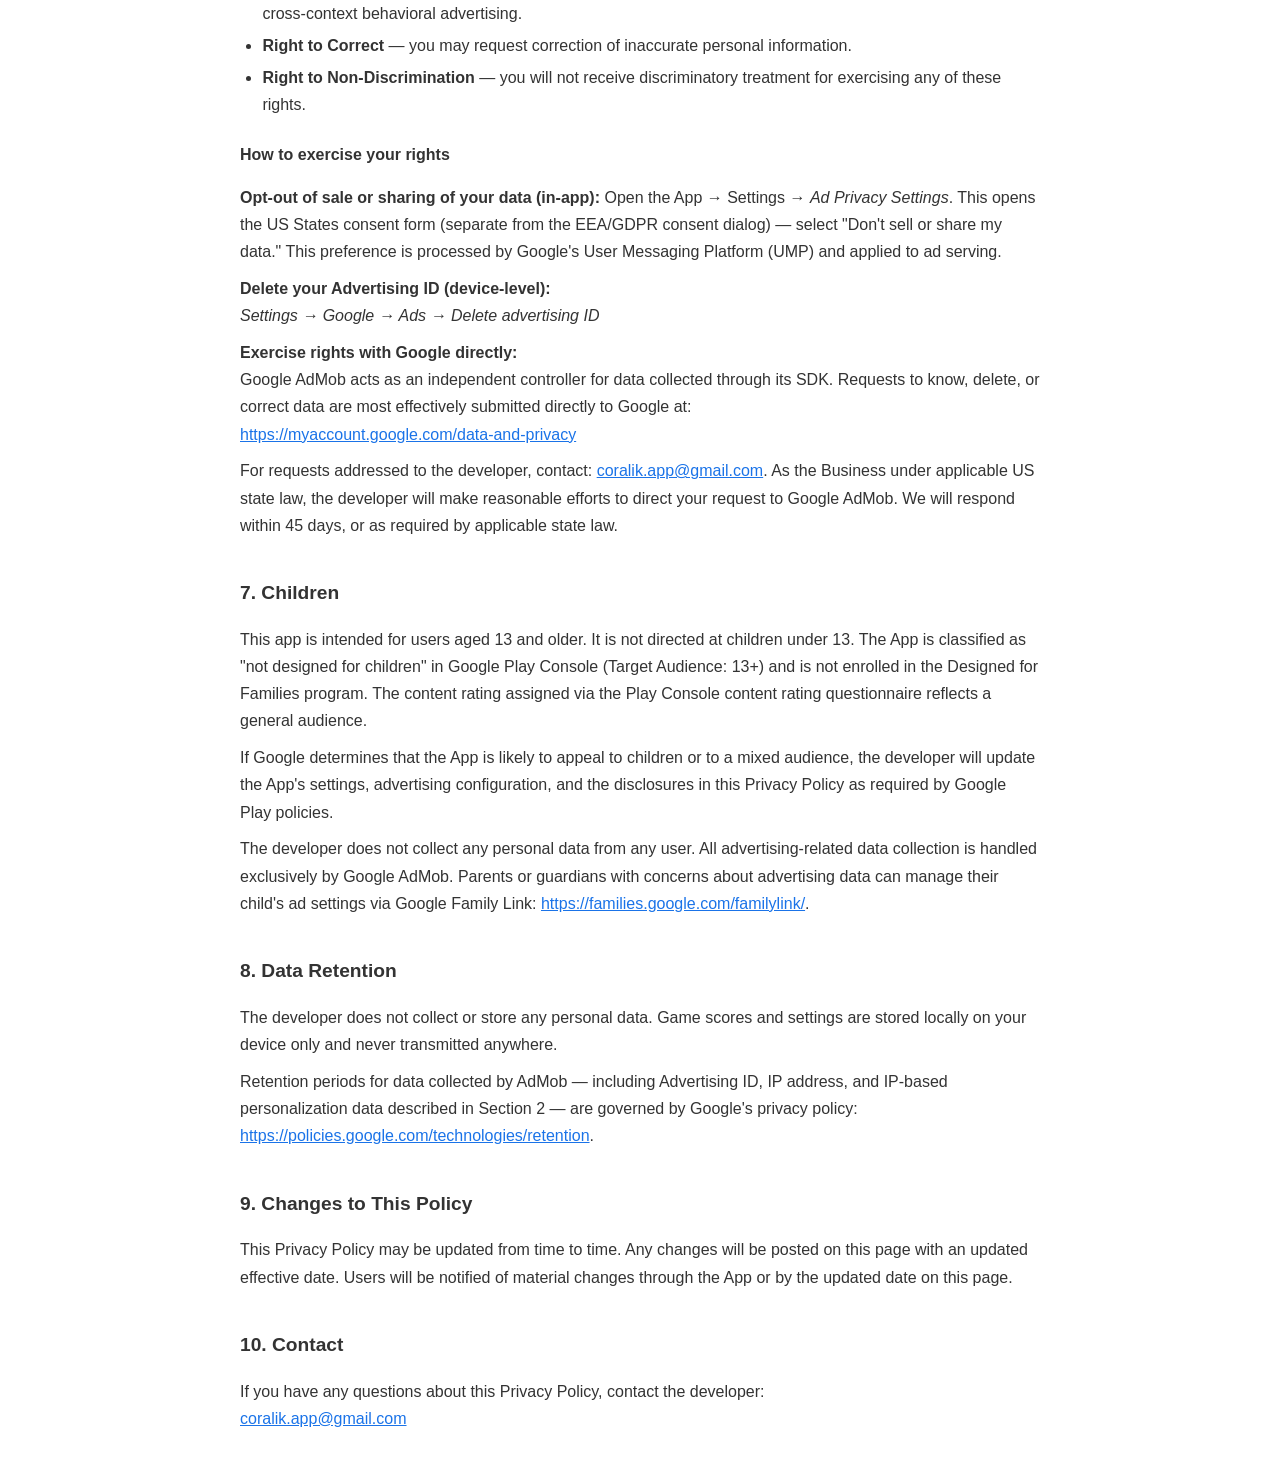
<file: games/tic-tac-toe/privacy_policy_googleplay.html>
<!DOCTYPE html>
<html lang="en">
<head>
  <meta charset="UTF-8" />
  <meta name="viewport" content="width=device-width, initial-scale=1.0" />
  <title>Privacy Policy — Coralik: Tic Tac Toe (Google Play)</title>
  <style>
    body {
      font-family: Arial, sans-serif;
      max-width: 800px;
      margin: 40px auto;
      padding: 0 20px;
      color: #333;
      line-height: 1.7;
    }
    h1 { font-size: 1.8em; }
    h2 { font-size: 1.2em; margin-top: 2em; }
    h3 { font-size: 1.0em; margin-top: 1.4em; }
    p  { margin: 0.6em 0; }
    ul { margin: 0.6em 0; padding-left: 1.4em; }
    li { margin: 0.3em 0; }
    a  { color: #1a73e8; }
  </style>
</head>
<body>

  <h1>Privacy Policy</h1>
  <p><strong>App:</strong> Coralik: Tic Tac Toe</p>
  <p><strong>Developer:</strong> Coralik</p>
  <p><strong>Platform:</strong> Google Play</p>
  <p><strong>Effective date:</strong> June 15, 2026</p>

  <h2>1. Overview</h2>
  <p>
    This Privacy Policy describes how the Coralik: Tic Tac Toe app (the "App") handles information
    when you use it. The core game can be played offline and does not require a
    developer-operated server. However, if an internet connection is available, the App
    may connect to Google AdMob servers to load and display ads. The developer does not
    collect, store, or process any personal data.
  </p>
  <p>
    The App displays ads served by Google AdMob. AdMob and its partners may collect
    certain data as described in Section 2 below.
  </p>

  <h2>2. Third-Party Advertising (Google AdMob)</h2>
  <p>
    The App uses <strong>Google AdMob</strong> to display advertisements. The following
    parties may collect, receive, or use end user data as a result:
  </p>
  <ul>
    <li><strong>Google LLC</strong> (AdMob) — primary ad network and SDK provider.</li>
    <li><strong>Third-party ad networks via AdMob mediation</strong> — the full list of
    networks that may receive data is available at:
    <a href="https://support.google.com/admob/answer/9012903" target="_blank">https://support.google.com/admob/answer/9012903</a>.</li>
  </ul>
  <p>These parties may collect:</p>
  <ul>
    <li>Advertising ID (Android Ad ID)</li>
    <li>IP address</li>
    <li>Device type, OS version, language, and time zone</li>
    <li>Ad interaction data (impressions, clicks)</li>
  </ul>
  <p>
    All data transmitted by the AdMob SDK to Google's servers is sent over encrypted
    HTTPS connections. The categories of data listed above are consistent with the
    information declared in the App's Data Safety section on Google Play.
  </p>
  <p>
    <strong>IP-based ads personalization:</strong> On or shortly after August 3, 2026, Google
    will begin using IP addresses for ads measurement and personalization in the EEA, UK,
    and Switzerland (Google Vendor List Feature 3 — "Identify devices based on information
    transmitted automatically"). IP addresses may be used for ads measurement and
    personalization in addition to the Advertising ID. This is governed by the IAB TCF
    v2.3 consent framework — your consent choice in the app's consent dialog covers
    this purpose. Google has indicated that dedicated, Google-level controls allowing
    users to manage IP-based personalization directly through their Google Account will
    not be available until later in 2026 or early 2027. Until those controls are introduced,
    the App's own consent dialog (Section 3) is the primary way to manage this.
  </p>
  <p>
    All data is collected and processed by Google and its partners — not by the developer.
    Google AdMob's privacy policy:
    <a href="https://policies.google.com/privacy" target="_blank">https://policies.google.com/privacy</a>.
  </p>

  <h2>3. Legal Basis for Data Processing (GDPR — EEA, UK, Switzerland)</h2>
  <p>
    If you are located in the European Economic Area (EEA), the United Kingdom, or
    Switzerland, the legal basis for processing your data for personalized advertising
    is your explicit consent (Article 6(1)(a) GDPR).
  </p>
  <p>
    The App uses <strong>Google's User Messaging Platform (UMP) SDK</strong> as its
    Consent Management Platform (CMP), configured in compliance with
    <a href="https://www.google.com/about/company/user-consent-policy/" target="_blank">Google's EU User Consent Policy</a>
    and the IAB Transparency and Consent Framework (TCF v2.3). On first launch, the App
    shows a consent dialog. You may choose to allow or decline personalized ads:
  </p>
  <ul>
    <li>If you <strong>consent</strong> — personalized ads are shown based on your interests.</li>
    <li>If you <strong>decline</strong> — non-personalized ads are shown instead. These still
    require a limited amount of technical data (IP address, device info) but are not based
    on your interest profile.</li>
  </ul>
  <p>
    Your consent choices are encoded in a TC string (IAB TCF v2.3) and passed to each
    advertising partner listed in Section 2 via the TCF framework, ensuring consent is
    applied consistently across all parties.
  </p>
  <p>
    You may review or withdraw your consent at any time by tapping
    <strong>Ad Privacy Settings</strong> in the app's Settings screen. Withdrawal of consent
    does not affect the lawfulness of processing that took place before withdrawal.
  </p>

  <h2>4. Your Rights under GDPR</h2>
  <p>
    If you are in the EEA, UK, or Switzerland, you have the following rights regarding
    personal data processed by Google and its advertising partners:
  </p>
  <ul>
    <li><strong>Access</strong> — request a copy of the data held about you.</li>
    <li><strong>Rectification</strong> — request correction of inaccurate data.</li>
    <li><strong>Erasure</strong> — request deletion of your data.</li>
    <li><strong>Portability</strong> — receive your data in a structured, machine-readable format.</li>
    <li><strong>Objection</strong> — object to processing based on legitimate interests.</li>
    <li><strong>Restriction</strong> — request that processing be limited in certain circumstances.</li>
  </ul>
  <p>
    The developer does not store your data and cannot link an IP address or Advertising ID
    to a specific named individual. Google AdMob acts as an independent data controller
    for data collected through its SDK, under its own terms
    (<a href="https://business.safety.google/controllerterms/" target="_blank">Google's Controller-Controller Data Protection Terms</a>).
    The most effective way to exercise your rights is directly through Google at:
    <a href="https://myaccount.google.com/data-and-privacy" target="_blank">https://myaccount.google.com/data-and-privacy</a>.
    You may also contact the developer at
    <a href="mailto:coralik.app@gmail.com">coralik.app@gmail.com</a> —
    the developer will make reasonable efforts to direct your request to Google.
  </p>
  <p>You also have the right to lodge a complaint with your local data protection authority.</p>

  <h2>5. Opting Out of Personalized Advertising</h2>
  <p>You can opt out of personalized ads at any time through your Android device settings:</p>
  <ul>
    <li><em>Settings → Google → Ads → Delete advertising ID</em></li>
  </ul>
  <p>
    EEA/UK/Swiss users can also manage consent directly in the app via
    Settings → Ad Privacy Settings (see Section 3).
  </p>

  <h2>6. Your Rights under US State Privacy Laws (CCPA / CPRA and Similar Laws)</h2>
  <p><em>This section serves as our Notice at Collection under US State Privacy Laws.</em></p>
  <p>
    If you are a resident of California or another US state with applicable privacy
    legislation (including Virginia, Colorado, Texas, Connecticut, and others), you
    have the following rights regarding personal information collected through the App
    by Google AdMob and its advertising partners.
  </p>

  <h3>Categories of personal information collected (via AdMob)</h3>
  <ul>
    <li><strong>Identifiers</strong> — Advertising ID (Android Ad ID), IP address.</li>
    <li><strong>Device &amp; internet activity</strong> — device type, OS version,
    language, time zone, ad impressions, and clicks.</li>
  </ul>
  <p>
    This information is collected and processed by Google LLC and its advertising
    partners — not by the developer. The developer itself does not sell your personal
    information for monetary consideration. However, the transmission of your
    Advertising ID and IP address to Google and its advertising partners for
    personalized, cross-context behavioral advertising is considered "sharing" under
    the CCPA/CPRA. You have the right to opt out of this sharing at any time — see
    "Your rights" and "How to exercise your rights" below.
  </p>

  <h3>Your rights</h3>
  <ul>
    <li><strong>Right to Know</strong> — you may request disclosure of what personal
    information has been collected about you, the purposes for which it is used, and the
    categories of third parties with whom it is shared.</li>
    <li><strong>Right to Delete</strong> — you may request deletion of your personal
    information.</li>
    <li><strong>Right to Opt-Out of Sale or Sharing</strong> — you may direct us not
    to sell or share your personal information for cross-context behavioral advertising.</li>
    <li><strong>Right to Correct</strong> — you may request correction of inaccurate
    personal information.</li>
    <li><strong>Right to Non-Discrimination</strong> — you will not receive
    discriminatory treatment for exercising any of these rights.</li>
  </ul>

  <h3>How to exercise your rights</h3>
  <p>
    <strong>Opt-out of sale or sharing of your data (in-app):</strong> Open the App →
    Settings → <em>Ad Privacy Settings</em>. This opens the US States consent form
    (separate from the EEA/GDPR consent dialog) — select "Don't sell or share my data."
    This preference is processed by Google's User Messaging Platform (UMP) and applied
    to ad serving.
  </p>
  <p>
    <strong>Delete your Advertising ID (device-level):</strong><br />
    <em>Settings → Google → Ads → Delete advertising ID</em>
  </p>
  <p>
    <strong>Exercise rights with Google directly:</strong><br />
    Google AdMob acts as an independent controller for data collected through its SDK.
    Requests to know, delete, or correct data are most effectively submitted directly
    to Google at:<br />
    <a href="https://myaccount.google.com/data-and-privacy" target="_blank">
    https://myaccount.google.com/data-and-privacy</a>
  </p>
  <p>
    For requests addressed to the developer, contact:
    <a href="mailto:coralik.app@gmail.com">coralik.app@gmail.com</a>.
    As the Business under applicable US state law, the developer will make reasonable
    efforts to direct your request to Google AdMob. We will respond within 45 days,
    or as required by applicable state law.
  </p>

  <h2>7. Children</h2>
  <p>
    This app is intended for users aged 13 and older. It is not directed at children
    under 13. The App is classified as "not designed for children" in Google Play Console
    (Target Audience: 13+) and is not enrolled in the Designed for Families program.
    The content rating assigned via the Play Console content rating questionnaire reflects
    a general audience.
  </p>
  <p>
    If Google determines that the App is likely to appeal to children or to a mixed
    audience, the developer will update the App's settings, advertising configuration,
    and the disclosures in this Privacy Policy as required by Google Play policies.
  </p>
  <p>
    The developer does not collect any personal data from any user. All advertising-related
    data collection is handled exclusively by Google AdMob. Parents or guardians with
    concerns about advertising data can manage their child's ad settings via Google Family Link:
    <a href="https://families.google.com/familylink/" target="_blank">https://families.google.com/familylink/</a>.
  </p>

  <h2>8. Data Retention</h2>
  <p>
    The developer does not collect or store any personal data. Game scores and settings
    are stored locally on your device only and never transmitted anywhere.
  </p>
  <p>
    Retention periods for data collected by AdMob — including Advertising ID, IP address,
    and IP-based personalization data described in Section 2 — are governed by Google's
    privacy policy:
    <a href="https://policies.google.com/technologies/retention" target="_blank">https://policies.google.com/technologies/retention</a>.
  </p>

  <h2>9. Changes to This Policy</h2>
  <p>
    This Privacy Policy may be updated from time to time. Any changes will be posted on
    this page with an updated effective date. Users will be notified of material changes
    through the App or by the updated date on this page.
  </p>

  <h2>10. Contact</h2>
  <p>
    If you have any questions about this Privacy Policy, contact the developer:<br />
    <a href="mailto:coralik.app@gmail.com">coralik.app@gmail.com</a>
  </p>

</body>
</html>
</file>
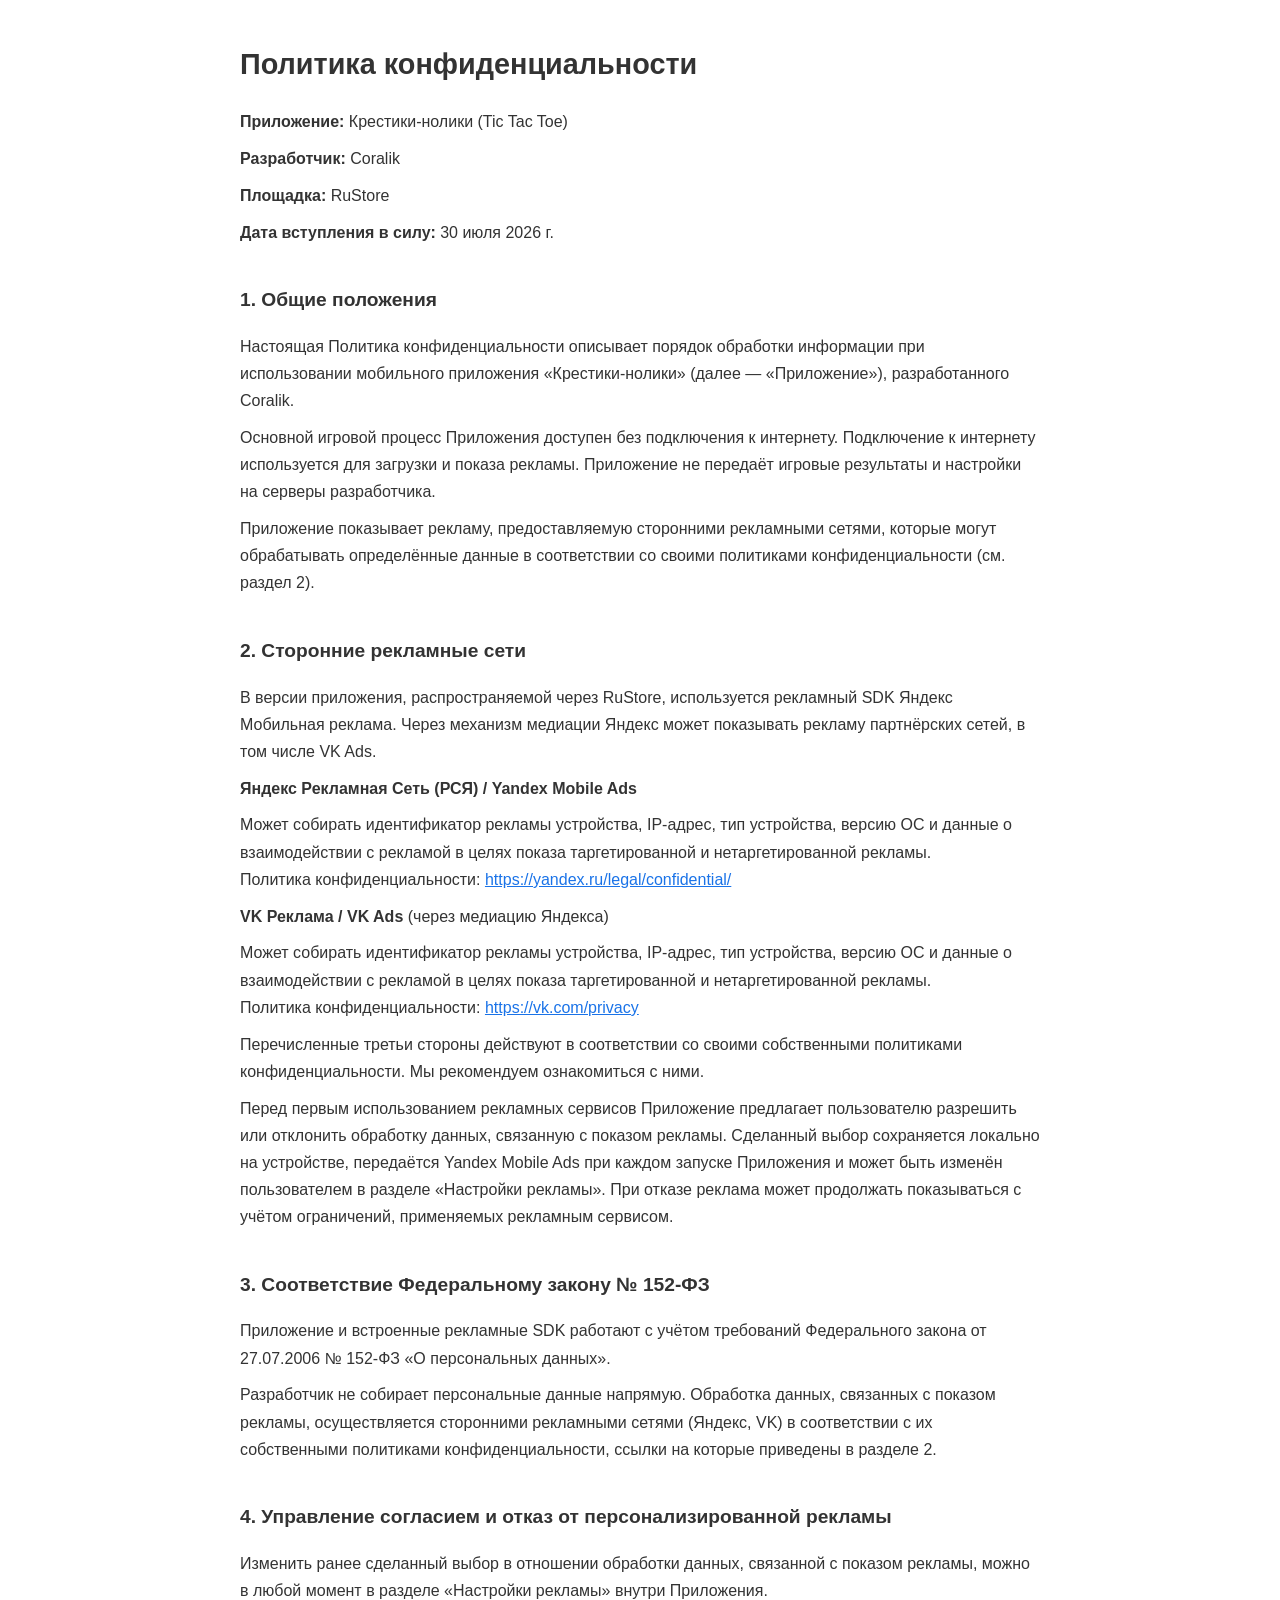
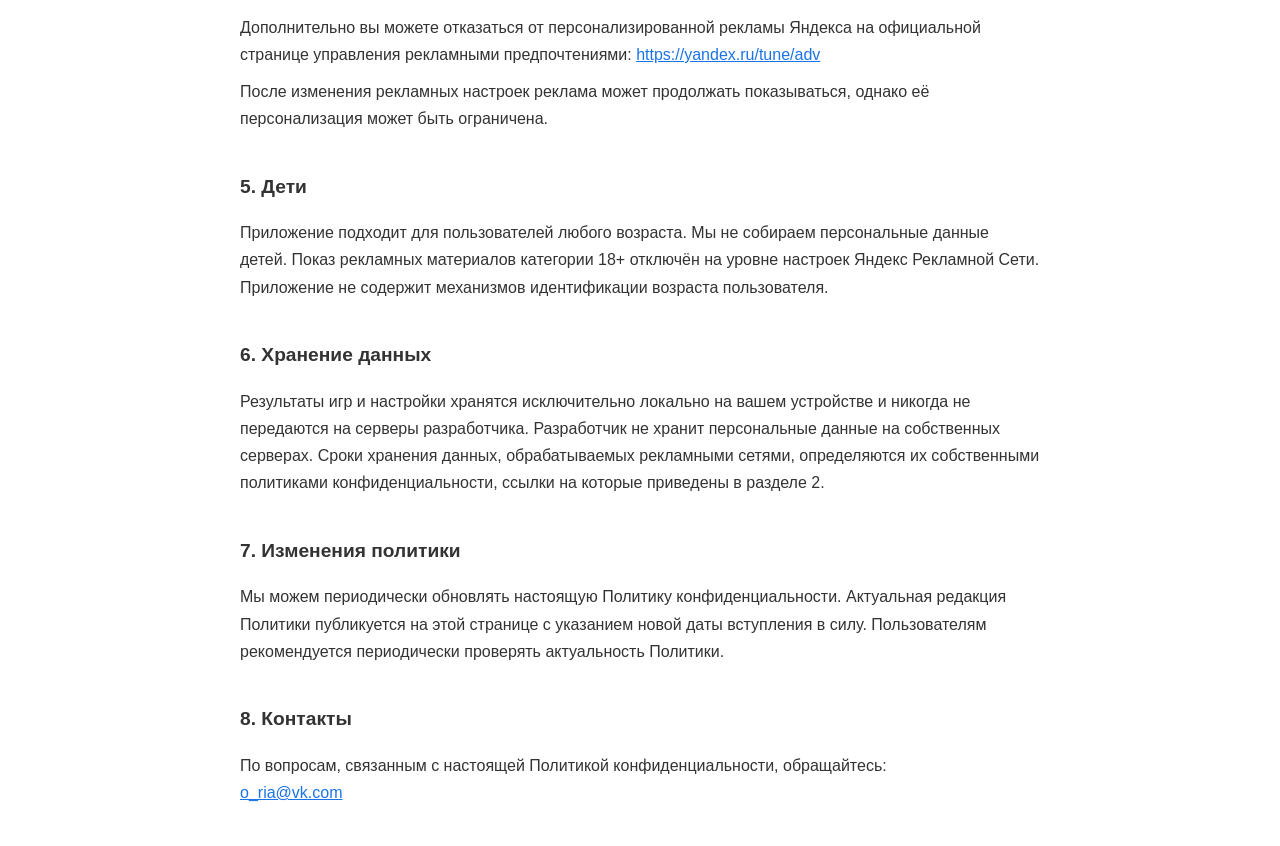
<file: games/tic-tac-toe/privacy_policy_rustore.html>
<!DOCTYPE html>
<html lang="ru">
<head>
  <meta charset="UTF-8" />
  <meta name="viewport" content="width=device-width, initial-scale=1.0" />
  <title>Политика конфиденциальности — Крестики-нолики (RuStore)</title>
  <style>
    body {
      font-family: Arial, sans-serif;
      max-width: 800px;
      margin: 40px auto;
      padding: 0 20px;
      color: #333;
      line-height: 1.7;
    }
    h1 { font-size: 1.8em; }
    h2 { font-size: 1.2em; margin-top: 2em; }
    p  { margin: 0.6em 0; }
    ul { margin: 0.6em 0; padding-left: 1.4em; }
    li { margin: 0.3em 0; }
    a  { color: #1a73e8; }
  </style>
</head>
<body>
  <h1>Политика конфиденциальности</h1>
  <p><strong>Приложение:</strong> Крестики-нолики (Tic Tac Toe)</p>
  <p><strong>Разработчик:</strong> Coralik</p>
  <p><strong>Площадка:</strong> RuStore</p>
  <p><strong>Дата вступления в силу:</strong> 30 июля 2026 г.</p>

  <h2>1. Общие положения</h2>
  <p>
    Настоящая Политика конфиденциальности описывает порядок обработки информации при
    использовании мобильного приложения «Крестики-нолики» (далее — «Приложение»),
    разработанного Coralik.
  </p>
  <p>
    Основной игровой процесс Приложения доступен без подключения к интернету. Подключение
    к интернету используется для загрузки и показа рекламы. Приложение не передаёт игровые
    результаты и настройки на серверы разработчика.
  </p>
  <p>
    Приложение показывает рекламу, предоставляемую сторонними рекламными сетями,
    которые могут обрабатывать определённые данные в соответствии со своими политиками
    конфиденциальности (см. раздел 2).
  </p>

  <h2>2. Сторонние рекламные сети</h2>
  <p>
    В версии приложения, распространяемой через RuStore, используется рекламный SDK
    Яндекс Мобильная реклама. Через механизм медиации Яндекс может показывать рекламу
    партнёрских сетей, в том числе VK Ads.
  </p>
  <p><strong>Яндекс Рекламная Сеть (РСЯ) / Yandex Mobile Ads</strong></p>
  <p>
    Может собирать идентификатор рекламы устройства, IP-адрес, тип устройства,
    версию ОС и данные о взаимодействии с рекламой в целях показа таргетированной
    и нетаргетированной рекламы.<br />
    Политика конфиденциальности:
    <a href="https://yandex.ru/legal/confidential/" target="_blank">https://yandex.ru/legal/confidential/</a>
  </p>
  <p><strong>VK Реклама / VK Ads</strong> (через медиацию Яндекса)</p>
  <p>
    Может собирать идентификатор рекламы устройства, IP-адрес, тип устройства,
    версию ОС и данные о взаимодействии с рекламой в целях показа таргетированной
    и нетаргетированной рекламы.<br />
    Политика конфиденциальности:
    <a href="https://vk.com/privacy" target="_blank">https://vk.com/privacy</a>
  </p>
  <p>
    Перечисленные третьи стороны действуют в соответствии со своими собственными
    политиками конфиденциальности. Мы рекомендуем ознакомиться с ними.
  </p>
  <p>
    Перед первым использованием рекламных сервисов Приложение предлагает пользователю
    разрешить или отклонить обработку данных, связанную с показом рекламы. Сделанный
    выбор сохраняется локально на устройстве, передаётся Yandex Mobile Ads при каждом
    запуске Приложения и может быть изменён пользователем в разделе «Настройки рекламы».
    При отказе реклама может продолжать показываться с учётом ограничений, применяемых
    рекламным сервисом.
  </p>

  <h2>3. Соответствие Федеральному закону № 152-ФЗ</h2>
  <p>
    Приложение и встроенные рекламные SDK работают с учётом требований
    Федерального закона от 27.07.2006 № 152-ФЗ «О персональных данных».
  </p>
  <p>
    Разработчик не собирает персональные данные напрямую. Обработка данных, связанных
    с показом рекламы, осуществляется сторонними рекламными сетями (Яндекс, VK)
    в соответствии с их собственными политиками конфиденциальности, ссылки на которые
    приведены в разделе 2.
  </p>

  <h2>4. Управление согласием и отказ от персонализированной рекламы</h2>
  <p>
    Изменить ранее сделанный выбор в отношении обработки данных, связанной с показом
    рекламы, можно в любой момент в разделе «Настройки рекламы» внутри Приложения.
  </p>
  <p>
    Дополнительно вы можете отказаться от персонализированной рекламы Яндекса
    на официальной странице управления рекламными предпочтениями:
    <a href="https://yandex.ru/tune/adv" target="_blank">https://yandex.ru/tune/adv</a>
  </p>
  <p>
    После изменения рекламных настроек реклама может продолжать показываться, однако
    её персонализация может быть ограничена.
  </p>

  <h2>5. Дети</h2>
  <p>
    Приложение подходит для пользователей любого возраста. Мы не собираем персональные
    данные детей. Показ рекламных материалов категории 18+ отключён на уровне настроек
    Яндекс Рекламной Сети. Приложение не содержит механизмов идентификации возраста
    пользователя.
  </p>

  <h2>6. Хранение данных</h2>
  <p>
    Результаты игр и настройки хранятся исключительно локально на вашем устройстве
    и никогда не передаются на серверы разработчика. Разработчик не хранит персональные
    данные на собственных серверах. Сроки хранения данных, обрабатываемых рекламными
    сетями, определяются их собственными политиками конфиденциальности, ссылки на которые
    приведены в разделе 2.
  </p>

  <h2>7. Изменения политики</h2>
  <p>
    Мы можем периодически обновлять настоящую Политику конфиденциальности. Актуальная
    редакция Политики публикуется на этой странице с указанием новой даты вступления
    в силу. Пользователям рекомендуется периодически проверять актуальность Политики.
  </p>

  <h2>8. Контакты</h2>
  <p>
    По вопросам, связанным с настоящей Политикой конфиденциальности, обращайтесь:<br />
    <a href="mailto:o_ria@vk.com">o_ria@vk.com</a>
  </p>
</body>
</html>
</file>
<file: games/tic-tac-toe/styles.css>
:root{
  --bg:#071827;
  --bg2:#0d2d49;
  --text:#f5f7fb;
  --muted:#b8c8d8;
  --accent:#ff7b3f;
  --line:rgba(255,255,255,.10);
}
*{box-sizing:border-box}
html{scroll-behavior:smooth}
body{
  margin:0;
  font-family:Inter,system-ui,-apple-system,BlinkMacSystemFont,"Segoe UI",sans-serif;
  color:var(--text);
  background:
    radial-gradient(circle at top,rgba(44,130,190,.28),transparent 34rem),
    linear-gradient(180deg,var(--bg2),var(--bg));
}
a{color:inherit;text-decoration:none}
.wrap{width:min(1120px,calc(100% - 32px));margin:auto}
header{
  position:sticky;top:0;z-index:20;
  background:rgba(7,24,39,.86);
  backdrop-filter:blur(14px);
  border-bottom:1px solid var(--line);
}
.nav{min-height:68px;display:flex;align-items:center;justify-content:space-between;gap:16px}
.brand{display:flex;align-items:center;gap:12px;font-weight:800}
.brand img{width:44px;height:44px;object-fit:contain}
.nav-right{display:flex;align-items:center;gap:8px;flex-wrap:wrap}
.nav-link,.lang{
  padding:9px 12px;border:1px solid var(--line);border-radius:999px;
  color:var(--muted);font-weight:700
}
.nav-link:hover,.lang:hover{color:#fff;border-color:rgba(255,123,63,.5)}
.hero{
  padding:76px 0 44px;
  display:grid;grid-template-columns:1.1fr .9fr;gap:52px;align-items:center
}
.kicker{color:#9ed8ff;font-weight:800;letter-spacing:.08em;text-transform:uppercase;font-size:.82rem}
h1{font-size:clamp(2.4rem,6vw,5.4rem);line-height:.95;margin:.35em 0 .25em}
.lead{font-size:clamp(1.05rem,2vw,1.35rem);line-height:1.65;color:var(--muted);max-width:700px}
.hero-card{
  background:linear-gradient(145deg,rgba(255,255,255,.08),rgba(255,255,255,.02));
  border:1px solid var(--line);border-radius:28px;padding:24px
}
.hero-card img{display:block;width:100%;max-height:560px;object-fit:contain}
.actions{display:flex;flex-wrap:wrap;gap:12px;margin-top:28px}
.btn{
  display:inline-flex;align-items:center;justify-content:center;
  padding:13px 18px;border-radius:14px;font-weight:800
}
.btn.primary{background:var(--accent)}
.btn.secondary{border:1px solid var(--line);color:var(--muted)}
.section{padding:58px 0}
.section h2{font-size:clamp(1.8rem,4vw,3rem);margin:0 0 24px}
.store-links{display:flex;flex-wrap:wrap;gap:12px}
.store-button{
  display:inline-flex;align-items:center;justify-content:center;
  min-width:170px;padding:14px 20px;border-radius:14px;color:#fff;font-weight:800
}
.google{background:#34a853}
.rustore{background:#7b61ff}
.vk{background:#2787f5}
.grid{display:grid;grid-template-columns:repeat(3,1fr);gap:18px}
.card{
  padding:24px;border-radius:22px;background:rgba(255,255,255,.045);
  border:1px solid var(--line)
}
.card h3{margin:0 0 10px;font-size:1.1rem}
.card p{margin:0;color:var(--muted);line-height:1.6}
.gallery{display:grid;grid-template-columns:repeat(5,1fr);gap:14px}
.gallery img{
  width:100%;display:block;border-radius:18px;border:1px solid var(--line)
}
.note{
  margin-top:22px;padding:22px;border-radius:20px;
  background:rgba(255,123,63,.10);border:1px solid rgba(255,123,63,.3);
  color:#ffe3d5;line-height:1.65
}
.faq{display:grid;gap:12px}
details{
  background:rgba(255,255,255,.045);border:1px solid var(--line);
  border-radius:16px;padding:16px 18px
}
summary{cursor:pointer;font-weight:800}
details p{color:var(--muted);line-height:1.6}
footer{margin-top:48px;padding:28px 0 40px;border-top:1px solid var(--line);color:var(--muted)}
@media(max-width:900px){
  .hero{grid-template-columns:1fr;text-align:center}
  .lead{margin:auto}.actions,.store-links{justify-content:center}
  .hero-card{max-width:460px;margin:auto}
  .grid{grid-template-columns:1fr 1fr}
  .gallery{grid-template-columns:repeat(2,1fr)}
}
@media(max-width:560px){
  .grid{grid-template-columns:1fr}
  .gallery{grid-template-columns:1fr}
  .brand span{display:none}
  .nav-link.home{display:none}
}
</file>
